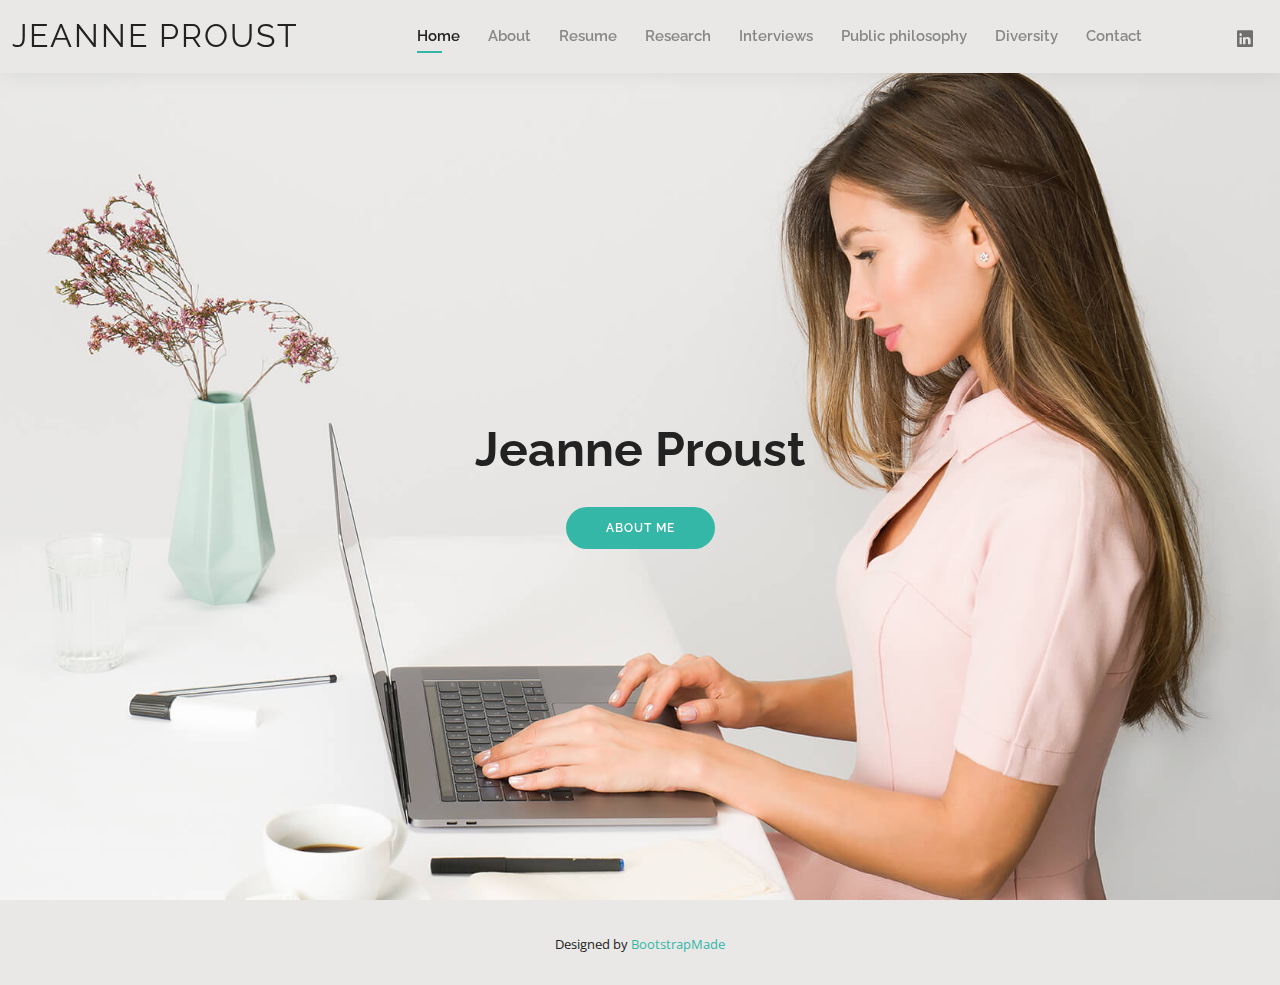
<file: index.html>
<!DOCTYPE html>
<html lang="en">

<head>
  <meta charset="utf-8">
  <meta content="width=device-width, initial-scale=1.0" name="viewport">

  <title>Jeanne Proust</title>
  <meta content="" name="description">
  <meta content="" name="keywords">

  <!-- Favicons -->
  <link href="assets/img/jpicon.png" rel="icon">
  <link href="assets/img/jpicon.png" rel="apple-touch-icon">

  <!-- Google Fonts -->
  <link href="https://fonts.googleapis.com/css?family=Open+Sans:300,300i,400,400i,600,600i,700,700i|Raleway:300,300i,400,400i,500,500i,600,600i,700,700i|Poppins:300,300i,400,400i,500,500i,600,600i,700,700i" rel="stylesheet">

  <!-- Vendor CSS Files -->
  <link href="assets/vendor/aos/aos.css" rel="stylesheet">
  <link href="assets/vendor/bootstrap/css/bootstrap.min.css" rel="stylesheet">
  <link href="assets/vendor/bootstrap-icons/bootstrap-icons.css" rel="stylesheet">
  <link href="assets/vendor/boxicons/css/boxicons.min.css" rel="stylesheet">
  <link href="assets/vendor/glightbox/css/glightbox.min.css" rel="stylesheet">
  <link href="assets/vendor/swiper/swiper-bundle.min.css" rel="stylesheet">

  <!-- Template Main CSS File -->
  <link href="assets/css/style.css" rel="stylesheet">

  <!-- =======================================================
  * Template Name: Kelly - v4.0.1
  * Template URL: https://bootstrapmade.com/kelly-free-bootstrap-cv-resume-html-template/
  * Author: BootstrapMade.com
  * License: https://bootstrapmade.com/license/
  ======================================================== -->
</head>

<body>
 <!-- ======= Header ======= -->
  <header id="header" class="fixed-top">
    <div class="container-fluid d-flex justify-content-between align-items-center">

      <h1 class="logo me-auto me-lg-0"><a href="index.html">Jeanne Proust</a></h1>
      <!-- Uncomment below if you prefer to use an image logo -->
      <!-- <a href="index.html" class="logo"><img src="assets/img/logo.png" alt="" class="img-fluid"></a>-->

      <nav id="navbar" class="navbar order-last order-lg-0">
        <ul>
          <li><a class="active" href="index.html">Home</a></li>
          <li><a href="about.html">About</a></li>
          <li><a href="resume.html">Resume</a></li>
          <li><a href="publications.html">Research</a></li>
          <li><a href="portfolio.html">Interviews</a></li>
          <li><a href="services.html">Public philosophy</a></li>
          <li><a href="diversity.html">Diversity</a></li>          
          <li><a href="contact.html">Contact</a></li>
        </ul>
        <i class="bi bi-list mobile-nav-toggle"></i>
      </nav><!-- .navbar -->

      <div class="header-social-links">
        <a href="https://www.linkedin.com/in/jeanne-proust-74162b40/" target="_blank" class="linkedin"><i class="bi bi-linkedin"></i></i></a>
      </div>

    </div>

  </header><!-- End Header -->

  <!-- ======= Hero Section ======= -->
  <section id="hero" class="d-flex align-items-center">
    <div class="container d-flex flex-column align-items-center" data-aos="zoom-in" data-aos-delay="100">
      <h1>Jeanne Proust</h1>
<!--       <h2>Description?</h2>
      <h2>Bio</h2> -->
      <a href="about.html" class="btn-about">About Me</a>
    </div>
  </section><!-- End Hero -->

  <!-- ======= Footer ======= -->
  <footer id="footer">
    <div class="container">
      <div class="credits">
        <!-- All the links in the footer should remain intact. -->
        <!-- You can delete the links only if you purchased the pro version. -->
        <!-- Licensing information: https://bootstrapmade.com/license/ -->
        <!-- Purchase the pro version with working PHP/AJAX contact form: https://bootstrapmade.com/kelly-free-bootstrap-cv-resume-html-template/ -->
        Designed by <a href="https://bootstrapmade.com/">BootstrapMade</a>
      </div>
    </div>
  </footer><!-- End  Footer -->

  <div id="preloader"></div>
  <a href="#" class="back-to-top d-flex align-items-center justify-content-center"><i class="bi bi-arrow-up-short"></i></a>

  <!-- Vendor JS Files -->
  <script src="assets/vendor/aos/aos.js"></script>
  <script src="assets/vendor/bootstrap/js/bootstrap.bundle.min.js"></script>
  <script src="assets/vendor/glightbox/js/glightbox.min.js"></script>
  <script src="assets/vendor/isotope-layout/isotope.pkgd.min.js"></script>
  <script src="assets/vendor/php-email-form/validate.js"></script>
  <script src="assets/vendor/purecounter/purecounter.js"></script>
  <script src="assets/vendor/swiper/swiper-bundle.min.js"></script>
  <script src="assets/vendor/waypoints/noframework.waypoints.js"></script>

  <!-- Template Main JS File -->
  <script src="assets/js/main.js"></script>

</body>

</html>
</file>
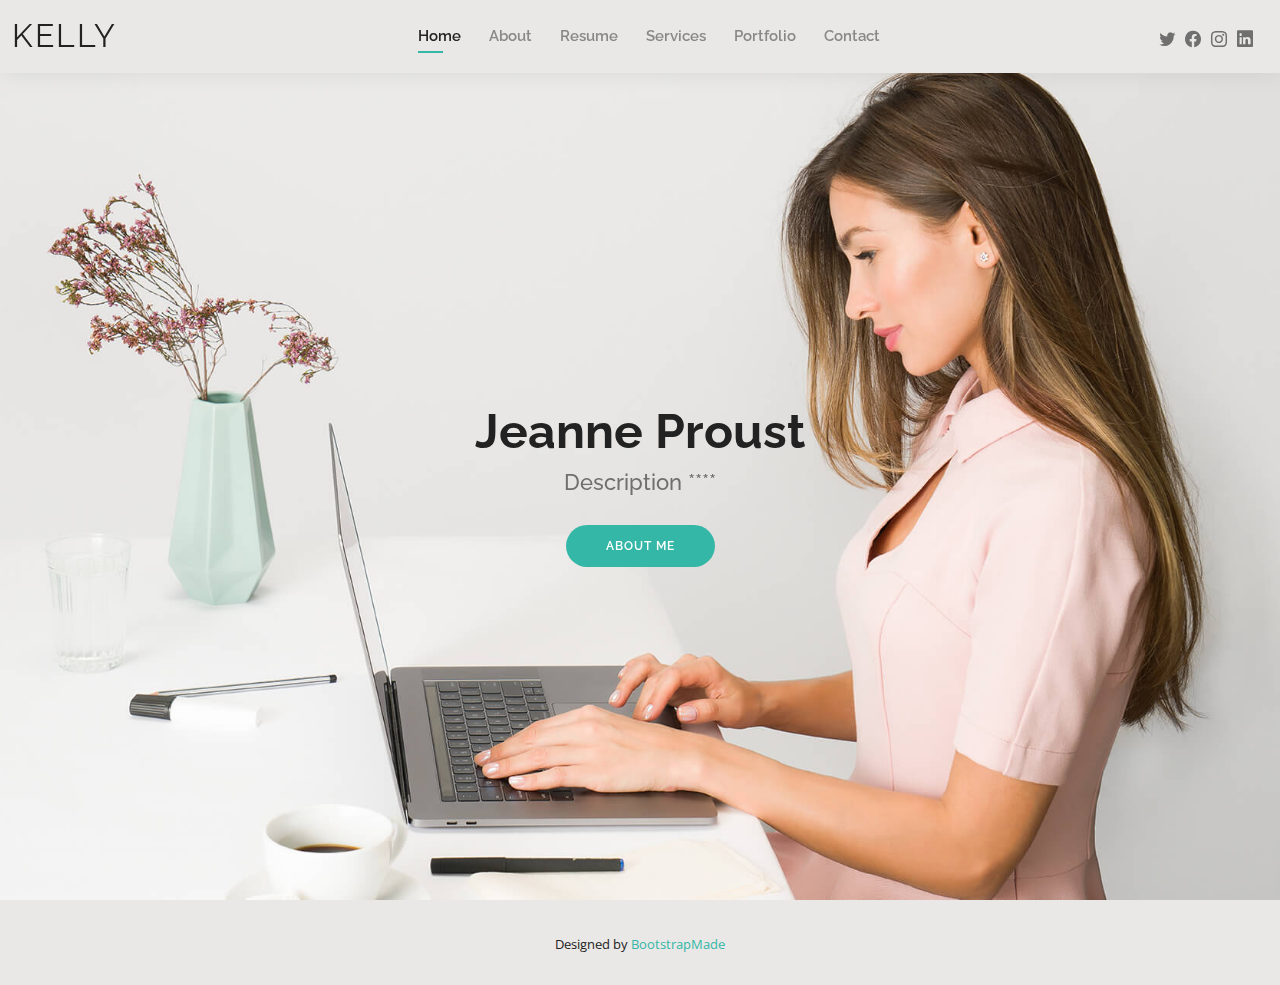
<file: Kelly/index.html>
<!DOCTYPE html>
<html lang="en">

<head>
  <meta charset="utf-8">
  <meta content="width=device-width, initial-scale=1.0" name="viewport">

  <title>Jeanne Proust</title>
  <meta content="" name="description">
  <meta content="" name="keywords">

  <!-- Favicons -->
  <link href="assets/img/favicon.png" rel="icon">
  <link href="assets/img/apple-touch-icon.png" rel="apple-touch-icon">

  <!-- Google Fonts -->
  <link href="https://fonts.googleapis.com/css?family=Open+Sans:300,300i,400,400i,600,600i,700,700i|Raleway:300,300i,400,400i,500,500i,600,600i,700,700i|Poppins:300,300i,400,400i,500,500i,600,600i,700,700i" rel="stylesheet">

  <!-- Vendor CSS Files -->
  <link href="assets/vendor/aos/aos.css" rel="stylesheet">
  <link href="assets/vendor/bootstrap/css/bootstrap.min.css" rel="stylesheet">
  <link href="assets/vendor/bootstrap-icons/bootstrap-icons.css" rel="stylesheet">
  <link href="assets/vendor/boxicons/css/boxicons.min.css" rel="stylesheet">
  <link href="assets/vendor/glightbox/css/glightbox.min.css" rel="stylesheet">
  <link href="assets/vendor/swiper/swiper-bundle.min.css" rel="stylesheet">

  <!-- Template Main CSS File -->
  <link href="assets/css/style.css" rel="stylesheet">

  <!-- =======================================================
  * Template Name: Kelly - v4.0.1
  * Template URL: https://bootstrapmade.com/kelly-free-bootstrap-cv-resume-html-template/
  * Author: BootstrapMade.com
  * License: https://bootstrapmade.com/license/
  ======================================================== -->
</head>

<body>

  <!-- ======= Header ======= -->
  <header id="header" class="fixed-top">
    <div class="container-fluid d-flex justify-content-between align-items-center">

      <h1 class="logo me-auto me-lg-0"><a href="index.html">Kelly</a></h1>
      <!-- Uncomment below if you prefer to use an image logo -->
      <!-- <a href="index.html" class="logo"><img src="assets/img/logo.png" alt="" class="img-fluid"></a>-->

      <nav id="navbar" class="navbar order-last order-lg-0">
        <ul>
          <li><a class="active" href="index.html">Home</a></li>
          <li><a href="about.html">About</a></li>
          <li><a href="resume.html">Resume</a></li>
          <li><a href="services.html">Services</a></li>
          <li><a href="portfolio.html">Portfolio</a></li>
          <li><a href="contact.html">Contact</a></li>
        </ul>
        <i class="bi bi-list mobile-nav-toggle"></i>
      </nav><!-- .navbar -->

      <div class="header-social-links">
        <a href="#" class="twitter"><i class="bi bi-twitter"></i></a>
        <a href="#" class="facebook"><i class="bi bi-facebook"></i></a>
        <a href="#" class="instagram"><i class="bi bi-instagram"></i></a>
        <a href="#" class="linkedin"><i class="bi bi-linkedin"></i></i></a>
      </div>

    </div>

  </header><!-- End Header -->

  <!-- ======= Hero Section ======= -->
  <section id="hero" class="d-flex align-items-center">
    <div class="container d-flex flex-column align-items-center" data-aos="zoom-in" data-aos-delay="100">
      <h1>Jeanne Proust</h1>
      <h2>Description **** </h2>
      <a href="about.html" class="btn-about">About Me</a>
    </div>
  </section><!-- End Hero -->

  <!-- ======= Footer ======= -->
  <footer id="footer">
    <div class="container">
      <div class="credits">
        <!-- All the links in the footer should remain intact. -->
        <!-- You can delete the links only if you purchased the pro version. -->
        <!-- Licensing information: https://bootstrapmade.com/license/ -->
        <!-- Purchase the pro version with working PHP/AJAX contact form: https://bootstrapmade.com/kelly-free-bootstrap-cv-resume-html-template/ -->
        Designed by <a href="https://bootstrapmade.com/">BootstrapMade</a>
      </div>
    </div>
  </footer><!-- End  Footer -->

  <div id="preloader"></div>
  <a href="#" class="back-to-top d-flex align-items-center justify-content-center"><i class="bi bi-arrow-up-short"></i></a>

  <!-- Vendor JS Files -->
  <script src="assets/vendor/aos/aos.js"></script>
  <script src="assets/vendor/bootstrap/js/bootstrap.bundle.min.js"></script>
  <script src="assets/vendor/glightbox/js/glightbox.min.js"></script>
  <script src="assets/vendor/isotope-layout/isotope.pkgd.min.js"></script>
  <script src="assets/vendor/php-email-form/validate.js"></script>
  <script src="assets/vendor/purecounter/purecounter.js"></script>
  <script src="assets/vendor/swiper/swiper-bundle.min.js"></script>
  <script src="assets/vendor/waypoints/noframework.waypoints.js"></script>

  <!-- Template Main JS File -->
  <script src="assets/js/main.js"></script>

</body>

</html>
</file>
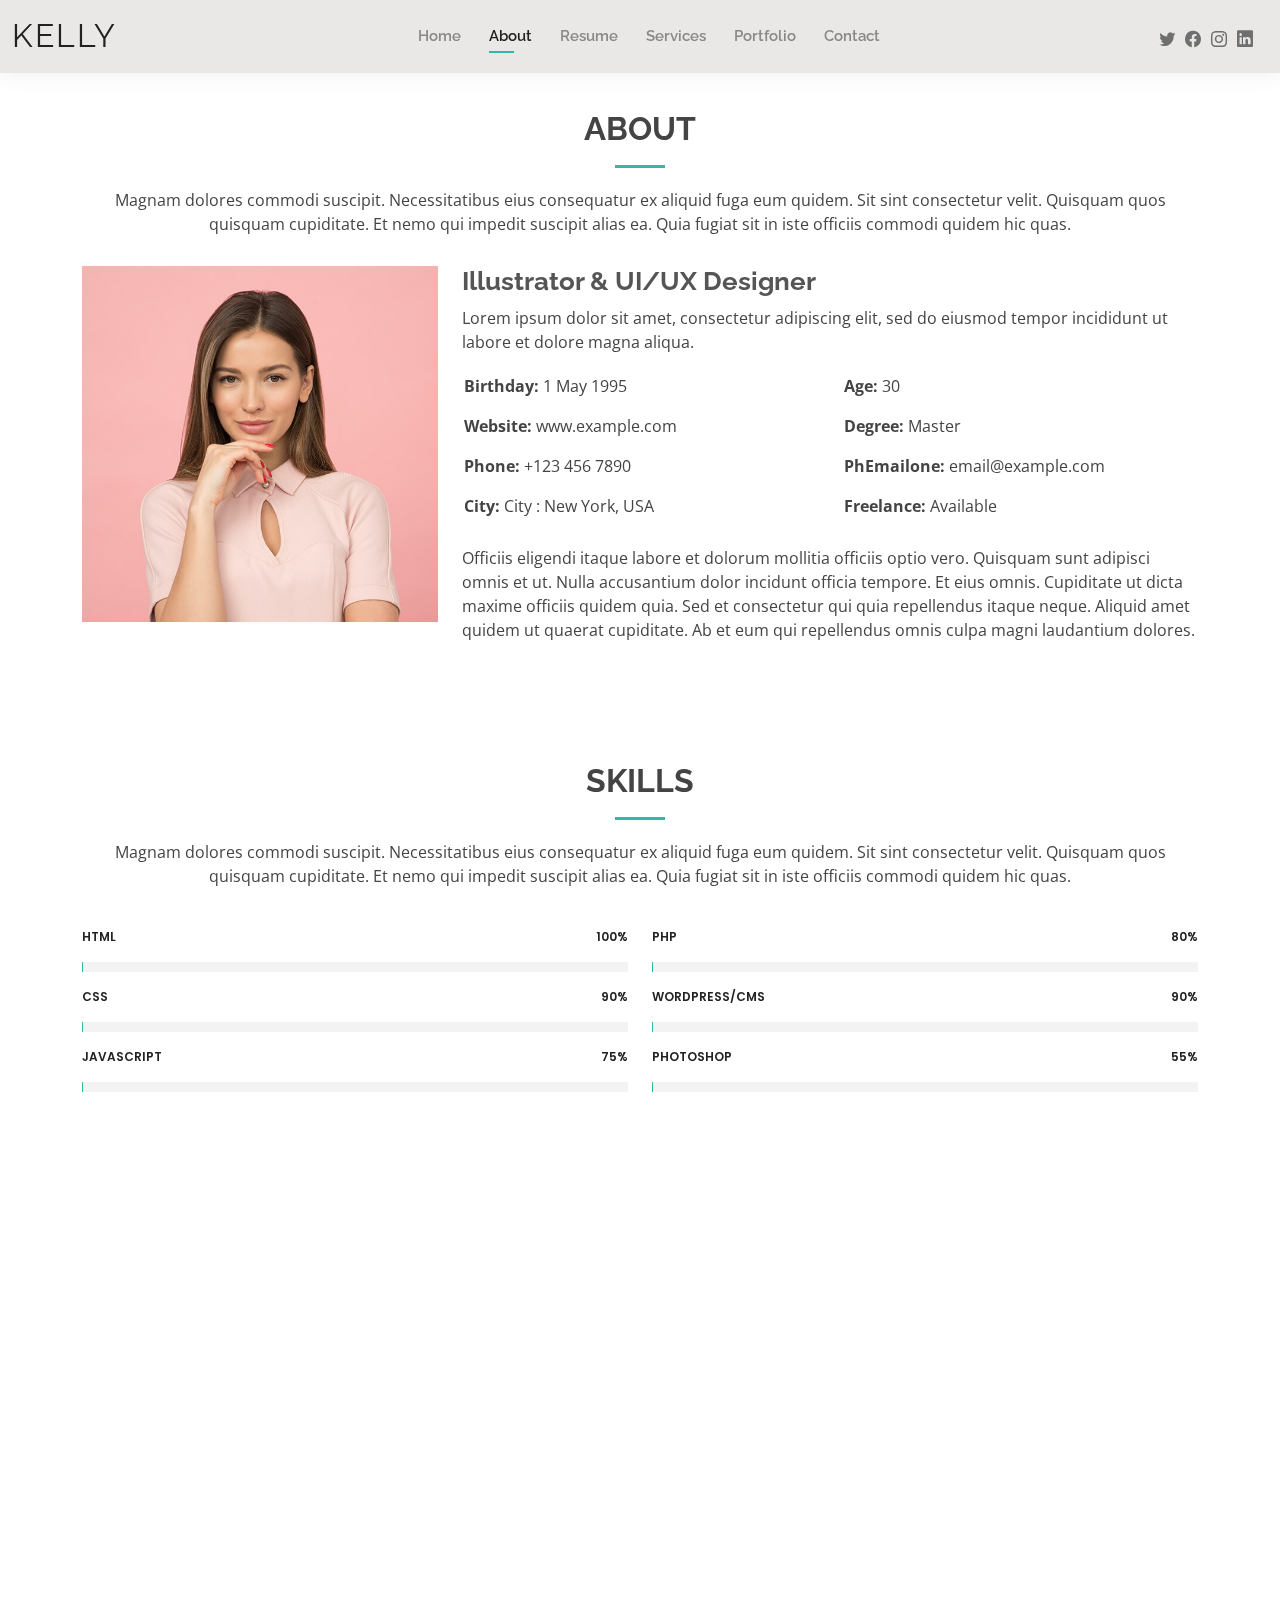
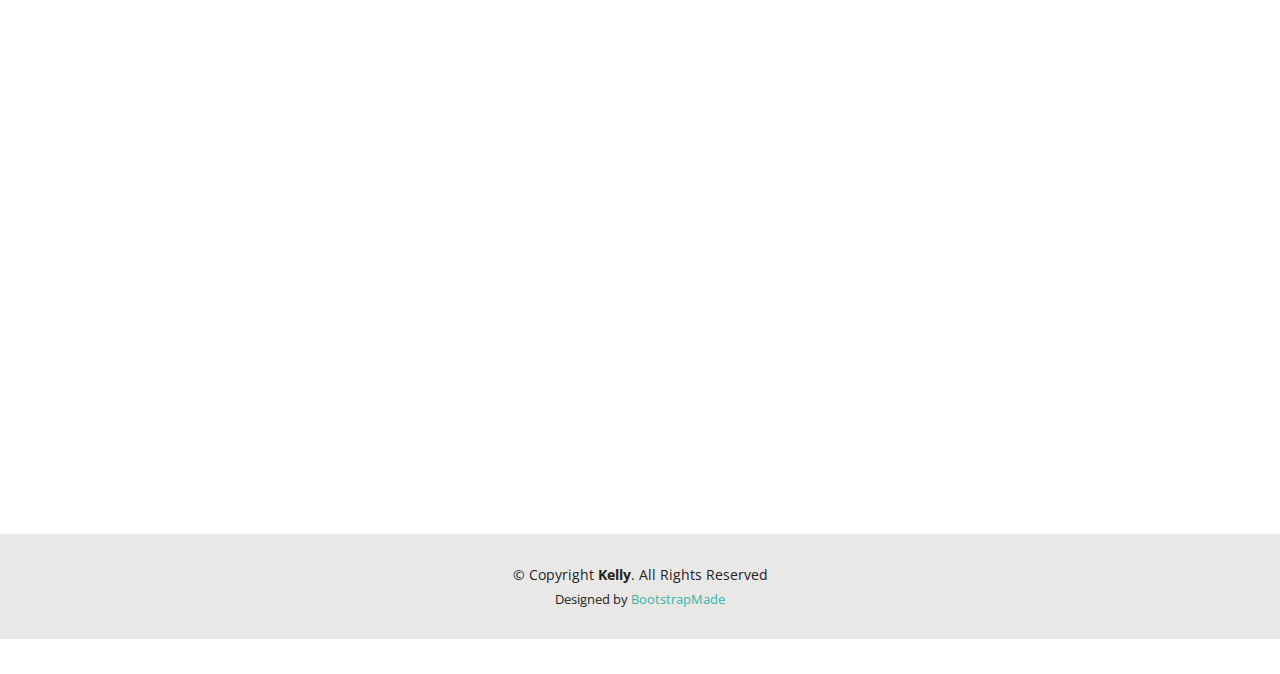
<file: about.html>
<!DOCTYPE html>
<html lang="en">

<head>
  <meta charset="utf-8">
  <meta content="width=device-width, initial-scale=1.0" name="viewport">

  <title>About - Kelly Bootstrap Template</title>
  <meta content="" name="description">
  <meta content="" name="keywords">

  <!-- Favicons -->
  <link href="assets/img/favicon.png" rel="icon">
  <link href="assets/img/apple-touch-icon.png" rel="apple-touch-icon">

  <!-- Google Fonts -->
  <link href="https://fonts.googleapis.com/css?family=Open+Sans:300,300i,400,400i,600,600i,700,700i|Raleway:300,300i,400,400i,500,500i,600,600i,700,700i|Poppins:300,300i,400,400i,500,500i,600,600i,700,700i" rel="stylesheet">

  <!-- Vendor CSS Files -->
  <link href="assets/vendor/aos/aos.css" rel="stylesheet">
  <link href="assets/vendor/bootstrap/css/bootstrap.min.css" rel="stylesheet">
  <link href="assets/vendor/bootstrap-icons/bootstrap-icons.css" rel="stylesheet">
  <link href="assets/vendor/boxicons/css/boxicons.min.css" rel="stylesheet">
  <link href="assets/vendor/glightbox/css/glightbox.min.css" rel="stylesheet">
  <link href="assets/vendor/swiper/swiper-bundle.min.css" rel="stylesheet">

  <!-- Template Main CSS File -->
  <link href="assets/css/style.css" rel="stylesheet">

  <!-- =======================================================
  * Template Name: Kelly - v4.0.1
  * Template URL: https://bootstrapmade.com/kelly-free-bootstrap-cv-resume-html-template/
  * Author: BootstrapMade.com
  * License: https://bootstrapmade.com/license/
  ======================================================== -->
</head>

<body>

  <!-- ======= Header ======= -->
  <header id="header" class="fixed-top">
    <div class="container-fluid d-flex justify-content-between align-items-center">

      <h1 class="logo me-auto me-lg-0"><a href="index.html">Kelly</a></h1>
      <!-- Uncomment below if you prefer to use an image logo -->
      <!-- <a href="index.html" class="logo"><img src="assets/img/logo.png" alt="" class="img-fluid"></a>-->

      <nav id="navbar" class="navbar order-last order-lg-0">
        <ul>
          <li><a href="index.html">Home</a></li>
          <li><a class="active" href="about.html">About</a></li>
          <li><a href="resume.html">Resume</a></li>
          <li><a href="services.html">Services</a></li>
          <li><a href="portfolio.html">Portfolio</a></li>
          <li><a href="contact.html">Contact</a></li>
        </ul>
        <i class="bi bi-list mobile-nav-toggle"></i>
      </nav><!-- .navbar -->

      <div class="header-social-links">
        <a href="#" class="twitter"><i class="bi bi-twitter"></i></a>
        <a href="#" class="facebook"><i class="bi bi-facebook"></i></a>
        <a href="#" class="instagram"><i class="bi bi-instagram"></i></a>
        <a href="#" class="linkedin"><i class="bi bi-linkedin"></i></i></a>
      </div>

    </div>

  </header><!-- End Header -->

  <main id="main">

    <!-- ======= About Section ======= -->
    <section id="about" class="about">
      <div class="container" data-aos="fade-up">

        <div class="section-title">
          <h2>About</h2>
          <p>Magnam dolores commodi suscipit. Necessitatibus eius consequatur ex aliquid fuga eum quidem. Sit sint consectetur velit. Quisquam quos quisquam cupiditate. Et nemo qui impedit suscipit alias ea. Quia fugiat sit in iste officiis commodi quidem hic quas.</p>
        </div>

        <div class="row">
          <div class="col-lg-4">
            <img src="assets/img/about.jpg" class="img-fluid" alt="">
          </div>
          <div class="col-lg-8 pt-4 pt-lg-0 content">
            <h3>Illustrator &amp; UI/UX Designer</h3>
            <p class="font-italic">
              Lorem ipsum dolor sit amet, consectetur adipiscing elit, sed do eiusmod tempor incididunt ut labore et dolore
              magna aliqua.
            </p>
            <div class="row">
              <div class="col-lg-6">
                <ul>
                  <li><i class="bi bi-rounded-right"></i> <strong>Birthday:</strong> 1 May 1995</li>
                  <li><i class="bi bi-rounded-right"></i> <strong>Website:</strong> www.example.com</li>
                  <li><i class="bi bi-rounded-right"></i> <strong>Phone:</strong> +123 456 7890</li>
                  <li><i class="bi bi-rounded-right"></i> <strong>City:</strong> City : New York, USA</li>
                </ul>
              </div>
              <div class="col-lg-6">
                <ul>
                  <li><i class="bi bi-rounded-right"></i> <strong>Age:</strong> 30</li>
                  <li><i class="bi bi-rounded-right"></i> <strong>Degree:</strong> Master</li>
                  <li><i class="bi bi-rounded-right"></i> <strong>PhEmailone:</strong> email@example.com</li>
                  <li><i class="bi bi-rounded-right"></i> <strong>Freelance:</strong> Available</li>
                </ul>
              </div>
            </div>
            <p>
              Officiis eligendi itaque labore et dolorum mollitia officiis optio vero. Quisquam sunt adipisci omnis et ut. Nulla accusantium dolor incidunt officia tempore. Et eius omnis.
              Cupiditate ut dicta maxime officiis quidem quia. Sed et consectetur qui quia repellendus itaque neque. Aliquid amet quidem ut quaerat cupiditate. Ab et eum qui repellendus omnis culpa magni laudantium dolores.
            </p>
          </div>
        </div>

      </div>
    </section><!-- End About Section -->

    <!-- ======= Skills Section ======= -->
    <section id="skills" class="skills">
      <div class="container" data-aos="fade-up">

        <div class="section-title">
          <h2>Skills</h2>
          <p>Magnam dolores commodi suscipit. Necessitatibus eius consequatur ex aliquid fuga eum quidem. Sit sint consectetur velit. Quisquam quos quisquam cupiditate. Et nemo qui impedit suscipit alias ea. Quia fugiat sit in iste officiis commodi quidem hic quas.</p>
        </div>

        <div class="row skills-content">

          <div class="col-lg-6">

            <div class="progress">
              <span class="skill">HTML <i class="val">100%</i></span>
              <div class="progress-bar-wrap">
                <div class="progress-bar" role="progressbar" aria-valuenow="100" aria-valuemin="0" aria-valuemax="100"></div>
              </div>
            </div>

            <div class="progress">
              <span class="skill">CSS <i class="val">90%</i></span>
              <div class="progress-bar-wrap">
                <div class="progress-bar" role="progressbar" aria-valuenow="90" aria-valuemin="0" aria-valuemax="100"></div>
              </div>
            </div>

            <div class="progress">
              <span class="skill">JavaScript <i class="val">75%</i></span>
              <div class="progress-bar-wrap">
                <div class="progress-bar" role="progressbar" aria-valuenow="75" aria-valuemin="0" aria-valuemax="100"></div>
              </div>
            </div>

          </div>

          <div class="col-lg-6">

            <div class="progress">
              <span class="skill">PHP <i class="val">80%</i></span>
              <div class="progress-bar-wrap">
                <div class="progress-bar" role="progressbar" aria-valuenow="80" aria-valuemin="0" aria-valuemax="100"></div>
              </div>
            </div>

            <div class="progress">
              <span class="skill">WordPress/CMS <i class="val">90%</i></span>
              <div class="progress-bar-wrap">
                <div class="progress-bar" role="progressbar" aria-valuenow="90" aria-valuemin="0" aria-valuemax="100"></div>
              </div>
            </div>

            <div class="progress">
              <span class="skill">Photoshop <i class="val">55%</i></span>
              <div class="progress-bar-wrap">
                <div class="progress-bar" role="progressbar" aria-valuenow="55" aria-valuemin="0" aria-valuemax="100"></div>
              </div>
            </div>

          </div>

        </div>

      </div>
    </section><!-- End Skills Section -->

    <!-- ======= Facts Section ======= -->
    <section id="facts" class="facts">
      <div class="container" data-aos="fade-up">

        <div class="section-title">
          <h2>Facts</h2>
          <p>Magnam dolores commodi suscipit. Necessitatibus eius consequatur ex aliquid fuga eum quidem. Sit sint consectetur velit. Quisquam quos quisquam cupiditate. Et nemo qui impedit suscipit alias ea. Quia fugiat sit in iste officiis commodi quidem hic quas.</p>
        </div>

        <div class="row counters">

          <div class="col-lg-3 col-6 text-center">
            <span data-purecounter-start="0" data-purecounter-end="232" data-purecounter-duration="1" class="purecounter"></span>
            <p>Clients</p>
          </div>

          <div class="col-lg-3 col-6 text-center">
            <span data-purecounter-start="0" data-purecounter-end="521" data-purecounter-duration="1" class="purecounter"></span>
            <p>Projects</p>
          </div>

          <div class="col-lg-3 col-6 text-center">
            <span data-purecounter-start="0" data-purecounter-end="1463" data-purecounter-duration="1" class="purecounter"></span>
            <p>Hours Of Support</p>
          </div>

          <div class="col-lg-3 col-6 text-center">
            <span data-purecounter-start="0" data-purecounter-end="15" data-purecounter-duration="1" class="purecounter"></span>
            <p>Hard Workers</p>
          </div>

        </div>

      </div>
    </section><!-- End Facts Section -->

    <!-- ======= Testimonials Section ======= -->
    <section id="testimonials" class="testimonials">
      <div class="container" data-aos="fade-up">

        <div class="section-title">
          <h2>Testimonials</h2>
          <p>Magnam dolores commodi suscipit. Necessitatibus eius consequatur ex aliquid fuga eum quidem. Sit sint consectetur velit. Quisquam quos quisquam cupiditate. Et nemo qui impedit suscipit alias ea. Quia fugiat sit in iste officiis commodi quidem hic quas.</p>
        </div>

        <div class="testimonials-slider swiper-container" data-aos="fade-up" data-aos-delay="100">
          <div class="swiper-wrapper">

            <div class="swiper-slide">
              <div class="testimonial-item">
                <img src="assets/img/testimonials/testimonials-1.jpg" class="testimonial-img" alt="">
                <h3>Saul Goodman</h3>
                <h4>Ceo &amp; Founder</h4>
                <p>
                  <i class="bx bxs-quote-alt-left quote-icon-left"></i>
                  Proin iaculis purus consequat sem cure digni ssim donec porttitora entum suscipit rhoncus. Accusantium quam, ultricies eget id, aliquam eget nibh et. Maecen aliquam, risus at semper.
                  <i class="bx bxs-quote-alt-right quote-icon-right"></i>
                </p>
              </div>
            </div><!-- End testimonial item -->

            <div class="swiper-slide">
              <div class="testimonial-item">
                <img src="assets/img/testimonials/testimonials-2.jpg" class="testimonial-img" alt="">
                <h3>Sara Wilsson</h3>
                <h4>Designer</h4>
                <p>
                  <i class="bx bxs-quote-alt-left quote-icon-left"></i>
                  Export tempor illum tamen malis malis eram quae irure esse labore quem cillum quid cillum eram malis quorum velit fore eram velit sunt aliqua noster fugiat irure amet legam anim culpa.
                  <i class="bx bxs-quote-alt-right quote-icon-right"></i>
                </p>
              </div>
            </div><!-- End testimonial item -->

            <div class="swiper-slide">
              <div class="testimonial-item">
                <img src="assets/img/testimonials/testimonials-3.jpg" class="testimonial-img" alt="">
                <h3>Jena Karlis</h3>
                <h4>Store Owner</h4>
                <p>
                  <i class="bx bxs-quote-alt-left quote-icon-left"></i>
                  Enim nisi quem export duis labore cillum quae magna enim sint quorum nulla quem veniam duis minim tempor labore quem eram duis noster aute amet eram fore quis sint minim.
                  <i class="bx bxs-quote-alt-right quote-icon-right"></i>
                </p>
              </div>
            </div><!-- End testimonial item -->

            <div class="swiper-slide">
              <div class="testimonial-item">
                <img src="assets/img/testimonials/testimonials-4.jpg" class="testimonial-img" alt="">
                <h3>Matt Brandon</h3>
                <h4>Freelancer</h4>
                <p>
                  <i class="bx bxs-quote-alt-left quote-icon-left"></i>
                  Fugiat enim eram quae cillum dolore dolor amet nulla culpa multos export minim fugiat minim velit minim dolor enim duis veniam ipsum anim magna sunt elit fore quem dolore labore illum veniam.
                  <i class="bx bxs-quote-alt-right quote-icon-right"></i>
                </p>
              </div>
            </div><!-- End testimonial item -->

            <div class="swiper-slide">
              <div class="testimonial-item">
                <img src="assets/img/testimonials/testimonials-5.jpg" class="testimonial-img" alt="">
                <h3>John Larson</h3>
                <h4>Entrepreneur</h4>
                <p>
                  <i class="bx bxs-quote-alt-left quote-icon-left"></i>
                  Quis quorum aliqua sint quem legam fore sunt eram irure aliqua veniam tempor noster veniam enim culpa labore duis sunt culpa nulla illum cillum fugiat legam esse veniam culpa fore nisi cillum quid.
                  <i class="bx bxs-quote-alt-right quote-icon-right"></i>
                </p>
              </div>
            </div><!-- End testimonial item -->

          </div>
          <div class="swiper-pagination"></div>
        </div>

      </div>
    </section><!-- End Testimonials Section -->

  </main><!-- End #main -->

  <!-- ======= Footer ======= -->
  <footer id="footer">
    <div class="container">
      <div class="copyright">
        &copy; Copyright <strong><span>Kelly</span></strong>. All Rights Reserved
      </div>
      <div class="credits">
        <!-- All the links in the footer should remain intact. -->
        <!-- You can delete the links only if you purchased the pro version. -->
        <!-- Licensing information: https://bootstrapmade.com/license/ -->
        <!-- Purchase the pro version with working PHP/AJAX contact form: https://bootstrapmade.com/kelly-free-bootstrap-cv-resume-html-template/ -->
        Designed by <a href="https://bootstrapmade.com/">BootstrapMade</a>
      </div>
    </div>
  </footer><!-- End  Footer -->

  <div id="preloader"></div>
  <a href="#" class="back-to-top d-flex align-items-center justify-content-center"><i class="bi bi-arrow-up-short"></i></a>

  <!-- Vendor JS Files -->
  <script src="assets/vendor/aos/aos.js"></script>
  <script src="assets/vendor/bootstrap/js/bootstrap.bundle.min.js"></script>
  <script src="assets/vendor/glightbox/js/glightbox.min.js"></script>
  <script src="assets/vendor/isotope-layout/isotope.pkgd.min.js"></script>
  <script src="assets/vendor/php-email-form/validate.js"></script>
  <script src="assets/vendor/purecounter/purecounter.js"></script>
  <script src="assets/vendor/swiper/swiper-bundle.min.js"></script>
  <script src="assets/vendor/waypoints/noframework.waypoints.js"></script>

  <!-- Template Main JS File -->
  <script src="assets/js/main.js"></script>

</body>

</html>
</file>
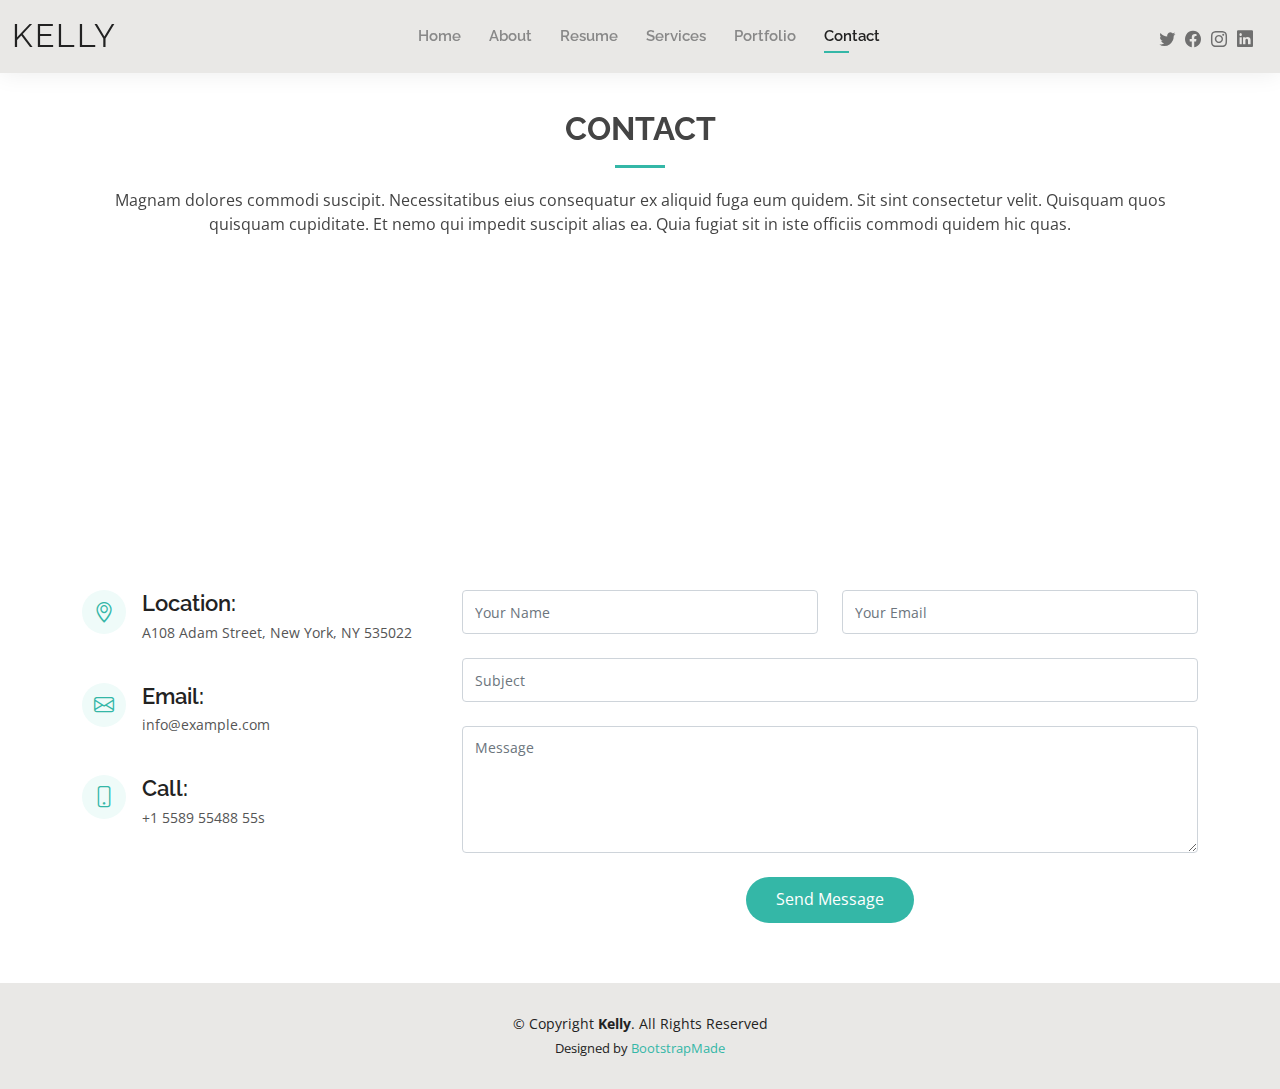
<file: contact.html>
<!DOCTYPE html>
<html lang="en">

<head>
  <meta charset="utf-8">
  <meta content="width=device-width, initial-scale=1.0" name="viewport">

  <title>Contact - Kelly Bootstrap Template</title>
  <meta content="" name="description">
  <meta content="" name="keywords">

  <!-- Favicons -->
  <link href="assets/img/favicon.png" rel="icon">
  <link href="assets/img/apple-touch-icon.png" rel="apple-touch-icon">

  <!-- Google Fonts -->
  <link href="https://fonts.googleapis.com/css?family=Open+Sans:300,300i,400,400i,600,600i,700,700i|Raleway:300,300i,400,400i,500,500i,600,600i,700,700i|Poppins:300,300i,400,400i,500,500i,600,600i,700,700i" rel="stylesheet">

  <!-- Vendor CSS Files -->
  <link href="assets/vendor/aos/aos.css" rel="stylesheet">
  <link href="assets/vendor/bootstrap/css/bootstrap.min.css" rel="stylesheet">
  <link href="assets/vendor/bootstrap-icons/bootstrap-icons.css" rel="stylesheet">
  <link href="assets/vendor/boxicons/css/boxicons.min.css" rel="stylesheet">
  <link href="assets/vendor/glightbox/css/glightbox.min.css" rel="stylesheet">
  <link href="assets/vendor/swiper/swiper-bundle.min.css" rel="stylesheet">

  <!-- Template Main CSS File -->
  <link href="assets/css/style.css" rel="stylesheet">

  <!-- =======================================================
  * Template Name: Kelly - v4.0.1
  * Template URL: https://bootstrapmade.com/kelly-free-bootstrap-cv-resume-html-template/
  * Author: BootstrapMade.com
  * License: https://bootstrapmade.com/license/
  ======================================================== -->
</head>

<body>

  <!-- ======= Header ======= -->
  <header id="header" class="fixed-top">
    <div class="container-fluid d-flex justify-content-between align-items-center">

      <h1 class="logo me-auto me-lg-0"><a href="index.html">Kelly</a></h1>
      <!-- Uncomment below if you prefer to use an image logo -->
      <!-- <a href="index.html" class="logo"><img src="assets/img/logo.png" alt="" class="img-fluid"></a>-->

      <nav id="navbar" class="navbar order-last order-lg-0">
        <ul>
          <li><a href="index.html">Home</a></li>
          <li><a href="about.html">About</a></li>
          <li><a href="resume.html">Resume</a></li>
          <li><a href="services.html">Services</a></li>
          <li><a href="portfolio.html">Portfolio</a></li>
          <li><a class="active" href="contact.html">Contact</a></li>
        </ul>
        <i class="bi bi-list mobile-nav-toggle"></i>
      </nav><!-- .navbar -->

      <div class="header-social-links">
        <a href="#" class="twitter"><i class="bi bi-twitter"></i></a>
        <a href="#" class="facebook"><i class="bi bi-facebook"></i></a>
        <a href="#" class="instagram"><i class="bi bi-instagram"></i></a>
        <a href="#" class="linkedin"><i class="bi bi-linkedin"></i></i></a>
      </div>

    </div>

  </header><!-- End Header -->

  <main id="main">

    <!-- ======= Contact Section ======= -->
    <section id="contact" class="contact">
      <div class="container" data-aos="fade-up">

        <div class="section-title">
          <h2>Contact</h2>
          <p>Magnam dolores commodi suscipit. Necessitatibus eius consequatur ex aliquid fuga eum quidem. Sit sint consectetur velit. Quisquam quos quisquam cupiditate. Et nemo qui impedit suscipit alias ea. Quia fugiat sit in iste officiis commodi quidem hic quas.</p>
        </div>

        <div>
          <iframe style="border:0; width: 100%; height: 270px;" src="https://www.google.com/maps/embed?pb=!1m14!1m8!1m3!1d12097.433213460943!2d-74.0062269!3d40.7101282!3m2!1i1024!2i768!4f13.1!3m3!1m2!1s0x0%3A0xb89d1fe6bc499443!2sDowntown+Conference+Center!5e0!3m2!1smk!2sbg!4v1539943755621" frameborder="0" allowfullscreen></iframe>
        </div>

        <div class="row mt-5">

          <div class="col-lg-4">
            <div class="info">
              <div class="address">
                <i class="bi bi-geo-alt"></i>
                <h4>Location:</h4>
                <p>A108 Adam Street, New York, NY 535022</p>
              </div>

              <div class="email">
                <i class="bi bi-envelope"></i>
                <h4>Email:</h4>
                <p>info@example.com</p>
              </div>

              <div class="phone">
                <i class="bi bi-phone"></i>
                <h4>Call:</h4>
                <p>+1 5589 55488 55s</p>
              </div>

            </div>

          </div>

          <div class="col-lg-8 mt-5 mt-lg-0">

            <form action="forms/contact.php" method="post" role="form" class="php-email-form">
              <div class="row">
                <div class="col-md-6 form-group">
                  <input type="text" name="name" class="form-control" id="name" placeholder="Your Name" required>
                </div>
                <div class="col-md-6 form-group mt-3 mt-md-0">
                  <input type="email" class="form-control" name="email" id="email" placeholder="Your Email" required>
                </div>
              </div>
              <div class="form-group mt-3">
                <input type="text" class="form-control" name="subject" id="subject" placeholder="Subject" required>
              </div>
              <div class="form-group mt-3">
                <textarea class="form-control" name="message" rows="5" placeholder="Message" required></textarea>
              </div>
              <div class="my-3">
                <div class="loading">Loading</div>
                <div class="error-message"></div>
                <div class="sent-message">Your message has been sent. Thank you!</div>
              </div>
              <div class="text-center"><button type="submit">Send Message</button></div>
            </form>

          </div>

        </div>

      </div>
    </section><!-- End Contact Section -->

  </main><!-- End #main -->

  <!-- ======= Footer ======= -->
  <footer id="footer">
    <div class="container">
      <div class="copyright">
        &copy; Copyright <strong><span>Kelly</span></strong>. All Rights Reserved
      </div>
      <div class="credits">
        <!-- All the links in the footer should remain intact. -->
        <!-- You can delete the links only if you purchased the pro version. -->
        <!-- Licensing information: https://bootstrapmade.com/license/ -->
        <!-- Purchase the pro version with working PHP/AJAX contact form: https://bootstrapmade.com/kelly-free-bootstrap-cv-resume-html-template/ -->
        Designed by <a href="https://bootstrapmade.com/">BootstrapMade</a>
      </div>
    </div>
  </footer><!-- End  Footer -->

  <div id="preloader"></div>
  <a href="#" class="back-to-top d-flex align-items-center justify-content-center"><i class="bi bi-arrow-up-short"></i></a>

  <!-- Vendor JS Files -->
  <script src="assets/vendor/aos/aos.js"></script>
  <script src="assets/vendor/bootstrap/js/bootstrap.bundle.min.js"></script>
  <script src="assets/vendor/glightbox/js/glightbox.min.js"></script>
  <script src="assets/vendor/isotope-layout/isotope.pkgd.min.js"></script>
  <script src="assets/vendor/php-email-form/validate.js"></script>
  <script src="assets/vendor/purecounter/purecounter.js"></script>
  <script src="assets/vendor/swiper/swiper-bundle.min.js"></script>
  <script src="assets/vendor/waypoints/noframework.waypoints.js"></script>

  <!-- Template Main JS File -->
  <script src="assets/js/main.js"></script>

</body>

</html>
</file>
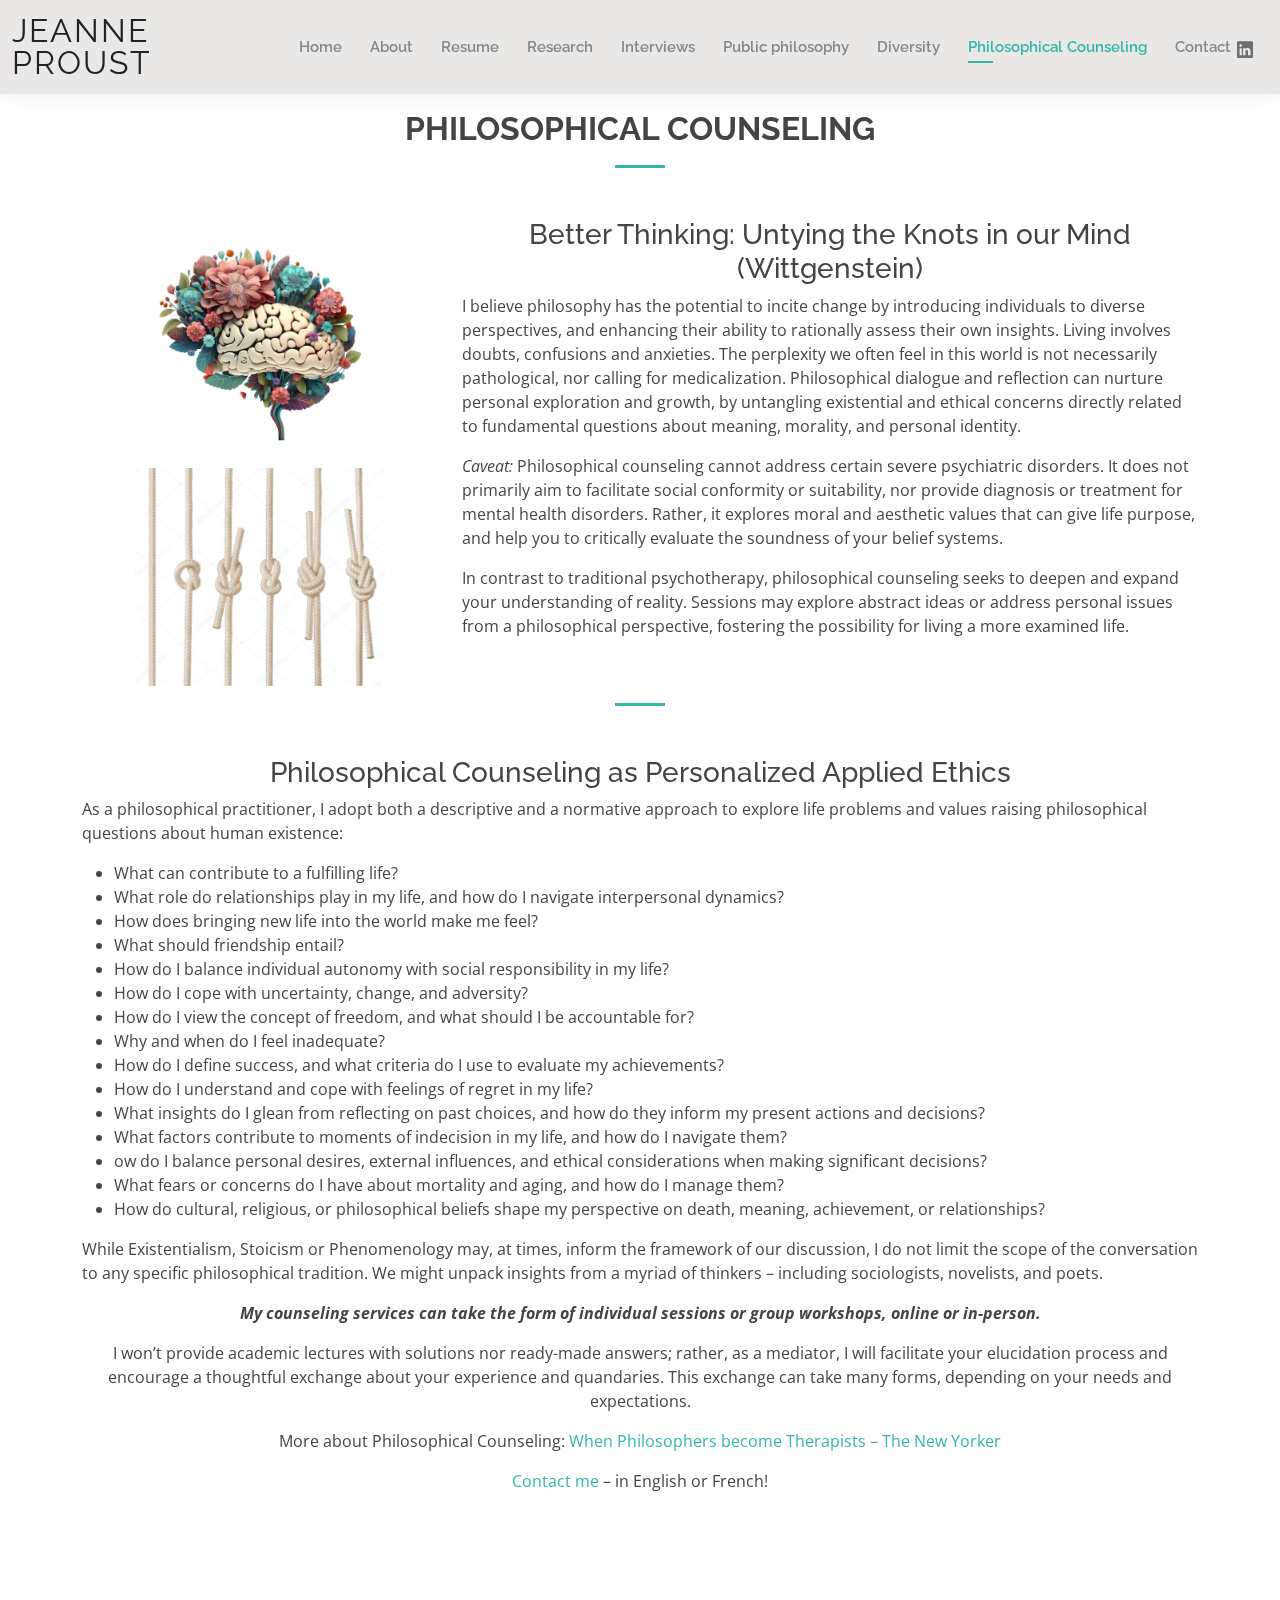
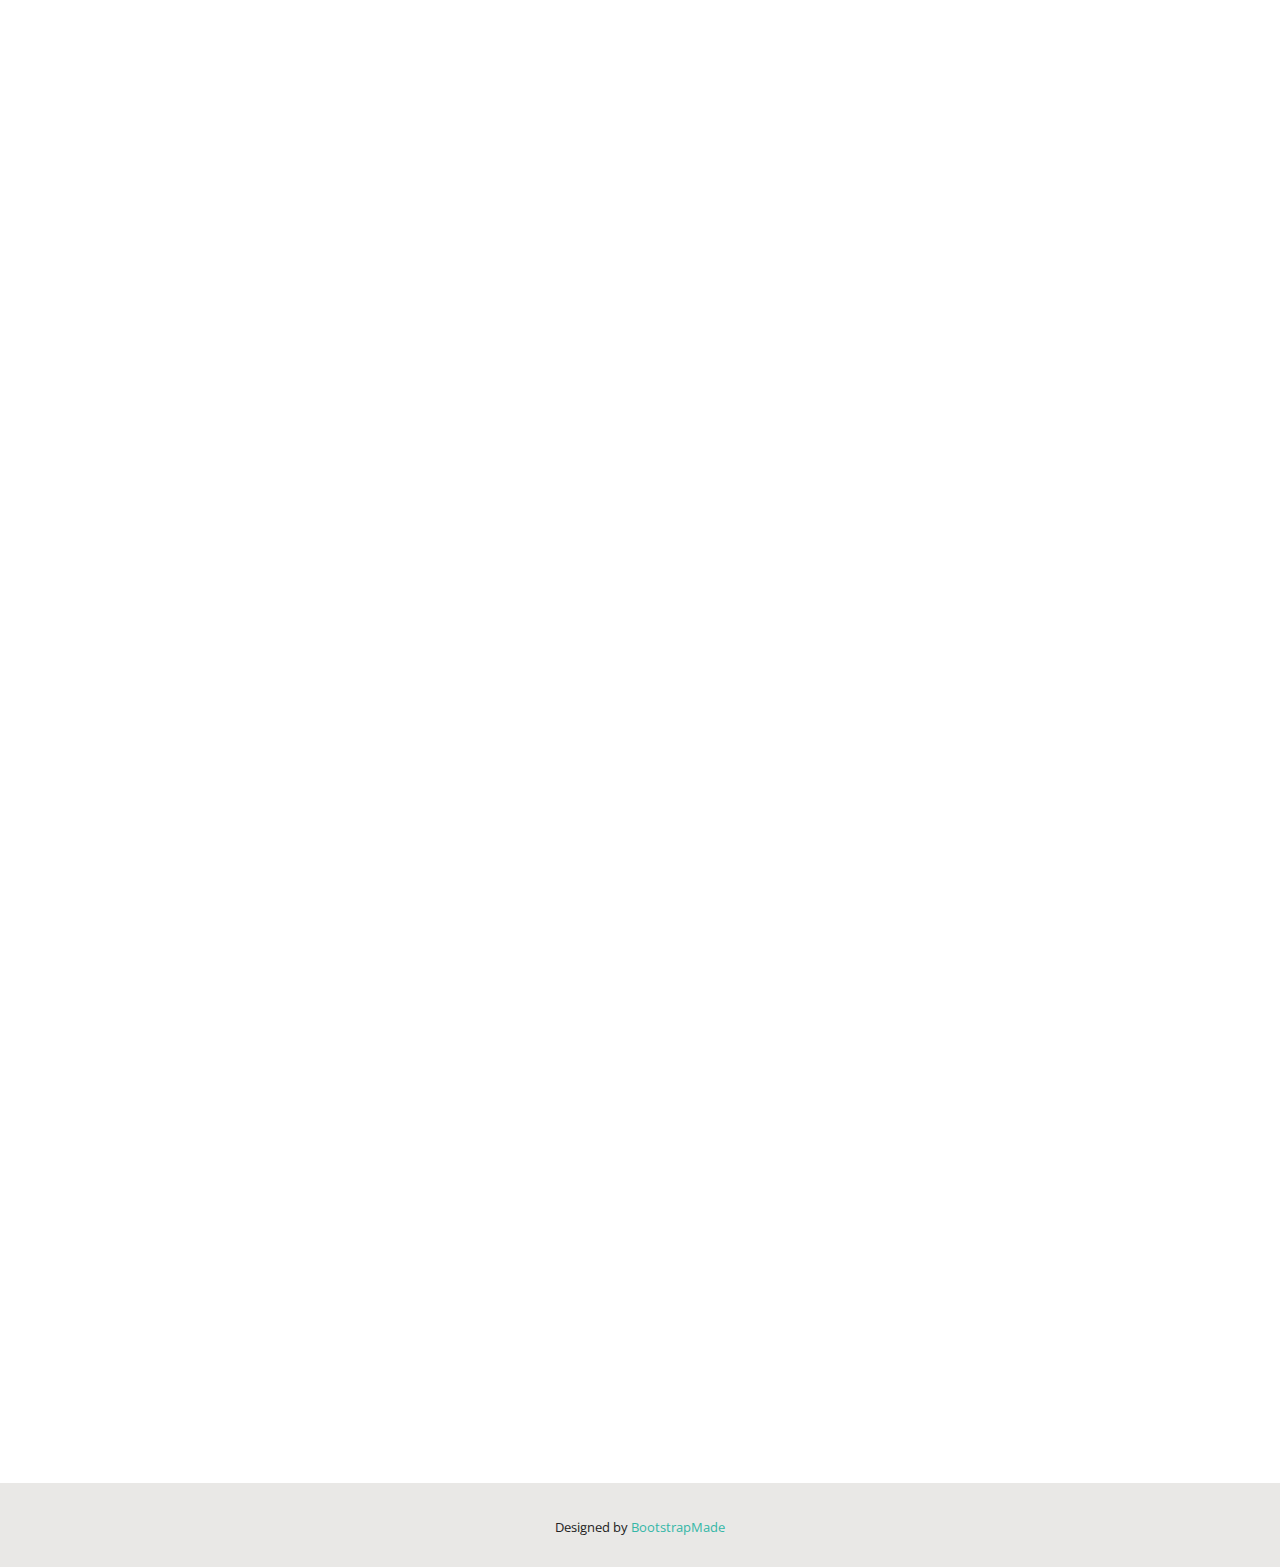
<file: counseling.html>
<!DOCTYPE html>
<html lang="en">

<head>
  <meta charset="utf-8">
  <meta content="width=device-width, initial-scale=1.0" name="viewport">

  <title>Philosophical Counseling - Jeanne Proust</title>
  <meta content="" name="description">
  <meta content="" name="keywords">

    <script src="https://code.jquery.com/jquery-3.2.1.slim.min.js" integrity="sha384-KJ3o2DKtIkvYIK3UENzmM7KCkRr/rE9/Qpg6aAZGJwFDMVNA/GpGFF93hXpG5KkN" crossorigin="anonymous"></script>
<script src="https://cdnjs.cloudflare.com/ajax/libs/popper.js/1.12.9/umd/popper.min.js" integrity="sha384-ApNbgh9B+Y1QKtv3Rn7W3mgPxhU9K/ScQsAP7hUibX39j7fakFPskvXusvfa0b4Q" crossorigin="anonymous"></script>
<script src="https://maxcdn.bootstrapcdn.com/bootstrap/4.0.0/js/bootstrap.min.js" integrity="sha384-JZR6Spejh4U02d8jOt6vLEHfe/JQGiRRSQQxSfFWpi1MquVdAyjUar5+76PVCmYl" crossorigin="anonymous"></script>


  <!-- Favicons -->
  <link href="assets/img/favicon.png" rel="icon">
  <link href="assets/img/apple-touch-icon.png" rel="apple-touch-icon">

  <!-- Google Fonts -->
  <link href="https://fonts.googleapis.com/css?family=Open+Sans:300,300i,400,400i,600,600i,700,700i|Raleway:300,300i,400,400i,500,500i,600,600i,700,700i|Poppins:300,300i,400,400i,500,500i,600,600i,700,700i" rel="stylesheet">

  <!-- Vendor CSS Files -->
  <link href="assets/vendor/aos/aos.css" rel="stylesheet">
  <link href="assets/vendor/bootstrap/css/bootstrap.min.css" rel="stylesheet">
  <link href="assets/vendor/bootstrap-icons/bootstrap-icons.css" rel="stylesheet">
  <link href="assets/vendor/boxicons/css/boxicons.min.css" rel="stylesheet">
  <link href="assets/vendor/glightbox/css/glightbox.min.css" rel="stylesheet">
  <link href="assets/vendor/swiper/swiper-bundle.min.css" rel="stylesheet">

  <!-- Template Main CSS File -->
  <link href="assets/css/style.css" rel="stylesheet">

  <!-- =======================================================
  * Template Name: Kelly - v4.0.1
  * Template URL: https://bootstrapmade.com/kelly-free-bootstrap-cv-resume-html-template/
  * Author: BootstrapMade.com
  * License: https://bootstrapmade.com/license/
  ======================================================== -->
</head>

<body>
 <!-- ======= Header ======= -->
  <header id="header" class="fixed-top">
    <div class="container-fluid d-flex justify-content-between align-items-center">

      <h1 class="logo me-auto me-lg-0"><a href="index.html">Jeanne Proust</a></h1>
      <!-- Uncomment below if you prefer to use an image logo -->
      <!-- <a href="index.html" class="logo"><img src="assets/img/logo.png" alt="" class="img-fluid"></a>-->

      <nav id="navbar" class="navbar order-last order-lg-0">
        <ul>
          <li><a href="index.html">Home</a></li>
          <li><a href="about.html">About</a></li>
          <li><a href="resume.html">Resume</a></li>
          <li><a href="publications.html">Research</a></li>
          <li><a href="portfolio.html">Interviews</a></li>
          <li><a href="services.html">Public philosophy</a></li>
          <li><a href="diversity.html">Diversity</a></li>
          <li><a class="active" style="color: #34b7a7;" href="counseling.html">Philosophical Counseling</a></li>
          <li><a href="contact.html">Contact</a></li>
        </ul>
        <i class="bi bi-list mobile-nav-toggle"></i>
      </nav><!-- .navbar -->

      <div class="header-social-links">
        <a href="https://www.linkedin.com/in/jeanne-proust-74162b40/" target="_blank" class="linkedin"><i class="bi bi-linkedin"></i></i></a>
      </div>

    </div>

  </header><!-- End Header -->

  <main id="main">

    <!-- ======= About Section ======= -->
    <section id="counseling" class="counseling">
      <div class="container" data-aos="fade-up">

        <div class="section-title">
          <h2>Philosophical Counseling</h2>
  
        </div>

        <div class="row">
          <div class="col-lg-4">
            <div class="text-center"><img src="assets/img/blossombrain.jpeg" class="img-fluid" style="max-width:250px" alt=""> </div>

            <div class="text-center"><img src="assets/img/knots.jpeg" class="img-fluid" style="max-width:250px" alt=""> </div>
            
          </div>
          <div class="col-lg-8 pt-4 pt-lg-0 content">

            <h3><center>Better Thinking: Untying the Knots in our Mind (Wittgenstein)</h3></center>

            <p>I believe philosophy has the potential to incite change by introducing individuals to diverse perspectives, and enhancing their ability to rationally assess their own insights. Living involves doubts, confusions and anxieties. The perplexity we often feel in this world is not necessarily pathological, nor calling for medicalization. Philosophical dialogue and reflection can nurture personal exploration and growth, by untangling existential and ethical concerns directly related to fundamental questions about meaning, morality, and personal identity.</p>
            <p><i>Caveat:</i> Philosophical counseling cannot address certain severe psychiatric disorders. It does not primarily aim to facilitate social conformity or suitability, nor provide diagnosis or treatment for mental health disorders. Rather, it explores moral and aesthetic values that can give life purpose, and help you to critically evaluate the soundness of your belief systems.</p>

            <p>In contrast to traditional psychotherapy, philosophical counseling seeks to deepen and expand your understanding of reality. Sessions may explore abstract ideas or address personal issues from a philosophical perspective, fostering the possibility for living a more examined life.</p>

          </div>
      <div class="container" data-aos="fade-up">

          <div class="section-title">  
            <h2> </h2></div>

            <h3><center>Philosophical Counseling as Personalized Applied Ethics</h3></center>

            <p>As a philosophical practitioner, I adopt both a descriptive and a normative approach to explore life problems and values raising philosophical questions about human existence:</p>

            <ul>
              <li>What can contribute to a fulfilling life?</li>

              <li>What role do relationships play in my life, and how do I navigate interpersonal dynamics?</li>

              <li>How does bringing new life into the world make me feel?</li>

              <li>What should friendship entail?</li>

              <li>How do I balance individual autonomy with social responsibility in my life?</li>

              <li>How do I cope with uncertainty, change, and adversity?</li>

              <li>How do I view the concept of freedom, and what should I be accountable for?</li>

              <li>Why and when do I feel inadequate?</li>

              <li>How do I define success, and what criteria do I use to evaluate my achievements?</li>

              <li>How do I understand and cope with feelings of regret in my life?</li>

              <li>What insights do I glean from reflecting on past choices, and how do they inform my present actions and decisions?</li>

              <li>What factors contribute to moments of indecision in my life, and how do I navigate them?</li>

              <li>ow do I balance personal desires, external influences, and ethical considerations when making significant decisions?</li>

              <li>What fears or concerns do I have about mortality and aging, and how do I manage them?</li>

              <li>How do cultural, religious, or philosophical beliefs shape my perspective on death, meaning, achievement, or relationships?</li>
            </ul>

          <p>While Existentialism, Stoicism or Phenomenology may, at times, inform the framework of our discussion, I do not limit the scope of the conversation to any specific philosophical tradition. We might unpack insights from a myriad of thinkers – including sociologists, novelists, and poets.</p>

          <center><p><b><i>My counseling services can take the form of individual sessions or group workshops, online or in-person.</i></b></p>

          <p>I won’t provide academic lectures with solutions nor ready-made answers; rather, as a mediator, I will facilitate your elucidation process and encourage a thoughtful exchange about your experience and quandaries. This exchange can take many forms, depending on your needs and expectations.</p>

          <p>More about Philosophical Counseling:  <a href= "https://www.newyorker.com/culture/annals-of-inquiry/when-philosophers-become-therapists">When Philosophers become Therapists – The New Yorker</a></p>

          <p><a href= "https://jeanneproust.github.io/contact.html">Contact me</a> – in English or French!</p></center>

          </div>
        </div>

      <div class="container" data-aos="fade-up">

          <div class="section-title">  
            <h2> </h2></div>

            <h3><center>Testimonials</h3></center>
          </h3>

          <div class="text-center"><a href= "https://www.linkedin.com/feed/update/urn:li:activity:7183810965006618624/" target="_blank"><img src="assets/img/testimonial.png" class="img-fluid" style="max-width:500" alt=""></a> </div>
        </div>

      </div>
    </section><!-- End About Section -->

        <!-- ======= Skills Section ======= -->
<!--         <section id="skills" class="skills">
          <div class="container" data-aos="fade-up">

            <div class="section-title">
              <h2>Skills</h2>
              <p>Magnam dolores commodi suscipit. Necessitatibus eius consequatur ex aliquid fuga eum quidem. Sit sint consectetur velit. Quisquam quos quisquam cupiditate. Et nemo qui impedit suscipit alias ea. Quia fugiat sit in iste officiis commodi quidem hic quas.</p>
            </div>

            <div class="row skills-content">

              <div class="col-lg-6">

                <div class="progress">
                  <span class="skill">HTML <i class="val">100%</i></span>
                  <div class="progress-bar-wrap">
                    <div class="progress-bar" role="progressbar" aria-valuenow="100" aria-valuemin="0" aria-valuemax="100"></div>
                  </div>
                </div>

                <div class="progress">
                  <span class="skill">CSS <i class="val">90%</i></span>
                  <div class="progress-bar-wrap">
                    <div class="progress-bar" role="progressbar" aria-valuenow="90" aria-valuemin="0" aria-valuemax="100"></div>
                  </div>
                </div>

                <div class="progress">
                  <span class="skill">JavaScript <i class="val">75%</i></span>
                  <div class="progress-bar-wrap">
                    <div class="progress-bar" role="progressbar" aria-valuenow="75" aria-valuemin="0" aria-valuemax="100"></div>
                  </div>
                </div>

              </div>

              <div class="col-lg-6">

                <div class="progress">
                  <span class="skill">PHP <i class="val">80%</i></span>
                  <div class="progress-bar-wrap">
                    <div class="progress-bar" role="progressbar" aria-valuenow="80" aria-valuemin="0" aria-valuemax="100"></div>
                  </div>
                </div>

                <div class="progress">
                  <span class="skill">WordPress/CMS <i class="val">90%</i></span>
                  <div class="progress-bar-wrap">
                    <div class="progress-bar" role="progressbar" aria-valuenow="90" aria-valuemin="0" aria-valuemax="100"></div>
                  </div>
                </div>

                <div class="progress">
                  <span class="skill">Photoshop <i class="val">55%</i></span>
                  <div class="progress-bar-wrap">
                    <div class="progress-bar" role="progressbar" aria-valuenow="55" aria-valuemin="0" aria-valuemax="100"></div>
                  </div>
                </div>

              </div>

            </div>

          </div>
        </section> --><!-- End Skills Section -->

        <!-- ======= Facts Section ======= -->
<!--         <section id="facts" class="facts">
          <div class="container" data-aos="fade-up">

            <div class="section-title">
              <h2>Facts</h2>
              <p>Magnam dolores commodi suscipit. Necessitatibus eius consequatur ex aliquid fuga eum quidem. Sit sint consectetur velit. Quisquam quos quisquam cupiditate. Et nemo qui impedit suscipit alias ea. Quia fugiat sit in iste officiis commodi quidem hic quas.</p>
            </div>

            <div class="row counters">

              <div class="col-lg-3 col-6 text-center">
                <span data-purecounter-start="0" data-purecounter-end="232" data-purecounter-duration="1" class="purecounter"></span>
                <p>Clients</p>
              </div>

              <div class="col-lg-3 col-6 text-center">
                <span data-purecounter-start="0" data-purecounter-end="521" data-purecounter-duration="1" class="purecounter"></span>
                <p>Projects</p>
              </div>

              <div class="col-lg-3 col-6 text-center">
                <span data-purecounter-start="0" data-purecounter-end="1463" data-purecounter-duration="1" class="purecounter"></span>
                <p>Hours Of Support</p>
              </div>

              <div class="col-lg-3 col-6 text-center">
                <span data-purecounter-start="0" data-purecounter-end="15" data-purecounter-duration="1" class="purecounter"></span>
                <p>Hard Workers</p>
              </div>

            </div>

          </div>
        </section> --><!-- End Facts Section -->

        <!-- ======= Testimonials Section ======= -->
       <!--  <section id="testimonials" class="testimonials">
          <div class="container" data-aos="fade-up">

            <div class="section-title">
              <h2>Testimonials</h2>
              <p>Magnam dolores commodi suscipit. Necessitatibus eius consequatur ex aliquid fuga eum quidem. Sit sint consectetur velit. Quisquam quos quisquam cupiditate. Et nemo qui impedit suscipit alias ea. Quia fugiat sit in iste officiis commodi quidem hic quas.</p>
            </div>

            <div class="testimonials-slider swiper-container" data-aos="fade-up" data-aos-delay="100">

<div style="margin-top: 40px; text-align: center; font-style: italic; max-width: 800px; margin-left: auto; margin-right: auto; line-height: 1.6;">
  “Traditional talk therapy has always been a struggle for me. Rather than opening up the world to understand what exists beyond our own minds, I found it consistently created overwhelming distress and endless rumination by focusing solely on individual experiences. Working with Jeanne and discovering philosophical counseling has been nothing short of transformational—the complete opposite of everything I'd experienced before. Through her brilliant approach of engaging in philosophically-rooted discussions, the personal becomes beautifully connected to the larger world, and our narrow, myopic vision expands in the most profound ways.<br><br>

  Beyond this incredible therapeutic work, Jeanne has been an absolutely invaluable mentor for my academic pursuits. She is both deeply instructive and refreshingly approachable in all philosophical discussions, making complex concepts accessible and engaging while never shying away from the esoteric. Her approach is tailored to your unique needs, and she has the remarkable gift for meeting you exactly where you are.<br><br>

  Through working with Jeanne, I have felt intellectually and personally nourished in a way that feels genuinely unique. I would highly recommend her philosophical counseling to anyone seeking meaningful growth and understanding and an expansion of their worldview.”
  <br><br>
  — Lucy
</div>

    
              <div class="swiper-wrapper">

                <div class="swiper-slide">
                  <div class="testimonial-item">
                    <img src="assets/img/testimonials/testimonials-1.jpg" class="testimonial-img" alt="">
                    <h3>Saul Goodman</h3>
                    <h4>Ceo &amp; Founder</h4>
                    <p>
                      <i class="bx bxs-quote-alt-left quote-icon-left"></i>
                      Proin iaculis purus consequat sem cure digni ssim donec porttitora entum suscipit rhoncus. Accusantium quam, ultricies eget id, aliquam eget nibh et. Maecen aliquam, risus at semper.
                      <i class="bx bxs-quote-alt-right quote-icon-right"></i>
                    </p>
                  </div>
                </div>

                <div class="swiper-slide">
                  <div class="testimonial-item">
                    <img src="assets/img/testimonials/testimonials-2.jpg" class="testimonial-img" alt="">
                    <h3>Sara Wilsson</h3>
                    <h4>Designer</h4>
                    <p>
                      <i class="bx bxs-quote-alt-left quote-icon-left"></i>
                      Export tempor illum tamen malis malis eram quae irure esse labore quem cillum quid cillum eram malis quorum velit fore eram velit sunt aliqua noster fugiat irure amet legam anim culpa.
                      <i class="bx bxs-quote-alt-right quote-icon-right"></i>
                    </p>
                  </div>
                </div> -->

<!--               </div>
              <div class="swiper-pagination"></div>
            </div>

          </div>
        </section> --><!-- End Testimonials Section -->

  </main><!-- End #main -->

  <!-- ======= Footer ======= -->
  <footer id="footer">
    <div class="container">
      <div class="credits">
        <!-- All the links in the footer should remain intact. -->
        <!-- You can delete the links only if you purchased the pro version. -->
        <!-- Licensing information: https://bootstrapmade.com/license/ -->
        <!-- Purchase the pro version with working PHP/AJAX contact form: https://bootstrapmade.com/kelly-free-bootstrap-cv-resume-html-template/ -->
        Designed by <a href="https://bootstrapmade.com/">BootstrapMade</a>
      </div>
    </div>
  </footer><!-- End  Footer -->

  <div id="preloader"></div>
  <a href="#" class="back-to-top d-flex align-items-center justify-content-center"><i class="bi bi-arrow-up-short"></i></a>

  <!-- Vendor JS Files -->
  <script src="assets/vendor/aos/aos.js"></script>
  <script src="assets/vendor/bootstrap/js/bootstrap.bundle.min.js"></script>
  <script src="assets/vendor/glightbox/js/glightbox.min.js"></script>
  <script src="assets/vendor/isotope-layout/isotope.pkgd.min.js"></script>
  <script src="assets/vendor/php-email-form/validate.js"></script>
  <script src="assets/vendor/purecounter/purecounter.js"></script>
  <script src="assets/vendor/swiper/swiper-bundle.min.js"></script>
  <script src="assets/vendor/waypoints/noframework.waypoints.js"></script>

  <!-- Template Main JS File -->
  <script src="assets/js/main.js"></script>

</body>

</html>
</file>
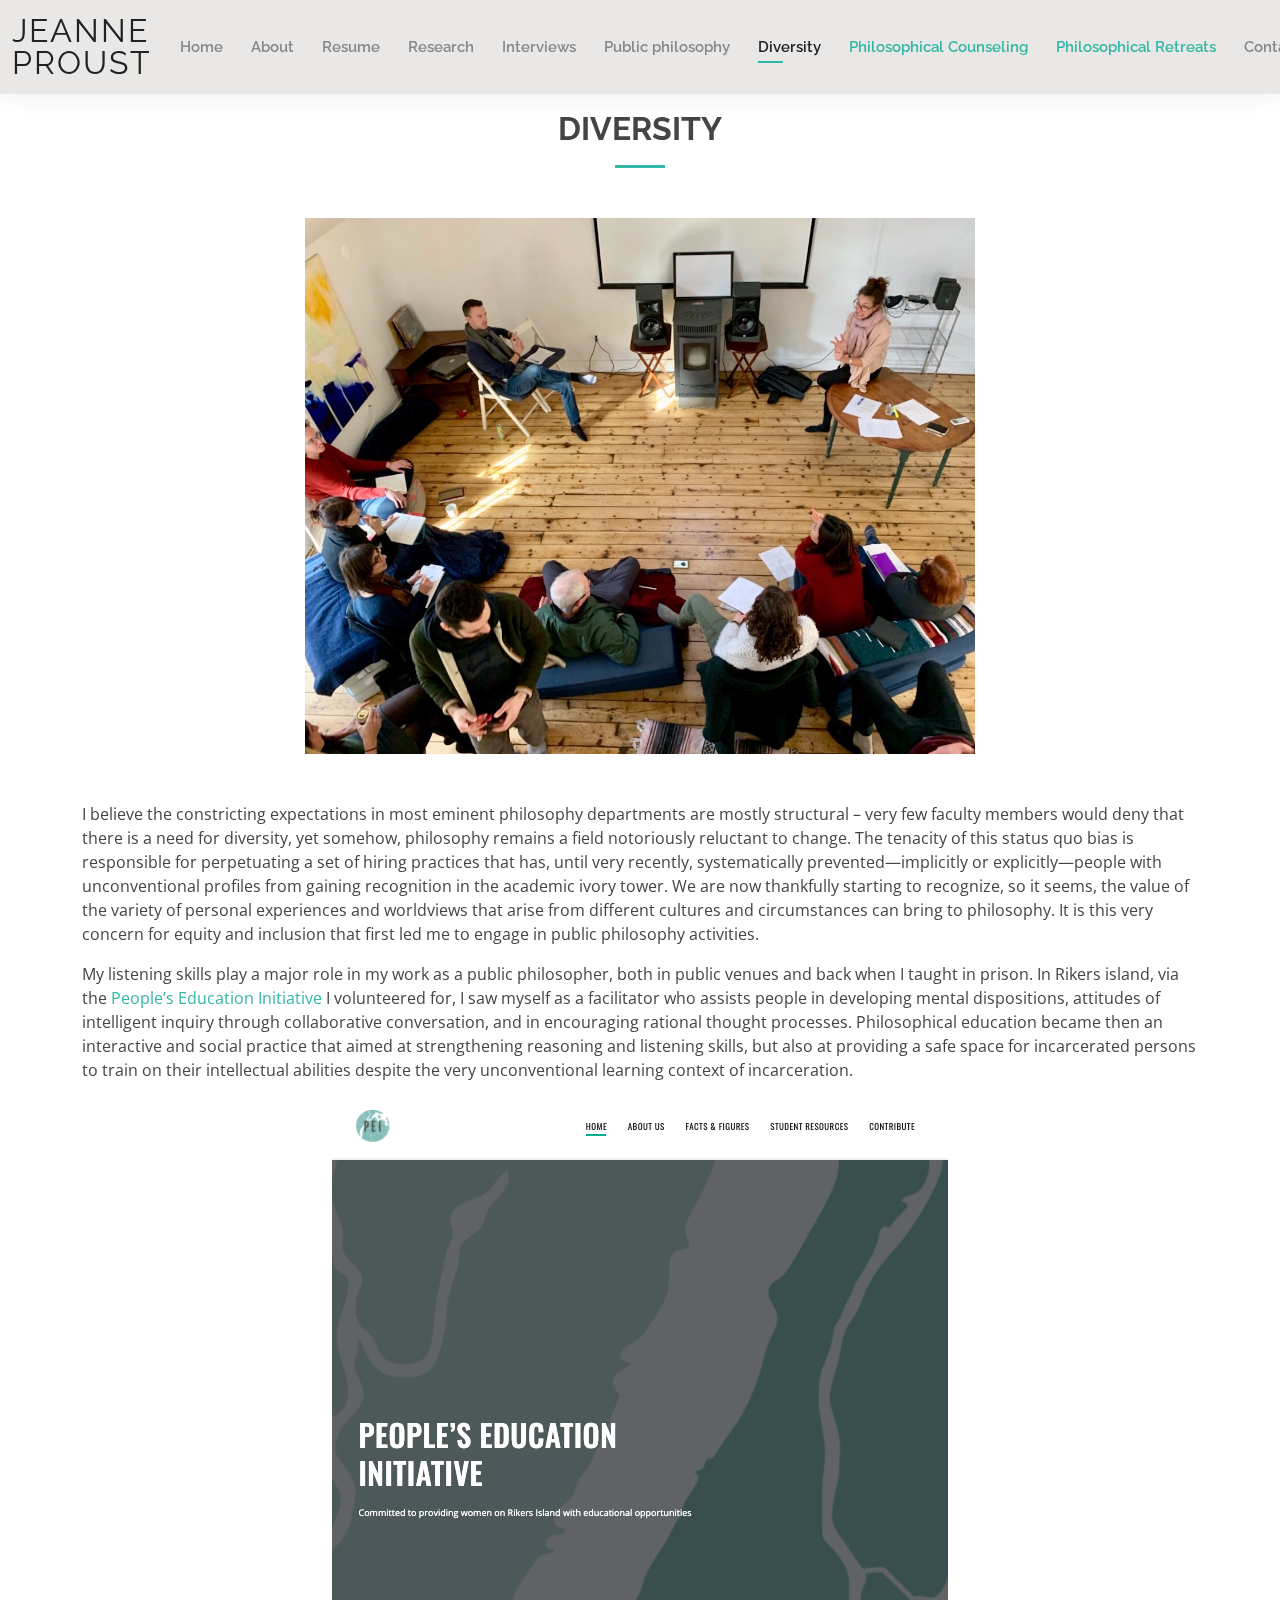
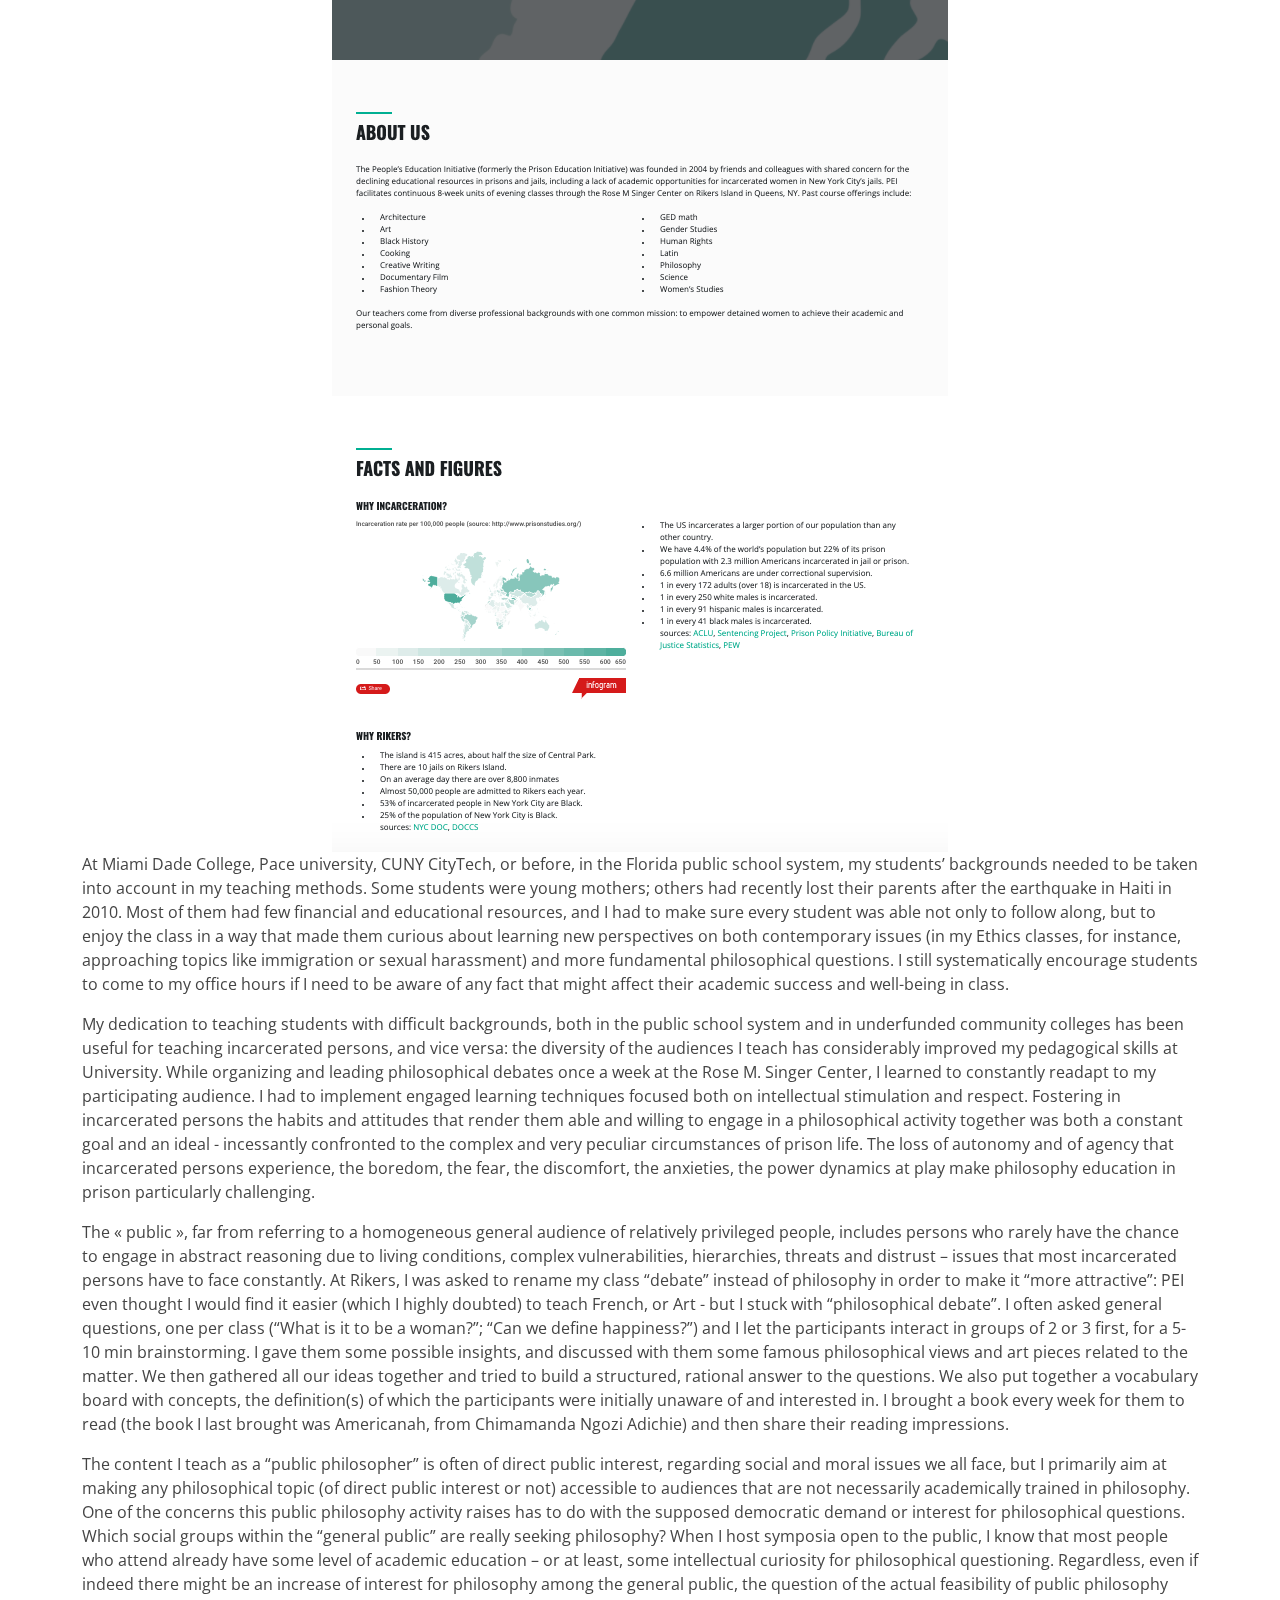
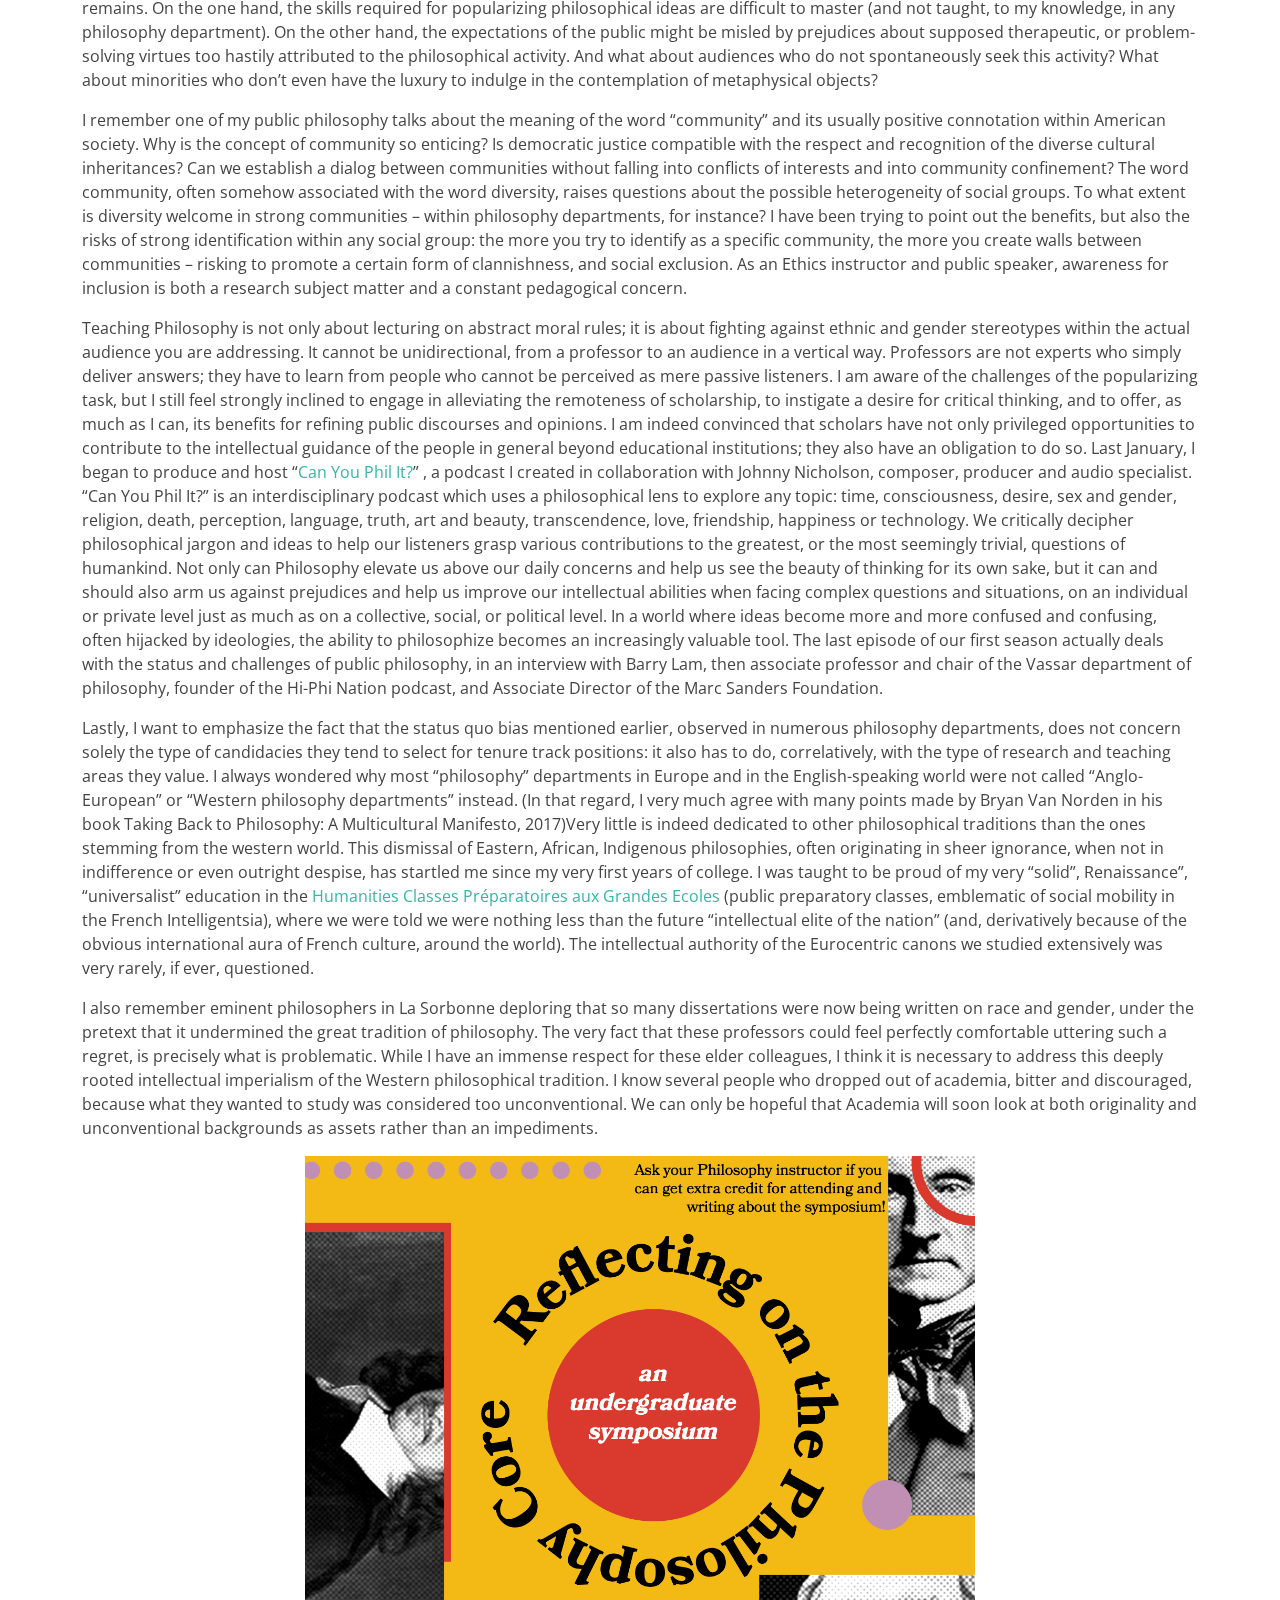
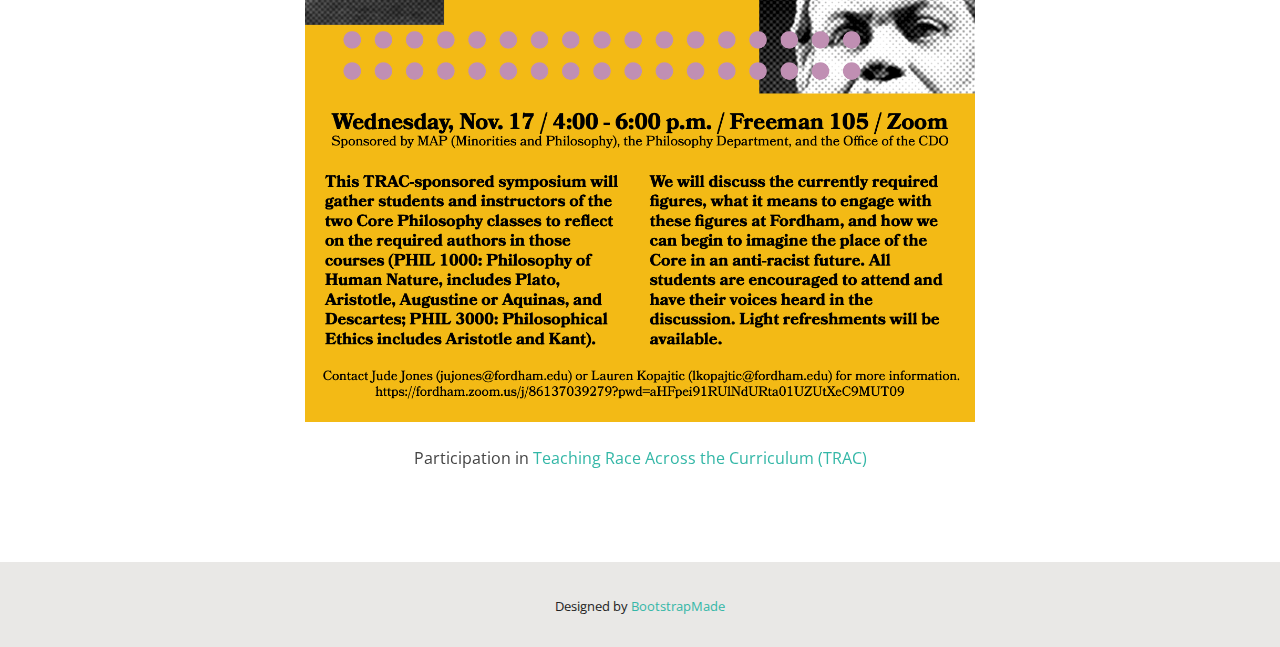
<file: diversity.html>
<!DOCTYPE html>
<html lang="en">

<head>
  <meta charset="utf-8">
  <meta content="width=device-width, initial-scale=1.0" name="viewport">

  <title>Diversity - Jeanne Proust</title>
  <meta content="" name="description">
  <meta content="" name="keywords">

    <script src="https://code.jquery.com/jquery-3.2.1.slim.min.js" integrity="sha384-KJ3o2DKtIkvYIK3UENzmM7KCkRr/rE9/Qpg6aAZGJwFDMVNA/GpGFF93hXpG5KkN" crossorigin="anonymous"></script>
<script src="https://cdnjs.cloudflare.com/ajax/libs/popper.js/1.12.9/umd/popper.min.js" integrity="sha384-ApNbgh9B+Y1QKtv3Rn7W3mgPxhU9K/ScQsAP7hUibX39j7fakFPskvXusvfa0b4Q" crossorigin="anonymous"></script>
<script src="https://maxcdn.bootstrapcdn.com/bootstrap/4.0.0/js/bootstrap.min.js" integrity="sha384-JZR6Spejh4U02d8jOt6vLEHfe/JQGiRRSQQxSfFWpi1MquVdAyjUar5+76PVCmYl" crossorigin="anonymous"></script>


  <!-- Favicons -->
  <link href="assets/img/favicon.png" rel="icon">
  <link href="assets/img/apple-touch-icon.png" rel="apple-touch-icon">

  <!-- Google Fonts -->
  <link href="https://fonts.googleapis.com/css?family=Open+Sans:300,300i,400,400i,600,600i,700,700i|Raleway:300,300i,400,400i,500,500i,600,600i,700,700i|Poppins:300,300i,400,400i,500,500i,600,600i,700,700i" rel="stylesheet">

  <!-- Vendor CSS Files -->
  <link href="assets/vendor/aos/aos.css" rel="stylesheet">
  <link href="assets/vendor/bootstrap/css/bootstrap.min.css" rel="stylesheet">
  <link href="assets/vendor/bootstrap-icons/bootstrap-icons.css" rel="stylesheet">
  <link href="assets/vendor/boxicons/css/boxicons.min.css" rel="stylesheet">
  <link href="assets/vendor/glightbox/css/glightbox.min.css" rel="stylesheet">
  <link href="assets/vendor/swiper/swiper-bundle.min.css" rel="stylesheet">

  <!-- Template Main CSS File -->
  <link href="assets/css/style.css" rel="stylesheet">

  <!-- =======================================================
  * Template Name: Kelly - v4.0.1
  * Template URL: https://bootstrapmade.com/kelly-free-bootstrap-cv-resume-html-template/
  * Author: BootstrapMade.com
  * License: https://bootstrapmade.com/license/
  ======================================================== -->
</head>

<body>
 <!-- ======= Header ======= -->
  <header id="header" class="fixed-top">
    <div class="container-fluid d-flex justify-content-between align-items-center">

      <h1 class="logo me-auto me-lg-0"><a href="index.html">Jeanne Proust</a></h1>
      <!-- Uncomment below if you prefer to use an image logo -->
      <!-- <a href="index.html" class="logo"><img src="assets/img/logo.png" alt="" class="img-fluid"></a>-->

      <nav id="navbar" class="navbar order-last order-lg-0">
        <ul>
          <li><a href="index.html">Home</a></li>
          <li><a href="about.html">About</a></li>
          <li><a href="resume.html">Resume</a></li>
          <li><a href="publications.html">Research</a></li>
          <li><a href="portfolio.html">Interviews</a></li>
          <li><a href="services.html">Public philosophy</a></li>
          <li><a class="active" href="diversity.html">Diversity</a></li>
          <li><a style="color: #34b7a7;" href="counseling.html">Philosophical Counseling</a></li>
          <li><a style="color: #34b7a7;" href="philretreats.html">Philosophical Retreats</a></li>                    
          <li><a href="contact.html">Contact</a></li>
        </ul>
        <i class="bi bi-list mobile-nav-toggle"></i>
      </nav><!-- .navbar -->

      <div class="header-social-links">
        <a href="https://www.linkedin.com/in/jeanne-proust-74162b40/" target="_blank" class="linkedin"><i class="bi bi-linkedin"></i></i></a>
      </div>

    </div>

  </header><!-- End Header -->

  <main id="main">

    <!-- ======= About Section ======= -->
    <section id="about" class="about">
      <div class="container" data-aos="fade-up">

        <div class="section-title">
          <h2>Diversity</h2>
  
        </div>

        <div class="row">
          
            <div class="text-center"><img src="assets/img/ThinkOlioHouse2.jpeg" class="img-fluid" style="max-width:60%" alt=""></div></div> 
          
     

               <p><br><br>I believe the constricting expectations in most eminent philosophy departments are mostly structural – very few faculty members would deny that there is a need for diversity, yet somehow, philosophy remains a field notoriously reluctant to change. The tenacity of this status quo bias is responsible for perpetuating a set of hiring practices that has, until very recently, systematically prevented—implicitly or explicitly—people with unconventional profiles from gaining recognition in the academic ivory tower. We are now thankfully starting to recognize, so it seems, the value of the variety of personal experiences and worldviews that arise from different cultures and circumstances can bring to philosophy. It is this very concern for equity and inclusion that first led me to engage in public philosophy activities.</p>
<p>My listening skills play a major role in my work as a public philosopher, both in public venues and back when I taught in prison. In Rikers island, via the <a href = "http://nypei.org/" target="blank">People’s Education Initiative</a> I volunteered for, I saw myself as a facilitator who assists people in developing mental dispositions, attitudes of intelligent inquiry through collaborative conversation, and in encouraging rational thought processes. Philosophical education became then an interactive and social practice that aimed at strengthening reasoning and listening skills, but also at providing a safe space for incarcerated persons to train on their intellectual abilities despite the very unconventional learning context of incarceration. </p>

            <div class="text-center"><img src="assets/img/PEI.png" class="img-fluid" style="max-width:60%" alt=""></div>
          

<p>At Miami Dade College, Pace university, CUNY CityTech, or before, in the Florida public school system, my students’ backgrounds needed to be taken into account in my teaching methods. Some students were young mothers; others had recently lost their parents after the earthquake in Haiti in 2010. Most of them had few financial and educational resources, and I had to make sure every student was able not only to follow along, but to enjoy the class in a way that made them curious about learning new perspectives on both contemporary issues (in my Ethics classes, for instance, approaching topics like immigration or sexual harassment) and more fundamental philosophical questions. I still systematically encourage students to come to my office hours if I need to be aware of any fact that might affect their academic success and well-being in class.</p>

<p>My dedication to teaching students with difficult backgrounds, both in the public school system and in underfunded community colleges has been useful for teaching incarcerated persons, and vice versa: the diversity of the audiences I teach has considerably improved my pedagogical skills at University. While organizing and leading philosophical debates once a week at the Rose M. Singer Center, I learned to constantly readapt to my participating audience. I had to implement engaged learning techniques focused both on intellectual stimulation and respect. Fostering in incarcerated persons the habits and attitudes that render them able and willing to engage in a philosophical activity together was both a constant goal and an ideal - incessantly confronted to the complex and very peculiar circumstances of prison life. The loss of autonomy and of agency that incarcerated persons experience, the boredom, the fear, the discomfort, the anxieties, the power dynamics at play make philosophy education in prison particularly challenging. </p>
<p>The « public », far from referring to a homogeneous general audience of relatively privileged people, includes persons who rarely have the chance to engage in abstract reasoning due to living conditions, complex vulnerabilities, hierarchies, threats and distrust – issues that most incarcerated persons have to face constantly. At Rikers, I was asked to rename my class “debate” instead of philosophy in order to make it “more attractive”: PEI even thought I would find it easier (which I highly doubted) to teach French, or Art - but I stuck with “philosophical debate”. I often asked general questions, one per class (“What is it to be a woman?”; “Can we define happiness?”) and I let the participants interact in groups of 2 or 3 first, for a 5-10 min brainstorming. I gave them some possible insights, and discussed with them some famous philosophical views and art pieces related to the matter. We then gathered all our ideas together and tried to build a structured, rational answer to the questions. We also put together a vocabulary board with concepts, the definition(s) of which the participants were initially unaware of and interested in. I brought a book every week for them to read (the book I last brought was Americanah, from Chimamanda Ngozi Adichie) and then share their reading impressions.</p>
<p>The content I teach as a “public philosopher” is often of direct public interest, regarding social and moral issues we all face, but I primarily aim at making any philosophical topic (of direct public interest or not) accessible to audiences that are not necessarily academically trained in philosophy. One of the concerns this public philosophy activity raises has to do with the supposed democratic demand or interest for philosophical questions. Which social groups within the “general public” are really seeking philosophy? When I host symposia open to the public, I know that most people who attend already have some level of academic education – or at least, some intellectual curiosity for philosophical questioning. Regardless, even if indeed there might be an increase of interest for philosophy among the general public, the question of the actual feasibility of public philosophy remains. On the one hand, the skills required for popularizing philosophical ideas are difficult to master (and not taught, to my knowledge, in any philosophy department). On the other hand, the expectations of the public might be misled by prejudices about supposed therapeutic, or problem-solving virtues too hastily attributed to the philosophical activity. And what about audiences who do not spontaneously seek this activity? What about minorities who don’t even have the luxury to indulge in the contemplation of metaphysical objects?</p>

<p>I remember one of my public philosophy talks about the meaning of the word “community” and its usually positive connotation within American society. Why is the concept of community so enticing? Is democratic justice compatible with the respect and recognition of the diverse cultural inheritances? Can we establish a dialog between communities without falling into conflicts of interests and into community confinement? The word community, often somehow associated with the word diversity, raises questions about the possible heterogeneity of social groups. To what extent is diversity welcome in strong communities – within philosophy departments, for instance? I have been trying to point out the benefits, but also the risks of strong identification within any social group: the more you try to identify as a specific community, the more you create walls between communities – risking to promote a certain form of clannishness, and social exclusion. As an Ethics instructor and public speaker, awareness for inclusion is both a research subject matter and a constant pedagogical concern.</p>

<p>Teaching Philosophy is not only about lecturing on abstract moral rules; it is about fighting against ethnic and gender stereotypes within the actual audience you are addressing. It cannot be unidirectional, from a professor to an audience in a vertical way. Professors are not experts who simply deliver answers; they have to learn from people who cannot be perceived as mere passive listeners. I am aware of the challenges of the popularizing task, but I still feel strongly inclined to engage in alleviating the remoteness of scholarship, to instigate a desire for critical thinking, and to offer, as much as I can, its benefits for refining public discourses and opinions. I am indeed convinced that scholars have not only privileged opportunities to contribute to the intellectual guidance of the people in general beyond educational institutions; they also have an obligation to do so. Last January, I began to produce and host “<a href = "https://open.spotify.com/show/5lLMn4ndGkeYfAG8QewbE7?si=KD6RPs9cTE2WQipztHllYw&dl_branch=1&nd=1" target="blank">Can You Phil It?</a>” , a podcast I created in collaboration with Johnny Nicholson, composer, producer and audio specialist. “Can You Phil It?” is an interdisciplinary podcast which uses a philosophical lens to explore any topic: time, consciousness, desire, sex and gender, religion, death, perception, language, truth, art and beauty, transcendence, love, friendship, happiness or technology. We critically decipher philosophical jargon and ideas to help our listeners grasp various contributions to the greatest, or the most seemingly trivial, questions of humankind. Not only can Philosophy elevate us above our daily concerns and help us see the beauty of thinking for its own sake, but it can and should also arm us against prejudices and help us improve our intellectual abilities when facing complex questions and situations, on an individual or private level just as much as on a collective, social, or political level. In a world where ideas become more and more confused and confusing, often hijacked by ideologies, the ability to philosophize becomes an increasingly valuable tool. The last episode of our first season actually deals with the status and challenges of public philosophy, in an interview with Barry Lam, then associate professor and chair of the Vassar department of philosophy, founder of the Hi-Phi Nation podcast, and Associate Director of the Marc Sanders Foundation.</p>

<p>Lastly, I want to emphasize the fact that the status quo bias mentioned earlier, observed in numerous philosophy departments, does not concern solely the type of candidacies they tend to select for tenure track positions: it also has to do, correlatively, with the type of research and teaching areas they value. I always wondered why most “philosophy” departments in Europe and in the English-speaking world were not called “Anglo-European” or “Western philosophy departments” instead. (In that regard, I very much agree with many points made by Bryan Van Norden in his book Taking Back to Philosophy: A Multicultural Manifesto, 2017)Very little is indeed dedicated to other philosophical traditions than the ones stemming from the western world. This dismissal of Eastern, African, Indigenous philosophies, often originating in sheer ignorance, when not in indifference or even outright despise, has startled me since my very first years of college. I was taught to be proud of my very “solid”, Renaissance”, “universalist” education in the <a href = " https://en.wikipedia.org/wiki/Classe_pr%C3%A9paratoire_aux_grandes_%C3%A9coles" target = "blank">Humanities Classes Préparatoires aux Grandes Ecoles</a> (public preparatory classes, emblematic of social mobility in the French Intelligentsia), where we were told we were nothing less than the future “intellectual elite of the nation” (and, derivatively because of the obvious international aura of French culture, around the world). The intellectual authority of the Eurocentric canons we studied extensively was very rarely, if ever, questioned.</p>
<p>I also remember eminent philosophers in La Sorbonne deploring that so many dissertations were now being written on race and gender, under the pretext that it undermined the great tradition of philosophy. The very fact that these professors could feel perfectly comfortable uttering such a regret, is precisely what is problematic. While I have an immense respect for these elder colleagues, I think it is necessary to address this deeply rooted intellectual imperialism of the Western philosophical tradition. I know several people who dropped out of academia, bitter and discouraged, because what they wanted to study was considered too unconventional. We can only be hopeful that Academia will soon look at both originality and unconventional backgrounds as assets rather than an impediments.</p>

     <div class="row">
            
                        <div class="text-center"><img src="assets/img/TRAC.png" class="img-fluid" style="max-width:60%" alt=""><br><br><p>Participation in <a href = "https://www.fordham.edu/about/diversity-equity-and-inclusion-at-fordham/diversity-resources/teaching-race-across-the-curriculum-trac-grant-funding/" target="_blank">Teaching Race Across the Curriculum (TRAC)</a></p> </div></div>


<p>

  


          </div>
        </div>

      </div>
    </section><!-- End About Section -->

        <!-- ======= Skills Section ======= -->
<!--         <section id="skills" class="skills">
          <div class="container" data-aos="fade-up">

            <div class="section-title">
              <h2>Skills</h2>
              <p>Magnam dolores commodi suscipit. Necessitatibus eius consequatur ex aliquid fuga eum quidem. Sit sint consectetur velit. Quisquam quos quisquam cupiditate. Et nemo qui impedit suscipit alias ea. Quia fugiat sit in iste officiis commodi quidem hic quas.</p>
            </div>

            <div class="row skills-content">

              <div class="col-lg-6">

                <div class="progress">
                  <span class="skill">HTML <i class="val">100%</i></span>
                  <div class="progress-bar-wrap">
                    <div class="progress-bar" role="progressbar" aria-valuenow="100" aria-valuemin="0" aria-valuemax="100"></div>
                  </div>
                </div>

                <div class="progress">
                  <span class="skill">CSS <i class="val">90%</i></span>
                  <div class="progress-bar-wrap">
                    <div class="progress-bar" role="progressbar" aria-valuenow="90" aria-valuemin="0" aria-valuemax="100"></div>
                  </div>
                </div>

                <div class="progress">
                  <span class="skill">JavaScript <i class="val">75%</i></span>
                  <div class="progress-bar-wrap">
                    <div class="progress-bar" role="progressbar" aria-valuenow="75" aria-valuemin="0" aria-valuemax="100"></div>
                  </div>
                </div>

              </div>

              <div class="col-lg-6">

                <div class="progress">
                  <span class="skill">PHP <i class="val">80%</i></span>
                  <div class="progress-bar-wrap">
                    <div class="progress-bar" role="progressbar" aria-valuenow="80" aria-valuemin="0" aria-valuemax="100"></div>
                  </div>
                </div>

                <div class="progress">
                  <span class="skill">WordPress/CMS <i class="val">90%</i></span>
                  <div class="progress-bar-wrap">
                    <div class="progress-bar" role="progressbar" aria-valuenow="90" aria-valuemin="0" aria-valuemax="100"></div>
                  </div>
                </div>

                <div class="progress">
                  <span class="skill">Photoshop <i class="val">55%</i></span>
                  <div class="progress-bar-wrap">
                    <div class="progress-bar" role="progressbar" aria-valuenow="55" aria-valuemin="0" aria-valuemax="100"></div>
                  </div>
                </div>

              </div>

            </div>

          </div>
        </section> --><!-- End Skills Section -->

        <!-- ======= Facts Section ======= -->
<!--         <section id="facts" class="facts">
          <div class="container" data-aos="fade-up">

            <div class="section-title">
              <h2>Facts</h2>
              <p>Magnam dolores commodi suscipit. Necessitatibus eius consequatur ex aliquid fuga eum quidem. Sit sint consectetur velit. Quisquam quos quisquam cupiditate. Et nemo qui impedit suscipit alias ea. Quia fugiat sit in iste officiis commodi quidem hic quas.</p>
            </div>

            <div class="row counters">

              <div class="col-lg-3 col-6 text-center">
                <span data-purecounter-start="0" data-purecounter-end="232" data-purecounter-duration="1" class="purecounter"></span>
                <p>Clients</p>
              </div>

              <div class="col-lg-3 col-6 text-center">
                <span data-purecounter-start="0" data-purecounter-end="521" data-purecounter-duration="1" class="purecounter"></span>
                <p>Projects</p>
              </div>

              <div class="col-lg-3 col-6 text-center">
                <span data-purecounter-start="0" data-purecounter-end="1463" data-purecounter-duration="1" class="purecounter"></span>
                <p>Hours Of Support</p>
              </div>

              <div class="col-lg-3 col-6 text-center">
                <span data-purecounter-start="0" data-purecounter-end="15" data-purecounter-duration="1" class="purecounter"></span>
                <p>Hard Workers</p>
              </div>

            </div>

          </div>
        </section> --><!-- End Facts Section -->

        <!-- ======= Testimonials Section ======= -->
       <!--  <section id="testimonials" class="testimonials">
          <div class="container" data-aos="fade-up">

            <div class="section-title">
              <h2>Testimonials</h2>
              <p>Magnam dolores commodi suscipit. Necessitatibus eius consequatur ex aliquid fuga eum quidem. Sit sint consectetur velit. Quisquam quos quisquam cupiditate. Et nemo qui impedit suscipit alias ea. Quia fugiat sit in iste officiis commodi quidem hic quas.</p>
            </div>

            <div class="testimonials-slider swiper-container" data-aos="fade-up" data-aos-delay="100">
              <div class="swiper-wrapper">

                <div class="swiper-slide">
                  <div class="testimonial-item">
                    <img src="assets/img/testimonials/testimonials-1.jpg" class="testimonial-img" alt="">
                    <h3>Saul Goodman</h3>
                    <h4>Ceo &amp; Founder</h4>
                    <p>
                      <i class="bx bxs-quote-alt-left quote-icon-left"></i>
                      Proin iaculis purus consequat sem cure digni ssim donec porttitora entum suscipit rhoncus. Accusantium quam, ultricies eget id, aliquam eget nibh et. Maecen aliquam, risus at semper.
                      <i class="bx bxs-quote-alt-right quote-icon-right"></i>
                    </p>
                  </div>
                </div>

                <div class="swiper-slide">
                  <div class="testimonial-item">
                    <img src="assets/img/testimonials/testimonials-2.jpg" class="testimonial-img" alt="">
                    <h3>Sara Wilsson</h3>
                    <h4>Designer</h4>
                    <p>
                      <i class="bx bxs-quote-alt-left quote-icon-left"></i>
                      Export tempor illum tamen malis malis eram quae irure esse labore quem cillum quid cillum eram malis quorum velit fore eram velit sunt aliqua noster fugiat irure amet legam anim culpa.
                      <i class="bx bxs-quote-alt-right quote-icon-right"></i>
                    </p>
                  </div>
                </div> -->

<!--               </div>
              <div class="swiper-pagination"></div>
            </div>

          </div>
        </section> --><!-- End Testimonials Section -->

  </main><!-- End #main -->

  <!-- ======= Footer ======= -->
  <footer id="footer">
    <div class="container">
      <div class="credits">
        <!-- All the links in the footer should remain intact. -->
        <!-- You can delete the links only if you purchased the pro version. -->
        <!-- Licensing information: https://bootstrapmade.com/license/ -->
        <!-- Purchase the pro version with working PHP/AJAX contact form: https://bootstrapmade.com/kelly-free-bootstrap-cv-resume-html-template/ -->
        Designed by <a href="https://bootstrapmade.com/">BootstrapMade</a>
      </div>
    </div>
  </footer><!-- End  Footer -->

  <div id="preloader"></div>
  <a href="#" class="back-to-top d-flex align-items-center justify-content-center"><i class="bi bi-arrow-up-short"></i></a>

  <!-- Vendor JS Files -->
  <script src="assets/vendor/aos/aos.js"></script>
  <script src="assets/vendor/bootstrap/js/bootstrap.bundle.min.js"></script>
  <script src="assets/vendor/glightbox/js/glightbox.min.js"></script>
  <script src="assets/vendor/isotope-layout/isotope.pkgd.min.js"></script>
  <script src="assets/vendor/php-email-form/validate.js"></script>
  <script src="assets/vendor/purecounter/purecounter.js"></script>
  <script src="assets/vendor/swiper/swiper-bundle.min.js"></script>
  <script src="assets/vendor/waypoints/noframework.waypoints.js"></script>

  <!-- Template Main JS File -->
  <script src="assets/js/main.js"></script>

</body>


</html>
</file>
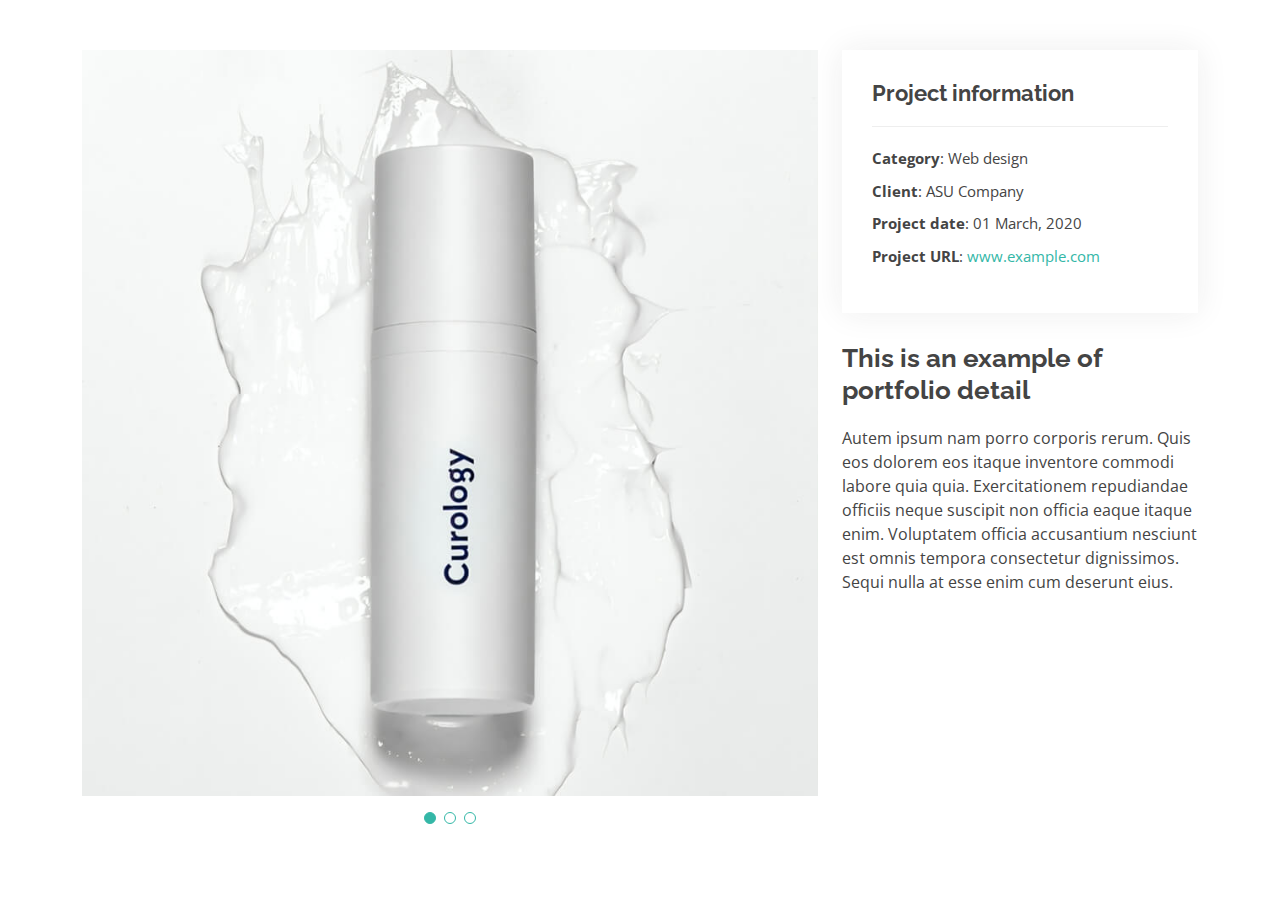
<file: portfolio-details.html>
<!DOCTYPE html>
<html lang="en">

<head>
  <meta charset="utf-8">
  <meta content="width=device-width, initial-scale=1.0" name="viewport">

  <title>Portfolio Details - Kelly Bootstrap Template</title>
  <meta content="" name="description">
  <meta content="" name="keywords">

  <!-- Favicons -->
  <link href="assets/img/favicon.png" rel="icon">
  <link href="assets/img/apple-touch-icon.png" rel="apple-touch-icon">

  <!-- Google Fonts -->
  <link href="https://fonts.googleapis.com/css?family=Open+Sans:300,300i,400,400i,600,600i,700,700i|Raleway:300,300i,400,400i,500,500i,600,600i,700,700i|Poppins:300,300i,400,400i,500,500i,600,600i,700,700i" rel="stylesheet">

  <!-- Vendor CSS Files -->
  <link href="assets/vendor/aos/aos.css" rel="stylesheet">
  <link href="assets/vendor/bootstrap/css/bootstrap.min.css" rel="stylesheet">
  <link href="assets/vendor/bootstrap-icons/bootstrap-icons.css" rel="stylesheet">
  <link href="assets/vendor/boxicons/css/boxicons.min.css" rel="stylesheet">
  <link href="assets/vendor/glightbox/css/glightbox.min.css" rel="stylesheet">
  <link href="assets/vendor/swiper/swiper-bundle.min.css" rel="stylesheet">

  <!-- Template Main CSS File -->
  <link href="assets/css/style.css" rel="stylesheet">

  <!-- =======================================================
  * Template Name: Kelly - v4.0.1
  * Template URL: https://bootstrapmade.com/kelly-free-bootstrap-cv-resume-html-template/
  * Author: BootstrapMade.com
  * License: https://bootstrapmade.com/license/
  ======================================================== -->
</head>

<body>

  <main id="main">

    <!-- ======= Portfolio Details Section ======= -->
    <section id="portfolio-details" class="portfolio-details">
      <div class="container">

        <div class="row gy-4">

          <div class="col-lg-8">
            <div class="portfolio-details-slider swiper-container">
              <div class="swiper-wrapper align-items-center">

                <div class="swiper-slide">
                  <img src="assets/img/portfolio/portfolio-1.jpg" alt="">
                </div>

                <div class="swiper-slide">
                  <img src="assets/img/portfolio/portfolio-2.jpg" alt="">
                </div>

                <div class="swiper-slide">
                  <img src="assets/img/portfolio/portfolio-3.jpg" alt="">
                </div>

              </div>
              <div class="swiper-pagination"></div>
            </div>
          </div>

          <div class="col-lg-4">
            <div class="portfolio-info">
              <h3>Project information</h3>
              <ul>
                <li><strong>Category</strong>: Web design</li>
                <li><strong>Client</strong>: ASU Company</li>
                <li><strong>Project date</strong>: 01 March, 2020</li>
                <li><strong>Project URL</strong>: <a href="#">www.example.com</a></li>
              </ul>
            </div>
            <div class="portfolio-description">
              <h2>This is an example of portfolio detail</h2>
              <p>
                Autem ipsum nam porro corporis rerum. Quis eos dolorem eos itaque inventore commodi labore quia quia. Exercitationem repudiandae officiis neque suscipit non officia eaque itaque enim. Voluptatem officia accusantium nesciunt est omnis tempora consectetur dignissimos. Sequi nulla at esse enim cum deserunt eius.
              </p>
            </div>
          </div>

        </div>

      </div>
    </section><!-- End Portfolio Details Section -->

  </main><!-- End #main -->

  <div id="preloader"></div>
  <a href="#" class="back-to-top d-flex align-items-center justify-content-center"><i class="bi bi-arrow-up-short"></i></a>

  <!-- Vendor JS Files -->
  <script src="assets/vendor/aos/aos.js"></script>
  <script src="assets/vendor/bootstrap/js/bootstrap.bundle.min.js"></script>
  <script src="assets/vendor/glightbox/js/glightbox.min.js"></script>
  <script src="assets/vendor/isotope-layout/isotope.pkgd.min.js"></script>
  <script src="assets/vendor/php-email-form/validate.js"></script>
  <script src="assets/vendor/purecounter/purecounter.js"></script>
  <script src="assets/vendor/swiper/swiper-bundle.min.js"></script>
  <script src="assets/vendor/waypoints/noframework.waypoints.js"></script>

  <!-- Template Main JS File -->
  <script src="assets/js/main.js"></script>

</body>

</html>
</file>
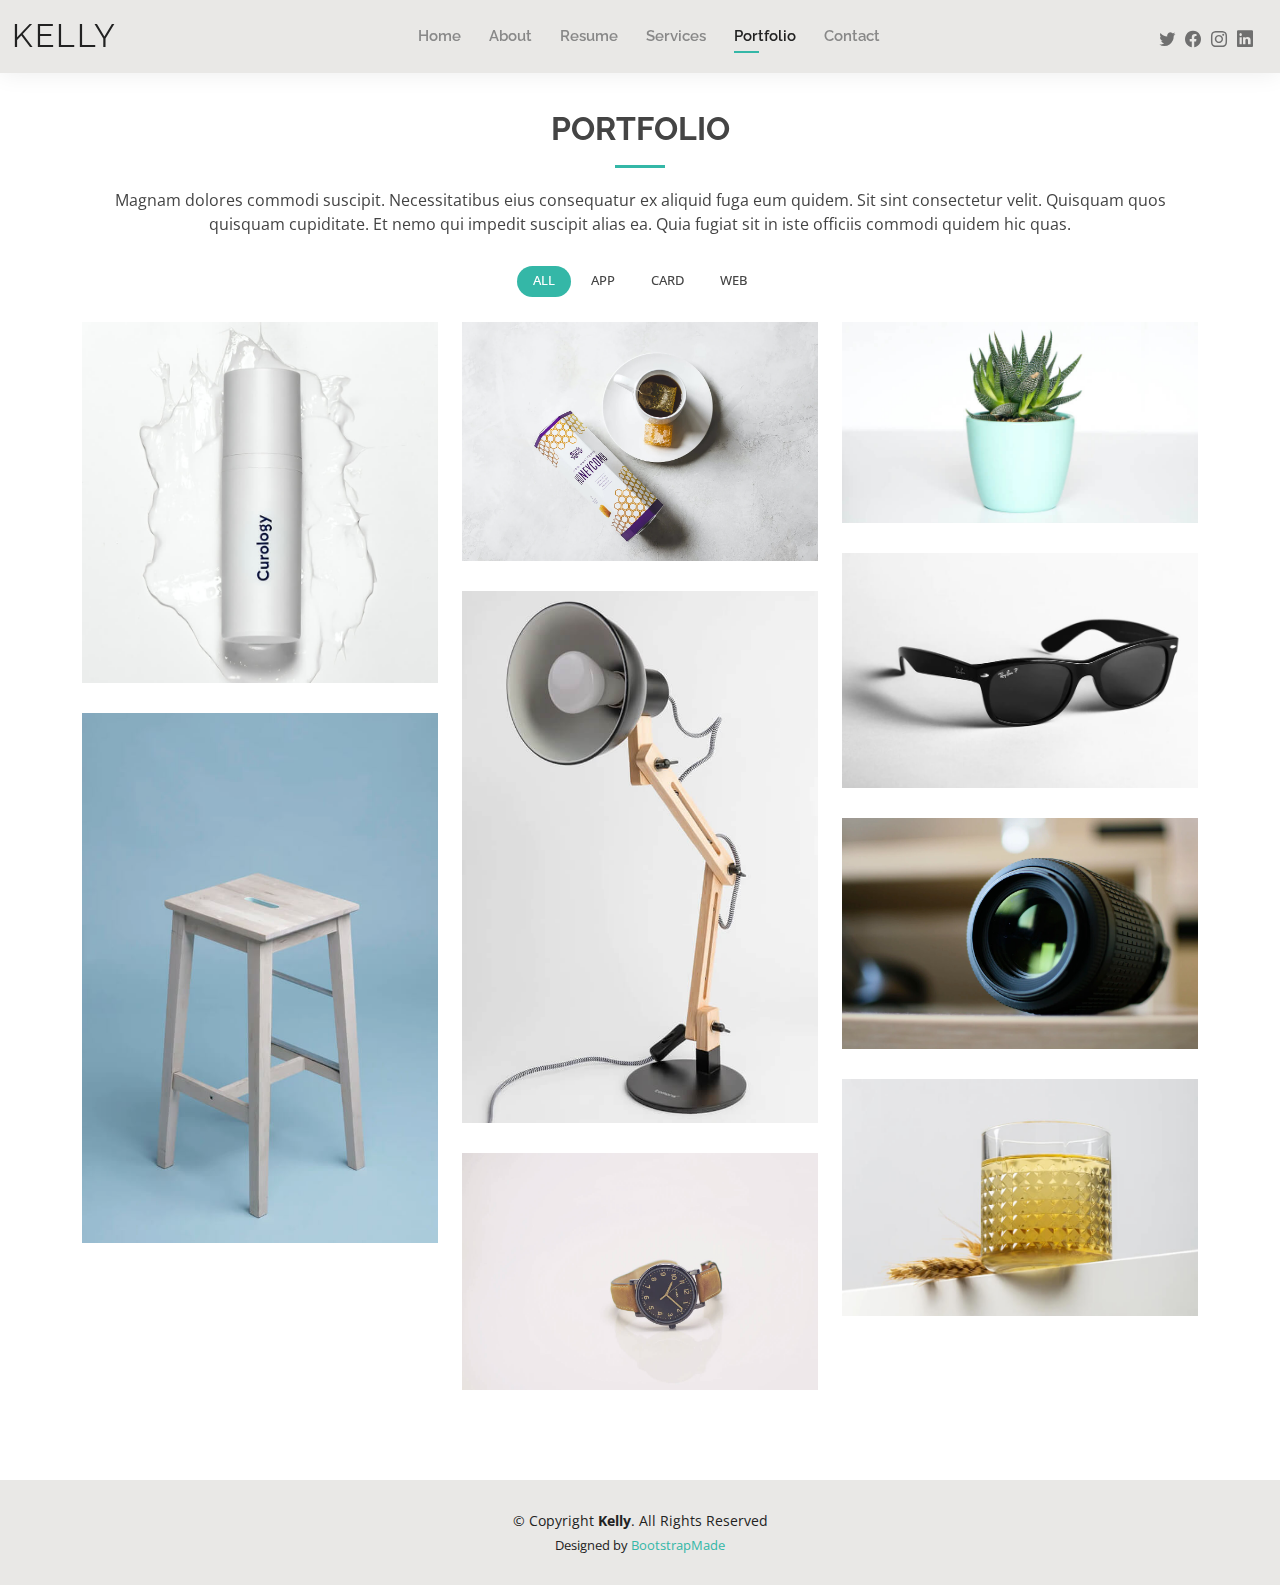
<file: portfolio.html>
<!DOCTYPE html>
<html lang="en">

<head>
  <meta charset="utf-8">
  <meta content="width=device-width, initial-scale=1.0" name="viewport">

  <title>Portfolio - Kelly Bootstrap Template</title>
  <meta content="" name="description">
  <meta content="" name="keywords">

  <!-- Favicons -->
  <link href="assets/img/favicon.png" rel="icon">
  <link href="assets/img/apple-touch-icon.png" rel="apple-touch-icon">

  <!-- Google Fonts -->
  <link href="https://fonts.googleapis.com/css?family=Open+Sans:300,300i,400,400i,600,600i,700,700i|Raleway:300,300i,400,400i,500,500i,600,600i,700,700i|Poppins:300,300i,400,400i,500,500i,600,600i,700,700i" rel="stylesheet">

  <!-- Vendor CSS Files -->
  <link href="assets/vendor/aos/aos.css" rel="stylesheet">
  <link href="assets/vendor/bootstrap/css/bootstrap.min.css" rel="stylesheet">
  <link href="assets/vendor/bootstrap-icons/bootstrap-icons.css" rel="stylesheet">
  <link href="assets/vendor/boxicons/css/boxicons.min.css" rel="stylesheet">
  <link href="assets/vendor/glightbox/css/glightbox.min.css" rel="stylesheet">
  <link href="assets/vendor/swiper/swiper-bundle.min.css" rel="stylesheet">

  <!-- Template Main CSS File -->
  <link href="assets/css/style.css" rel="stylesheet">

  <!-- =======================================================
  * Template Name: Kelly - v4.0.1
  * Template URL: https://bootstrapmade.com/kelly-free-bootstrap-cv-resume-html-template/
  * Author: BootstrapMade.com
  * License: https://bootstrapmade.com/license/
  ======================================================== -->
</head>

<body>

  <!-- ======= Header ======= -->
  <header id="header" class="fixed-top">
    <div class="container-fluid d-flex justify-content-between align-items-center">

      <h1 class="logo me-auto me-lg-0"><a href="index.html">Kelly</a></h1>
      <!-- Uncomment below if you prefer to use an image logo -->
      <!-- <a href="index.html" class="logo"><img src="assets/img/logo.png" alt="" class="img-fluid"></a>-->

      <nav id="navbar" class="navbar order-last order-lg-0">
        <ul>
          <li><a href="index.html">Home</a></li>
          <li><a href="about.html">About</a></li>
          <li><a href="resume.html">Resume</a></li>
          <li><a href="services.html">Services</a></li>
          <li><a class="active" href="portfolio.html">Portfolio</a></li>
          <li><a href="contact.html">Contact</a></li>
        </ul>
        <i class="bi bi-list mobile-nav-toggle"></i>
      </nav><!-- .navbar -->

      <div class="header-social-links">
        <a href="#" class="twitter"><i class="bi bi-twitter"></i></a>
        <a href="#" class="facebook"><i class="bi bi-facebook"></i></a>
        <a href="#" class="instagram"><i class="bi bi-instagram"></i></a>
        <a href="#" class="linkedin"><i class="bi bi-linkedin"></i></i></a>
      </div>

    </div>

  </header><!-- End Header -->

  <main id="main">

    <!-- ======= Portfolio Section ======= -->
    <section id="portfolio" class="portfolio">
      <div class="container" data-aos="fade-up">

        <div class="section-title">
          <h2>Portfolio</h2>
          <p>Magnam dolores commodi suscipit. Necessitatibus eius consequatur ex aliquid fuga eum quidem. Sit sint consectetur velit. Quisquam quos quisquam cupiditate. Et nemo qui impedit suscipit alias ea. Quia fugiat sit in iste officiis commodi quidem hic quas.</p>
        </div>

        <div class="row" data-aos="fade-up" data-aos-delay="100">
          <div class="col-lg-12 d-flex justify-content-center">
            <ul id="portfolio-flters">
              <li data-filter="*" class="filter-active">All</li>
              <li data-filter=".filter-app">App</li>
              <li data-filter=".filter-card">Card</li>
              <li data-filter=".filter-web">Web</li>
            </ul>
          </div>
        </div>

        <div class="row portfolio-container" data-aos="fade-up" data-aos-delay="200">

          <div class="col-lg-4 col-md-6 portfolio-item filter-app">
            <div class="portfolio-wrap">
              <img src="assets/img/portfolio/portfolio-1.jpg" class="img-fluid" alt="">
              <div class="portfolio-info">
                <h4>App 1</h4>
                <p>App</p>
                <div class="portfolio-links">
                  <a href="assets/img/portfolio/portfolio-1.jpg" data-gallery="portfolioGallery" class="portfolio-lightbox" title="App 1"><i class="bx bx-plus"></i></a>
                  <a href="portfolio-details.html" class="portfolio-details-lightbox" data-glightbox="type: external" title="Portfolio Details"><i class="bx bx-link"></i></a>
                </div>
              </div>
            </div>
          </div>

          <div class="col-lg-4 col-md-6 portfolio-item filter-web">
            <div class="portfolio-wrap">
              <img src="assets/img/portfolio/portfolio-2.jpg" class="img-fluid" alt="">
              <div class="portfolio-info">
                <h4>Web 3</h4>
                <p>Web</p>
                <div class="portfolio-links">
                  <a href="assets/img/portfolio/portfolio-2.jpg" data-gallery="portfolioGallery" class="portfolio-lightbox" title="Web 3"><i class="bx bx-plus"></i></a>
                  <a href="portfolio-details.html" class="portfolio-details-lightbox" data-glightbox="type: external" title="Portfolio Details"><i class="bx bx-link"></i></a>
                </div>
              </div>
            </div>
          </div>

          <div class="col-lg-4 col-md-6 portfolio-item filter-app">
            <div class="portfolio-wrap">
              <img src="assets/img/portfolio/portfolio-3.jpg" class="img-fluid" alt="">
              <div class="portfolio-info">
                <h4>App 2</h4>
                <p>App</p>
                <div class="portfolio-links">
                  <a href="assets/img/portfolio/portfolio-3.jpg" data-gallery="portfolioGallery" class="portfolio-lightbox" title="App 2"><i class="bx bx-plus"></i></a>
                  <a href="portfolio-details.html" class="portfolio-details-lightbox" data-glightbox="type: external" title="Portfolio Details"><i class="bx bx-link"></i></a>
                </div>
              </div>
            </div>
          </div>

          <div class="col-lg-4 col-md-6 portfolio-item filter-card">
            <div class="portfolio-wrap">
              <img src="assets/img/portfolio/portfolio-4.jpg" class="img-fluid" alt="">
              <div class="portfolio-info">
                <h4>Card 2</h4>
                <p>Card</p>
                <div class="portfolio-links">
                  <a href="assets/img/portfolio/portfolio-4.jpg" data-gallery="portfolioGallery" class="portfolio-lightbox" title="Card 2"><i class="bx bx-plus"></i></a>
                  <a href="portfolio-details.html" class="portfolio-details-lightbox" data-glightbox="type: external" title="Portfolio Details"><i class="bx bx-link"></i></a>
                </div>
              </div>
            </div>
          </div>

          <div class="col-lg-4 col-md-6 portfolio-item filter-web">
            <div class="portfolio-wrap">
              <img src="assets/img/portfolio/portfolio-5.jpg" class="img-fluid" alt="">
              <div class="portfolio-info">
                <h4>Web 2</h4>
                <p>Web</p>
                <div class="portfolio-links">
                  <a href="assets/img/portfolio/portfolio-5.jpg" data-gallery="portfolioGallery" class="portfolio-lightbox" title="Web 2"><i class="bx bx-plus"></i></a>
                  <a href="portfolio-details.html" class="portfolio-details-lightbox" data-glightbox="type: external" title="Portfolio Details"><i class="bx bx-link"></i></a>
                </div>
              </div>
            </div>
          </div>

          <div class="col-lg-4 col-md-6 portfolio-item filter-app">
            <div class="portfolio-wrap">
              <img src="assets/img/portfolio/portfolio-6.jpg" class="img-fluid" alt="">
              <div class="portfolio-info">
                <h4>App 3</h4>
                <p>App</p>
                <div class="portfolio-links">
                  <a href="assets/img/portfolio/portfolio-6.jpg" data-gallery="portfolioGallery" class="portfolio-lightbox" title="App 3"><i class="bx bx-plus"></i></a>
                  <a href="portfolio-details.html" class="portfolio-details-lightbox" data-glightbox="type: external" title="Portfolio Details"><i class="bx bx-link"></i></a>
                </div>
              </div>
            </div>
          </div>

          <div class="col-lg-4 col-md-6 portfolio-item filter-card">
            <div class="portfolio-wrap">
              <img src="assets/img/portfolio/portfolio-7.jpg" class="img-fluid" alt="">
              <div class="portfolio-info">
                <h4>Card 1</h4>
                <p>Card</p>
                <div class="portfolio-links">
                  <a href="assets/img/portfolio/portfolio-7.jpg" data-gallery="portfolioGallery" class="portfolio-lightbox" title="Card 1"><i class="bx bx-plus"></i></a>
                  <a href="portfolio-details.html" class="portfolio-details-lightbox" data-glightbox="type: external" title="Portfolio Details"><i class="bx bx-link"></i></a>
                </div>
              </div>
            </div>
          </div>

          <div class="col-lg-4 col-md-6 portfolio-item filter-card">
            <div class="portfolio-wrap">
              <img src="assets/img/portfolio/portfolio-8.jpg" class="img-fluid" alt="">
              <div class="portfolio-info">
                <h4>Card 3</h4>
                <p>Card</p>
                <div class="portfolio-links">
                  <a href="assets/img/portfolio/portfolio-8.jpg" data-gallery="portfolioGallery" class="portfolio-lightbox" title="Card 3"><i class="bx bx-plus"></i></a>
                  <a href="portfolio-details.html" class="portfolio-details-lightbox" data-glightbox="type: external" title="Portfolio Details"><i class="bx bx-link"></i></a>
                </div>
              </div>
            </div>
          </div>

          <div class="col-lg-4 col-md-6 portfolio-item filter-web">
            <div class="portfolio-wrap">
              <img src="assets/img/portfolio/portfolio-9.jpg" class="img-fluid" alt="">
              <div class="portfolio-info">
                <h4>Web 3</h4>
                <p>Web</p>
                <div class="portfolio-links">
                  <a href="assets/img/portfolio/portfolio-9.jpg" data-gallery="portfolioGallery" class="portfolio-lightbox" title="Web 3"><i class="bx bx-plus"></i></a>
                  <a href="portfolio-details.html" class="portfolio-details-lightbox" data-glightbox="type: external" title="Portfolio Details"><i class="bx bx-link"></i></a>
                </div>
              </div>
            </div>
          </div>

        </div>

      </div>
    </section><!-- End Portfolio Section -->

  </main><!-- End #main -->

  <!-- ======= Footer ======= -->
  <footer id="footer">
    <div class="container">
      <div class="copyright">
        &copy; Copyright <strong><span>Kelly</span></strong>. All Rights Reserved
      </div>
      <div class="credits">
        <!-- All the links in the footer should remain intact. -->
        <!-- You can delete the links only if you purchased the pro version. -->
        <!-- Licensing information: https://bootstrapmade.com/license/ -->
        <!-- Purchase the pro version with working PHP/AJAX contact form: https://bootstrapmade.com/kelly-free-bootstrap-cv-resume-html-template/ -->
        Designed by <a href="https://bootstrapmade.com/">BootstrapMade</a>
      </div>
    </div>
  </footer><!-- End  Footer -->

  <div id="preloader"></div>
  <a href="#" class="back-to-top d-flex align-items-center justify-content-center"><i class="bi bi-arrow-up-short"></i></a>

  <!-- Vendor JS Files -->
  <script src="assets/vendor/aos/aos.js"></script>
  <script src="assets/vendor/bootstrap/js/bootstrap.bundle.min.js"></script>
  <script src="assets/vendor/glightbox/js/glightbox.min.js"></script>
  <script src="assets/vendor/isotope-layout/isotope.pkgd.min.js"></script>
  <script src="assets/vendor/php-email-form/validate.js"></script>
  <script src="assets/vendor/purecounter/purecounter.js"></script>
  <script src="assets/vendor/swiper/swiper-bundle.min.js"></script>
  <script src="assets/vendor/waypoints/noframework.waypoints.js"></script>

  <!-- Template Main JS File -->
  <script src="assets/js/main.js"></script>

</body>

</html>
</file>
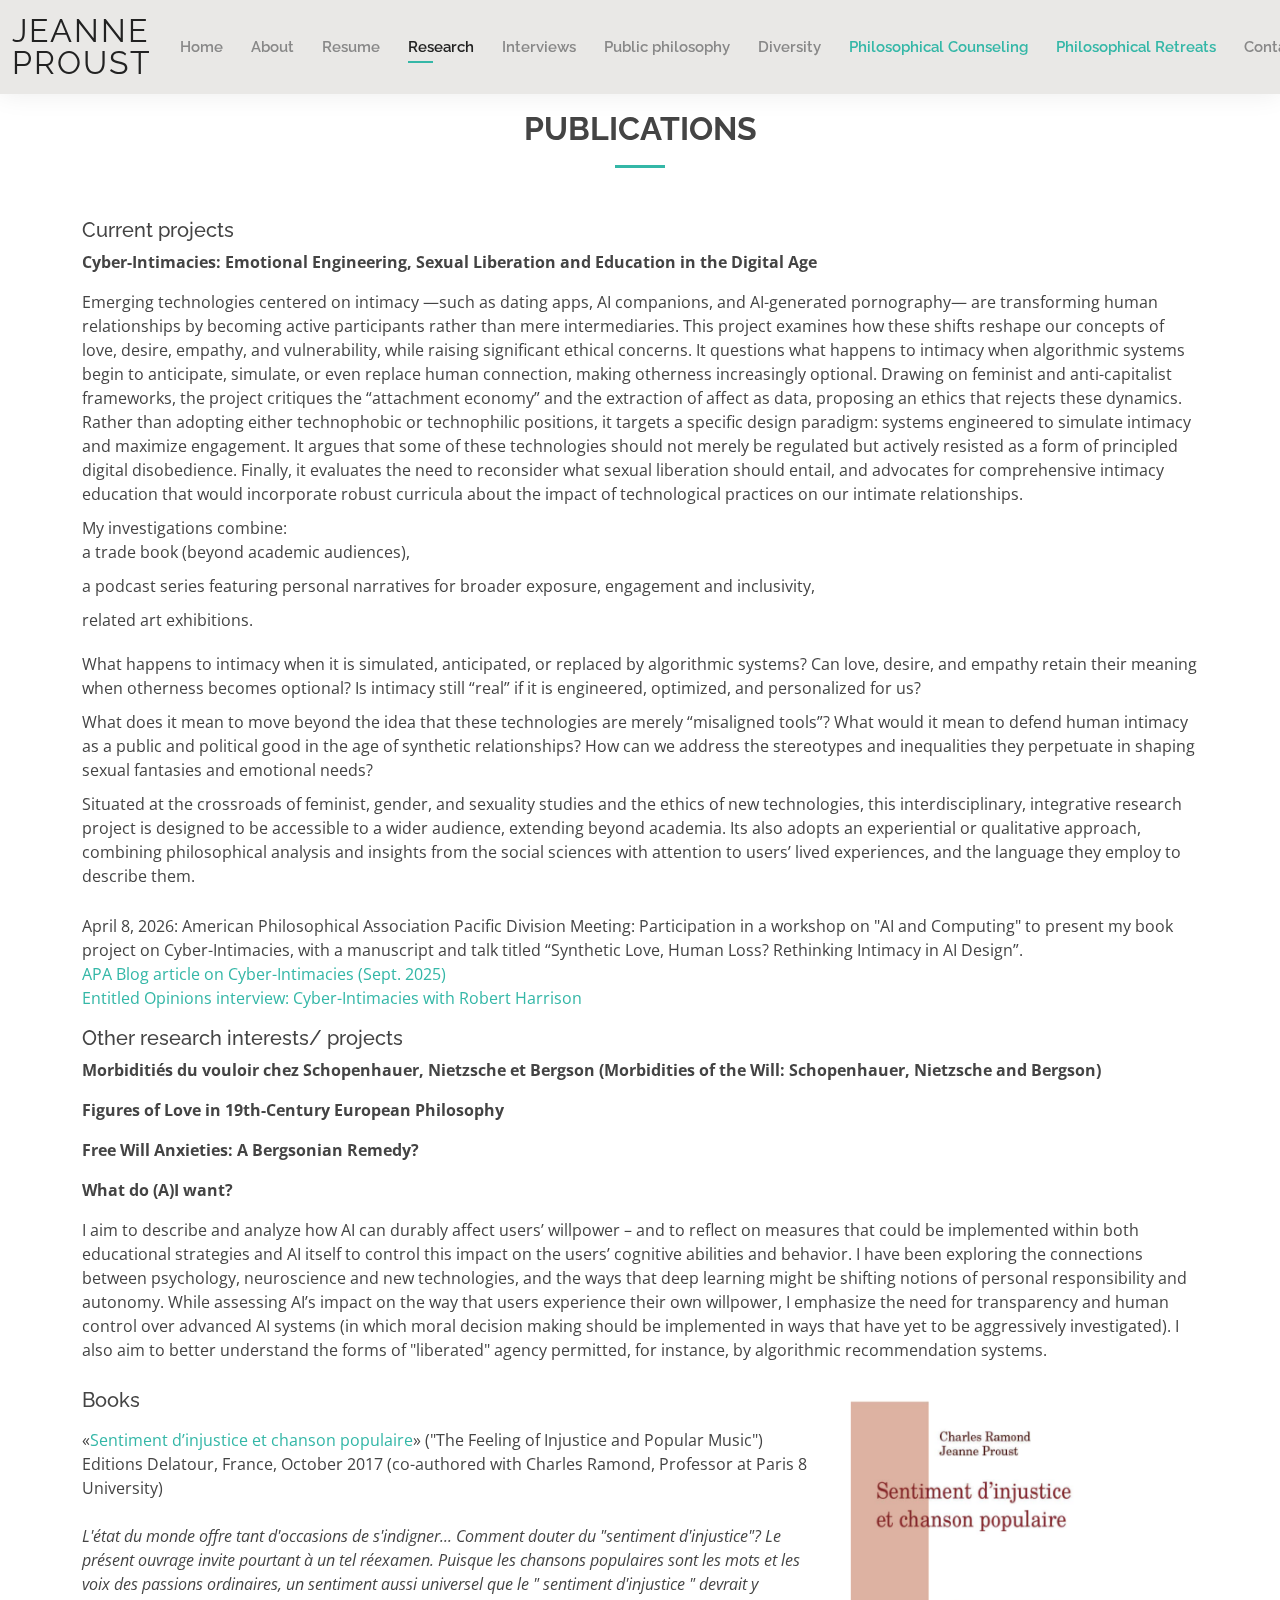
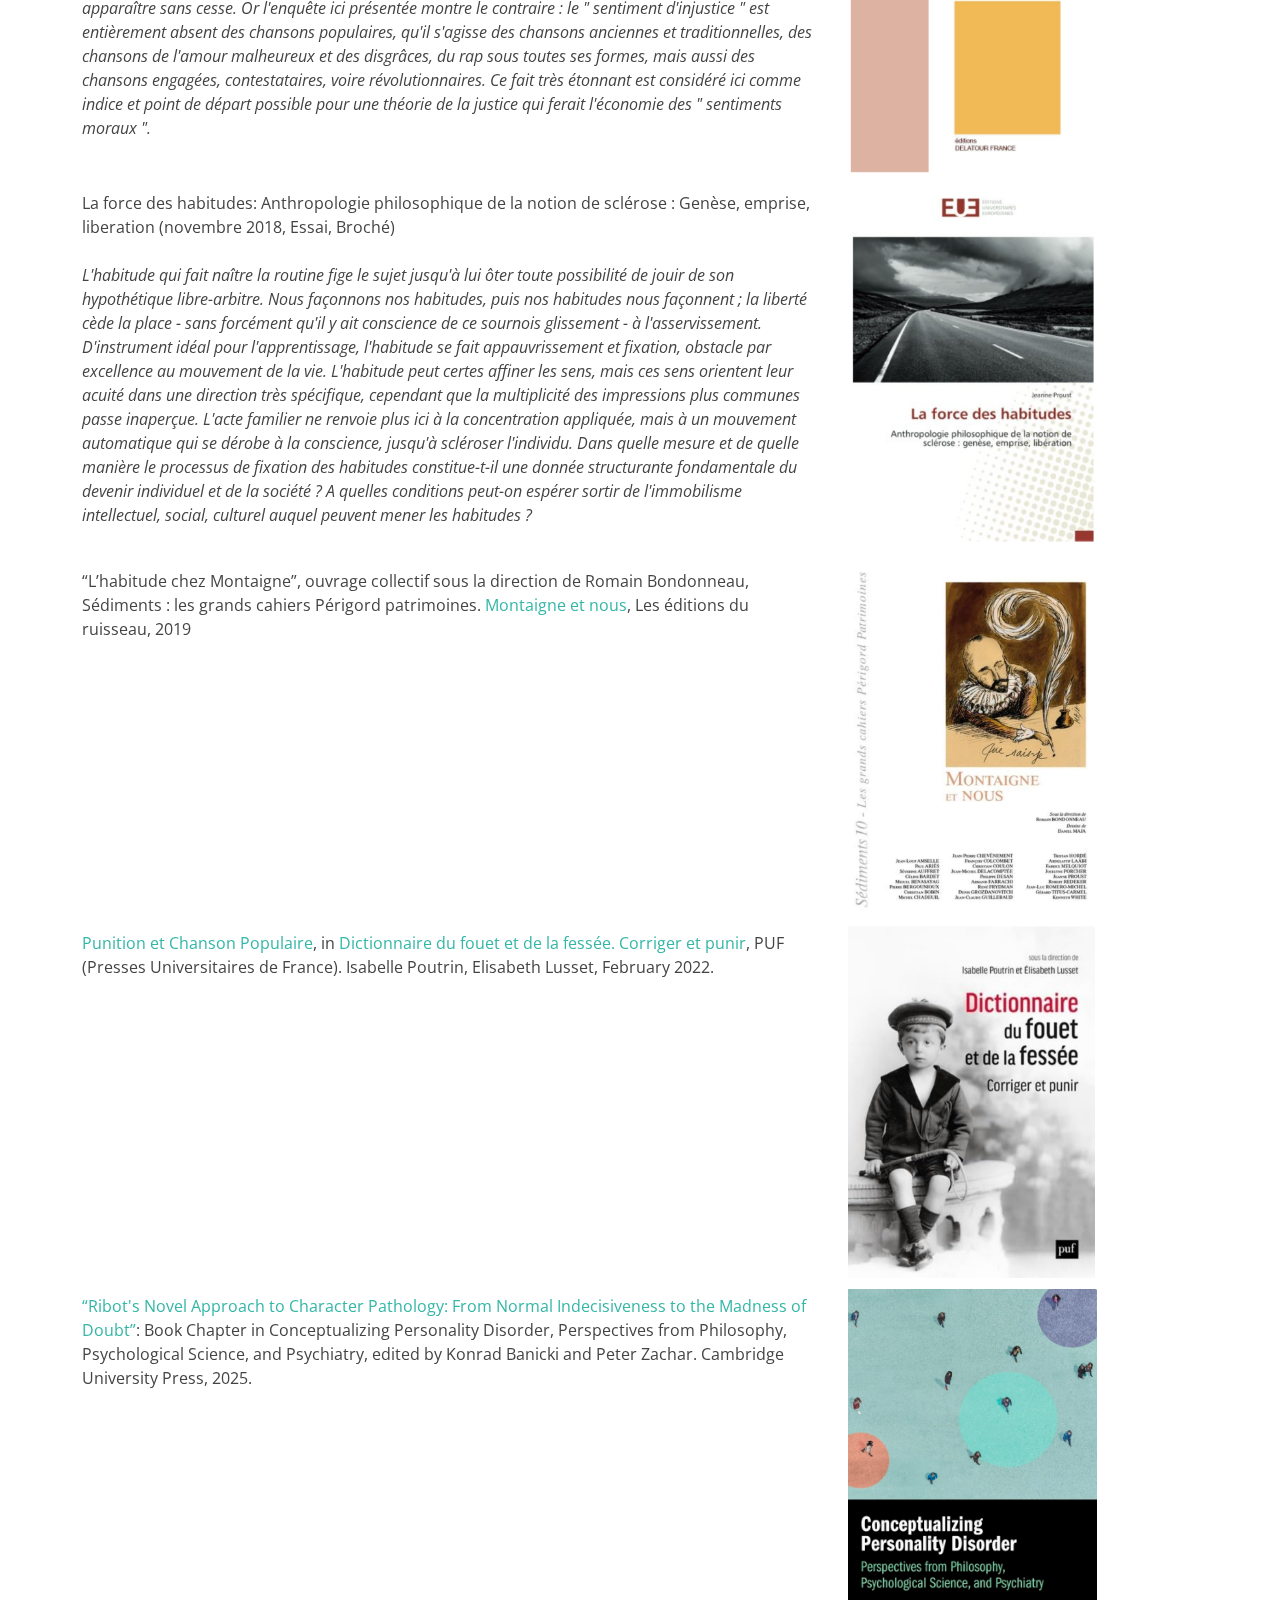
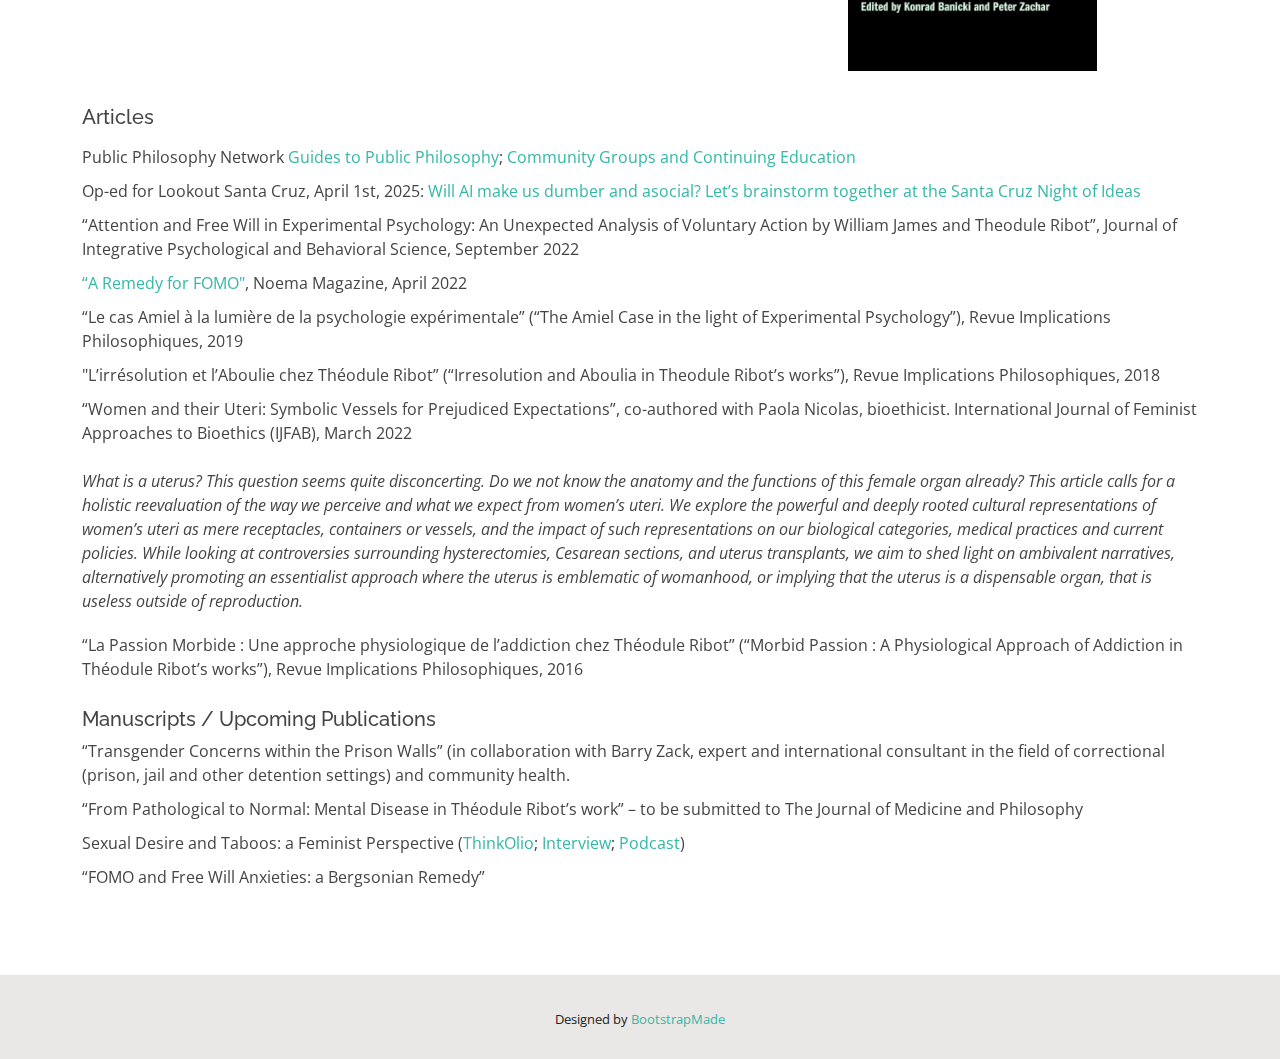
<file: publications.html>
<!DOCTYPE html>
<html lang="en">

<head>
  <meta charset="utf-8">
  <meta content="width=device-width, initial-scale=1.0" name="viewport">

  <title>Research - Jeanne Proust</title>
  <meta content="" name="description">
  <meta content="" name="keywords">

  <script src="https://code.jquery.com/jquery-3.2.1.slim.min.js" integrity="sha384-KJ3o2DKtIkvYIK3UENzmM7KCkRr/rE9/Qpg6aAZGJwFDMVNA/GpGFF93hXpG5KkN" crossorigin="anonymous"></script>
<script src="https://cdnjs.cloudflare.com/ajax/libs/popper.js/1.12.9/umd/popper.min.js" integrity="sha384-ApNbgh9B+Y1QKtv3Rn7W3mgPxhU9K/ScQsAP7hUibX39j7fakFPskvXusvfa0b4Q" crossorigin="anonymous"></script>
<script src="https://maxcdn.bootstrapcdn.com/bootstrap/4.0.0/js/bootstrap.min.js" integrity="sha384-JZR6Spejh4U02d8jOt6vLEHfe/JQGiRRSQQxSfFWpi1MquVdAyjUar5+76PVCmYl" crossorigin="anonymous"></script>


  <!-- Favicons -->
  <link href="assets/img/jpicon.png" rel="icon">
  <link href="assets/img/jpicon.png" rel="apple-touch-icon">

  <!-- Google Fonts -->
  <link href="https://fonts.googleapis.com/css?family=Open+Sans:300,300i,400,400i,600,600i,700,700i|Raleway:300,300i,400,400i,500,500i,600,600i,700,700i|Poppins:300,300i,400,400i,500,500i,600,600i,700,700i" rel="stylesheet">

  <!-- Vendor CSS Files -->
  <link href="assets/vendor/aos/aos.css" rel="stylesheet">
  <link href="assets/vendor/bootstrap/css/bootstrap.min.css" rel="stylesheet">
  <link href="assets/vendor/bootstrap-icons/bootstrap-icons.css" rel="stylesheet">
  <link href="assets/vendor/boxicons/css/boxicons.min.css" rel="stylesheet">
  <link href="assets/vendor/glightbox/css/glightbox.min.css" rel="stylesheet">
  <link href="assets/vendor/swiper/swiper-bundle.min.css" rel="stylesheet">

  <!-- Template Main CSS File -->
  <link href="assets/css/style.css" rel="stylesheet">

  <!-- =======================================================
  * Template Name: Kelly - v4.0.1
  * Template URL: https://bootstrapmade.com/kelly-free-bootstrap-cv-resume-html-template/
  * Author: BootstrapMade.com
  * License: https://bootstrapmade.com/license/
  ======================================================== -->
</head>

<body>
 <!-- ======= Header ======= -->
  <header id="header" class="fixed-top">
    <div class="container-fluid d-flex justify-content-between align-items-center">

      <h1 class="logo me-auto me-lg-0"><a href="index.html">Jeanne Proust</a></h1>
      <!-- Uncomment below if you prefer to use an image logo -->
      <!-- <a href="index.html" class="logo"><img src="assets/img/logo.png" alt="" class="img-fluid"></a>-->

      <nav id="navbar" class="navbar order-last order-lg-0">
        <ul>
          <li><a href="index.html">Home</a></li>
          <li><a href="about.html">About</a></li>
          <li><a href="resume.html">Resume</a></li>
          <li><a class="active" href="publications.html">Research</a></li>
          <li><a href="portfolio.html">Interviews</a></li>
          <li><a href="services.html">Public philosophy</a></li>
          <li><a href="diversity.html">Diversity</a></li>
          <li><a style="color: #34b7a7;" href="counseling.html">Philosophical Counseling</a></li>
          <li><a style="color: #34b7a7;" href="philretreats.html">Philosophical Retreats</a></li>                    
          <li><a href="contact.html">Contact</a></li>
        </ul>
        <i class="bi bi-list mobile-nav-toggle"></i>
      </nav><!-- .navbar -->

      <div class="header-social-links">
        <a href="https://www.linkedin.com/in/jeanne-proust-74162b40/" target="_blank" class="linkedin"><i class="bi bi-linkedin"></i></i></a>
      </div>

    </div>

  </header><!-- End Header -->

  <main id="main">


    <!-- ======= About Section ======= -->

    <section id="about" class="about">
      <div class="container content" data-aos="fade-up">

        <div class="section-title">
          <h2>Publications</h2>
        </div>

        <h5>Current projects</h5>
        <p>
          <b>Cyber-Intimacies: Emotional Engineering, Sexual Liberation and Education in the Digital Age</b>
          <ul>
          <li>Emerging technologies centered on intimacy —such as dating apps, AI companions, and AI-generated pornography— are transforming human relationships by becoming active participants rather than mere intermediaries. This project examines how these shifts reshape our concepts of love, desire, empathy, and vulnerability, while raising significant ethical concerns. It questions what happens to intimacy when algorithmic systems begin to anticipate, simulate, or even replace human connection, making otherness increasingly optional. Drawing on feminist and anti-capitalist frameworks, the project critiques the “attachment economy” and the extraction of affect as data, proposing an ethics that rejects these dynamics. Rather than adopting either technophobic or technophilic positions, it targets a specific design paradigm: systems engineered to simulate intimacy and maximize engagement. It argues that some of these technologies should not merely be regulated but actively resisted as a form of principled digital disobedience. Finally, it evaluates the need to reconsider what sexual liberation should entail, and advocates for comprehensive intimacy education that would incorporate robust curricula about the impact of technological practices on our intimate relationships.</li>

          <li>My investigations combine:

              <ul><li>a trade book (beyond academic audiences),</li>

              <li>a podcast series featuring personal narratives for broader exposure, engagement and inclusivity, </li>

              <li>related art exhibitions.</li></ul>
        <li>What happens to intimacy when it is simulated, anticipated, or replaced by algorithmic systems? Can love, desire, and empathy retain their meaning when otherness becomes optional? Is intimacy still “real” if it is engineered, optimized, and personalized for us?</li>

        <li>What does it mean to move beyond the idea that these technologies are merely “misaligned tools”? What would it mean to defend human intimacy as a public and political good in the age of synthetic relationships? How can we address the stereotypes and inequalities they perpetuate in shaping sexual fantasies and emotional needs?</li>

        <li>Situated at the crossroads of feminist, gender, and sexuality studies and the ethics of new technologies, this interdisciplinary, integrative research project is designed to be accessible to a wider audience, extending beyond academia. Its also adopts an experiential or qualitative approach, combining philosophical analysis and insights from the social sciences with attention to users’ lived experiences, and the language they employ to describe them.</li>
        </ul></p>        
        <p>
          April 8, 2026: American Philosophical Association Pacific Division Meeting: Participation in a workshop on "AI and Computing" to present my book project on Cyber-Intimacies, with a manuscript and talk titled “Synthetic Love, Human Loss? Rethinking Intimacy in AI Design”.
        <br><a href="https://blog.apaonline.org/2025/09/08/cyber-intimacies-emotional-harms-sexual-liberation-and-education-in-the-digital-age/" target="_blank">
    APA Blog article on Cyber-Intimacies (Sept. 2025)
          <br>Entitled Opinions interview: <a href="https://entitled-opinions.com/2025/03/26/cyber-intimacy-with-jeanne-proust/">Cyber-Intimacies with Robert Harrison</a>
        <br>
        
        </a>
        </p>

        
        <h5>Other research interests/ projects</h5>
         <p>
          <b>Morbiditiés du vouloir chez Schopenhauer, Nietzsche et Bergson (Morbidities of the Will: Schopenhauer, Nietzsche and Bergson)</b>
           <p>
          <b>Figures of Love in 19th-Century European Philosophy</b>
           <p>
          <b>Free Will Anxieties: A Bergsonian Remedy?</b>    
        <p>
          <b>What do (A)I want?</b>
        <ul>
          <li>I aim to describe and analyze how AI can durably affect users’ willpower – and to reflect on measures that could be implemented within both educational strategies and AI itself to control this impact on the users’ cognitive abilities and behavior. I have been exploring the connections between psychology, neuroscience and new technologies, and the ways that deep learning might be shifting notions of personal responsibility and autonomy. While assessing AI’s impact on the way that users experience their own willpower, I emphasize the need for transparency and human control over advanced AI systems (in which moral decision making should be implemented in ways that have yet to be aggressively investigated). I also aim to better understand the forms of "liberated" agency permitted, for instance, by algorithmic recommendation systems.</li>
        </ul></p> 

          <div class="row">
          <div class="col-lg-8 pt-4 pt-lg-0 content">

        <h5>Books</h5>

        <p><ul>
          <li>«<a href= "https://hal.archives-ouvertes.fr/halshs-01064365/" target="_blank">Sentiment d’injustice et chanson populaire</a>» ("The Feeling of Injustice and Popular Music") Editions Delatour, France, October 2017 (co-authored with Charles Ramond, Professor at Paris 8 University)<br><br>
            <em>L'état du monde offre tant d'occasions de s'indigner... Comment douter du "sentiment d'injustice"? Le présent ouvrage invite pourtant à un tel réexamen. Puisque les chansons populaires sont les mots et les voix des passions ordinaires, un sentiment aussi universel que le " sentiment d'injustice " devrait y apparaître sans cesse. Or l'enquête ici présentée montre le contraire : le " sentiment d'injustice " est entièrement absent des chansons populaires, qu'il s'agisse des chansons anciennes et traditionnelles, des chansons de l'amour malheureux et des disgrâces, du rap sous toutes ses formes, mais aussi des chansons engagées, contestataires, voire révolutionnaires. Ce fait très étonnant est considéré ici comme indice et point de départ possible pour une théorie de la justice qui ferait l'économie des " sentiments moraux ".</em></li></div>
                    <div class="col-lg-3 pt-4">
                        <div class="text-center"><a href= "https://hal.archives-ouvertes.fr/halshs-01064365/" target="_blank"><img src="assets/img/sentiment.png" class="img-fluid" style="vertical-align: middle; max-width:250px; margin-top:-5%" alt=""></a></div>
          </div>
        </ul>
        </div>


          <div class="row">
          <div class="col-lg-8 pt-4 pt-lg-0 content">

        <p><ul>
         <li>La force des habitudes: Anthropologie philosophique de la notion de sclérose : Genèse, emprise, liberation (novembre 2018, Essai, Broché)<br><br>
            <em>L'habitude qui fait naître la routine fige le sujet jusqu'à lui ôter toute possibilité de jouir de son hypothétique libre-arbitre. Nous façonnons nos habitudes, puis nos habitudes nous façonnent ; la liberté cède la place - sans forcément qu'il y ait conscience de ce sournois glissement - à l'asservissement. D'instrument idéal pour l'apprentissage, l'habitude se fait appauvrissement et fixation, obstacle par excellence au mouvement de la vie. L'habitude peut certes affiner les sens, mais ces sens orientent leur acuité dans une direction très spécifique, cependant que la multiplicité des impressions plus communes passe inaperçue. L'acte familier ne renvoie plus ici à la concentration appliquée, mais à un mouvement automatique qui se dérobe à la conscience, jusqu'à scléroser l'individu. Dans quelle mesure et de quelle manière le processus de fixation des habitudes constitue-t-il une donnée structurante fondamentale du devenir individuel et de la société ? A quelles conditions peut-on espérer sortir de l'immobilisme intellectuel, social, culturel auquel peuvent mener les habitudes ?</em></li></div>
                    <div class="col-lg-3 pt-4">
                      <div class="text-center"><img src="assets/img/laforcedeshabitudes.png" style="align-items: center; max-width:250px; margin-top:-5%" alt=""></div>
          </div>
        </ul>
        </div>
          <div class="row">
          <div class="col-lg-8 pt-4 pt-lg-0 content" style = "text-align: middle">

        <p><ul>
            <li>“L’habitude chez Montaigne”, ouvrage collectif sous la direction de Romain Bondonneau, Sédiments : les grands cahiers Périgord patrimoines. <a href="https://www.mollat.com/livres/2399820/sediments-les-grands-cahiers-perigord-patrimoines-n-10-montaigne-et-nous" target="_blank">Montaigne et nous</a>, Les éditions du ruisseau, 2019</li></div>
                    <div class="col-lg-3 pt-4">
                      <div class="text-center"><img src="assets/img/montaigne.png" style="vertical-align: middle; max-width:250px; margin-top:-5%" alt=""></div>
          </div>
        </ul>
        </div>

          <div class="row">
          <div class="col-lg-8 pt-4 pt-lg-0 content">

        <p><ul>
            <li><a href="https://hal.archives-ouvertes.fr/hal-03088501" target="_blank">Punition et Chanson Populaire</a>, in <a href = "https://www.puf.com/content/Dictionnaire_du_fouet_et_de_la_fess%C3%A9e_Corriger_et_punir" target="_blank">Dictionnaire du fouet et de la fessée. Corriger et punir</a>, PUF (Presses Universitaires de France). Isabelle Poutrin, Elisabeth Lusset, February 2022.</li></div>
                    <div class="col-lg-3 pt-4">
                      <div class="text-center"><img src="assets/img/dictionnaire.png" style="vertical-align: middle; max-width:250px; margin-top:-5%" alt=""></div>
          </div>
        </ul>


        </div>
        <div class="row">
  <div class="col-lg-8 pt-4 pt-lg-0 content">
    <p><ul>
      <li><a href="https://www.cambridge.org/core/books/conceptualizing-personality-disorder/BF383609A491422C08389F633201FC4E" target="_blank">“Ribot's Novel Approach to Character Pathology: From Normal Indecisiveness to the Madness of Doubt”</a>: Book Chapter in Conceptualizing Personality Disorder, Perspectives from Philosophy, Psychological Science, and Psychiatry, edited by Konrad Banicki and Peter Zachar. Cambridge University Press, 2025.</li>
    </ul></p>
  </div>

  <div class="col-lg-3 pt-4">
    <div class="text-center">
      <img src="assets/img/personality_disorder.jpeg" style="vertical-align: middle; max-width:250px; margin-top:-5%" alt="Conceptualizing Personality Disorder book cover">
    </div>
  </div>
</div>


</p>
<div style = "margin-top:3%">

        <h5>Articles</h5></div>

          <p><ul>

<li>Public Philosophy Network <a href = "https://www.publicphilosophynetwork.net/guides" target="_blank">Guides to Public Philosophy</a>; <a href = "https://drive.google.com/file/d/1nA6kNih8yiED4XjhJ0AyHDxEz_5wwm4I/view" target="_blank">Community Groups and Continuing Education</a></li>

<li>Op-ed for Lookout Santa Cruz, April 1st, 2025: <a href = "https://lookout.co/will-ai-make-us-dumber-and-asocial-lets-brainstorm-together-at-the-santa-cruz-night-of-ideas/story" target="_blank">Will AI make us dumber and asocial? Let’s brainstorm together at the Santa Cruz Night of Ideas</a></li>

<li>“Attention and Free Will in Experimental Psychology: An Unexpected Analysis of Voluntary Action by William James and Theodule Ribot”, Journal of Integrative Psychological and Behavioral Science, September 2022</li>

<li><a href = "https://www.noemamag.com/a-remedy-for-fomo/" target="_blank">“A Remedy for FOMO"</a>, Noema Magazine, April 2022</li>

<!-- <li><a href = "https://www.noemamag.com/a-remedy-for-fomo/" target="_blank">“A Remedy For FOMO” </a> (Henri Bergson’s conception of free will as the continual creation of unpredictable novelty can lead us away from social-media driven anxieties that so often cripple our decision-making capacities), Noema Magazine, April 2022</li>
 -->

<!-- <li>Punition et Chanson Populaire, in "Dictionnaire de la fessée et du fouet. Corriger et punir", PUF, February 2022 </li> -->

<li>“Le cas Amiel à la lumière de la psychologie expérimentale” (“The Amiel Case in the light of Experimental Psychology”), Revue Implications Philosophiques, 2019</li>

<!-- <li>“L’habitude chez Montaigne”, ouvrage collectif sous la direction de Romain Bondonneau, Sédiments : les grands cahiers Périgord patrimoines. Montaigne et nous, Les éditions du ruisseau, 2019</li>
 -->
<li>"L’irrésolution et l’Aboulie chez Théodule Ribot” (“Irresolution and Aboulia in Theodule Ribot’s works”), Revue Implications Philosophiques, 2018</li>

<li>“Women and their Uteri: Symbolic Vessels for Prejudiced Expectations”, co-authored with Paola Nicolas, bioethicist. International Journal of Feminist Approaches to Bioethics (IJFAB), March 2022 <br><ul>
            <br><li><em>What is a uterus? This question seems quite disconcerting. Do we not know the anatomy and the functions of this female organ already? This article calls for a holistic reevaluation of the way we perceive and what we expect from women’s uteri. We explore the powerful and deeply rooted cultural representations of women’s uteri as mere receptacles, containers or vessels, and the impact of such representations on our biological categories, medical practices and current policies. While looking at controversies surrounding hysterectomies, Cesarean sections, and uterus transplants, we aim to shed light on ambivalent narratives, alternatively promoting an essentialist approach where the uterus is emblematic of womanhood, or implying that the uterus is a dispensable organ, that is useless outside of reproduction.</em> <br></li></ul></li>


<li>“La Passion Morbide : Une approche physiologique de l’addiction chez Théodule Ribot” (“Morbid Passion : A Physiological Approach of Addiction in Théodule Ribot’s works”), Revue Implications Philosophiques, 2016</li>

</ul>
 
<h5>Manuscripts / Upcoming Publications</h5>
<ul>


            <li>“Transgender Concerns within the Prison Walls” (in collaboration with Barry Zack, expert and international consultant in the field of correctional (prison, jail and other detention settings) and community health.</li>

           <li>“From Pathological to Normal: Mental Disease in Théodule Ribot’s work” – to be submitted to The Journal of Medicine and Philosophy</li>

           <li>Sexual Desire and Taboos: a Feminist Perspective (<a href = "https://www.youtube.com/watch?v=VkEfw8-qioU" target="blank">ThinkOlio</a>; <a href = "https://www.abc.net.au/radionational/programs/lifematters/philosophy-of- sex/11240598" target="blank">Interview</a>; <a href = "https://podcasts.apple.com/gb/podcast/why-is-sex-still-taboo-ft- cheyenne-m-davis-sue-jaye/id1577135170?i=1000531751014" target="blank">Podcast</a>)</li>

           <li>“FOMO and Free Will Anxieties: a Bergsonian Remedy”</li>
          
<!--            <li>Women and their Uteri, Symbolic Vessels for Prejudiced Expectations. Paola Nicolas, Ph.D, M.B.E, HEC-C; Jeanne Proust, Ph.D.; Margaret M. Fabiszak, Ph.D.  -->


</ul>


<!-- <div class="icon-box" style=" padding: 10px 10px 10px 10px;">
          <div class="text-center">
        <button class="btn" data-toggle="collapse" data-target="#pubtalks"><h2>Read more about my research<i class="bx bx-plus"></i></h2></button></div>
        <div id="pubtalks" class="collapse">
          <div class="row">
           <p>I began my research focusing on various accounts of habituation processes, and the strength of habits, once they are formed: in my master’s thesis, I focused on Proust and Gontcharov, just as much as on Ravaisson or Bergson. Aside from what literature had to offer, my dissertation discussed the sociological and psychological analysis of habit formation within a philosophical perspective. This research later gave birth to a book, published by Editions Universitaires Européennes, Broché, in 2018: “La Force des Habitudes : Anthropologie Philosophique de la notion de Sclérose : Genèse, emprise, libération” (“The Strength of Habits: Philosophical Anthropology of Sklerosis: Genesis, Influence and Liberation”).</p>

<p>My research remains fundamentally multi-dimensional, sometimes dealing with areas of research far off my field of origin: I co-wrote a book with professor Charles Ramond, Feeling of Injustice and Popular Songs (2018), questioning the origins of what we call injustice under the prism of the philosophy of ordinary language. I contributed to a book about Montaigne (“Montaigne et Nous”, 2019), and to one about punishment (to be published by Presses Universitaires de France soon). </p>
<p>Under Denis Kambouchner’s direction, my Ph.D. dissertation <a href="#section1">[1]</a> at Paris 1, Panthéon Sorbonne, dealt with the relationship between continental philosophy and experimental psychology, with a focus on the impairments of the willpower. I intended to shift the focus from the classical debates about akrasia, to the psychological arena, within a historical perspective. I studied how modern philosophers have tackled the question of the relationship between desires, passions, and will, to better compare their views with 19th and 20th centuries’ approaches to willpower. The minute observations of various forms of defeat of the will made me question common accounts of the lack of motivation, and of the inability for decision making. In a dissertation of over 400 pages, I delivered a comparative, descriptive and clinical analysis of Ribot’s work, whose contributions to philosophy are unjustly forgotten. Greatly influenced by John Stuart Mill, Spencer, William James but also, in a subtle and often unacknowledged way, by the early moderns as well as by metaphysicians such as Schopenhauer <a href="#section2">[2]</a>, he was considered the Founder of French experimental or “scientific” psychology. I pointed out in my dissertation how Ribot’s conception of the willpower and of its diseases is actually of great philosophical relevance. It can be traced back into the work of the very philosophers he so openly criticizes, and it finds numerous ramifications in more contemporary conceptions of the will (notably in neuroscience). My approach, just like Ribot’s (despite his insisting on moving beyond philosophy), was fundamentally philosophical. I offered a critical reflection about the definition of the willpower via the analysis of its troubles, putting an emphasis on Ribot’s “dissolution” method. <a href="#section3">[3]</a></p>

<p>I share the conviction that the description of every mental phenomenon would benefit from the parallel characterizations of its evolution and its morbid disorders. Especially when it comes to willpower, Ribot insists on the necessity of getting away from too rigid a theory of mental faculties, and from the moral concerns of the metaphysical approach. Consciousness being considered as a mere epiphenomenon added over and above the physiological phenomena, voluntary actions, or “volitions” appear as the expression of the individual's physiology, character and affective tendencies. Ribot’s substantial impact not only on Freud, but also on philosophers like Nietzsche or Bergson <a href="#section4">[4]</a> is obvious, and helped me study the work of these 3 authors in depth. I also explored further how the 19th century conceptions of the lack of motivation, and of the inability for decision making should be reevaluated for a finer descriptive, phenomenological approach that some major works of literature greatly illustrate. <a href="#section5">[5]</a> </p>

<p>Pathologies are considered as "natural experiments" which enable us to investigate the nature of the will in an original way, while making us question the blurry frontiers between the normal and the abnormal. The reflection I then developed on the abnormal, the sick, the disabled went beyond these psychopathological and "experimental" approaches. I am currently expanding this aspect of my research towards a further inquiry into the current medical accounts of anomalies - not only focusing on mental disorders, but also on physical disabilities. Teaching Bioethics in my class about “Issues of Life and Death” at Fordham has also contributed to develop my areas of inquiry towards the Ethics of Health Care in parallel with Gender Ethics.</p>

<p>Today, I still study the dysfunctions of the will, such as indecisiveness, apathy, abulia <a href="#section6">[6]</a>, but also obsessions, idées fixes, addictions, and FOMO <a href="#section7">[7]</a> (I am currently working on an article about FOMO and Free Will Anxieties: A Bergsonian Remedy”). When reading about the relationships between the will and what Ribot calls ‘the passions’, I found myself surprised at seeing drunkenness and love of gambling listed among Ribot’s passions. I went on and explored the relationship between passions and addictions, both defined according to similar criteria: a fixed idea or obsession, a long-term, affective and cognitive orientation towards a salient, persistent object; a relationship to morbidity and psychopathology. I wrote an article on that question, published in the refereed philosophy journal Implications philosophiques (“La Passion Morbide : Une approche physiologique de l’addiction chez Théodule Ribot”: “Morbid Passion : A Physiological Approach of Addiction in Théodule Ribot’s works”). I later wrote another article more specifically focused on the inability to decide (“L’irrésolution et l’Aboulie chez Théodule Ribot”: “Irresolution and Aboulia in Theodule Ribot’s works”, Revue Implications Philosophiques, 2018), and one about the great Swiss author Henri-Frédéric Amiel whose Journal explores this specific disability with amazing sophistication (“Le cas Amiel à la lumière de la psychologie expérimentale”: “The Amiel Case in the light of Experimental Psychology”, Revue Implications Philosophiques, 2019). I am also currently working on a book about Philosophical Issues in Personality Disorders, to be edited by Konrad Banicki &amp; Peter Zachar, who have kindly asked me to contribute a chapter, given my expertise in the history of European psychology.</p>

<p>Over the coming years, I intend on pursuing my research about irresolution by enriching it with neuroscience and psychopathology perspectives, but also with contemporary decision theory, touching on issues in epistemology, philosophy of mind, and metaphysics. Within the analytical field, the orthodox decision theory emphasizes the maximization of a compound of values and beliefs: decision-making is concerned with the mere reasoning underlying an agent’s choices. This focus on logic and probabilities spotlights what the agent should rationally do. I want to explore in what ways this normative, idealistically rational approach to the will could benefit from the descriptive, psychological and phenomenological approach necessary to explain real human behavior.</p>

<p>On the other hand, my passion for Gender Ethics has led my current research to three different paths: </p>

<p>- Over the last year, I have been focusing on prostitution, with a strong emphasis on narratives, allowing me to simultaneously add materials to the traditional debate about its legalization, and to develop a philosophical, sociological and psychological reflection that intends to go beyond it. Correlatively, I have begun research about pornography and eroticism. Sexual desire and eroticism are constant preoccupations in life; yet the vast majority of philosophers have refused to really pay attention to such a-philosophical, even anti-philosophical topics <a href="#section8">[8]</a>. Philosophers are facing an embarrassing subject; the reasons why most of them remain silent on the topic might have to do with concerns about decency, or with a mere indifference: sexual desire might be considered too trivial to be worth their attention. But one could also argue that the intellectual tools philosophy uses are inappropriate for grasping the erotic experience, in its personal and psychological dimensions. I am exploring the implications of this argument <a href="#section9">[9]</a> within the context of feminist thought.
<p>- While teaching bioethics, I have questioned common conceptions of reproductive organs. Exploring E. Kingma’s position on parthood vs. containment view about the fetus and its mother <a href="#section10">[10]</a>, I realized that the common imagery of fetal development tends to convey the idea of a fetus growing inside a uterine cavity, and hooked to it by a mere umbilical cord. In reality, not only is the foster growing within the uterine wall (to the point, we believe, that it is more accurate to refer to that very “wall” as being the uterus, more than the very small cavity in between), but also, that very uterus has little to do with a cavity, a recipient, or a container. In fact, I aim at debunking gender bias behind the “pea in the pod” vernacular that might, among other disastrous consequences, have led to the incredibly high rate of hysterectomies in the US today (Article accepted and to be published within the next months in the International Journal of Feminist Approaches to Bioethics (IJFAB). “Women and their Uteri: Symbolic Vessels for Prejudiced Expectations”, co-authored with Paola Nicolas, bioethicist).</p>
<p>- The inmates I taught at Rikers were exclusively women - or identified as such. The presence of transgender people in female prisons is not exceptional, and it has been a fascinating subject of conversation with the inmates (one of my last sessions was about exploring the very definition of the concept “woman”), along with homosexuality, sexual tolerance, and gender identity in general. This pushed me to further explore the narrative aspects I deemed necessary for my research on sex and gender, this time within the context of our women prisons <a href="#section11">[11]</a>.</p>

<p>I hope to develop my research at Harvard in a way that contributes not only to its academic influence, but also to its commitment to promoting innovative and pluralistic collaborations between faculty from philosophy and other disciplines. I would be honored to help the existing network of boundary-breaking programs flourish, and to participate in Harvard’s vision for an inclusive liberal arts education.</p>


<div class="container" style="font-size:small">
  <p id="section1">[1] I graduated on July 5th, 2019. </p>

  <p id="section1">[2] Ribot, Th. (1874). La philosophie de Schopenhauer. Paris: Baillière.</p>

  <p id="section3">[3]  Ribot, T. (1883). Les maladies de la volonté. Paris: G. Baillière. – Ribot, T. (1894). The diseases of the will (trans. by Merwin-Marie Snell). Chicago: The Open Court Publishing Company. This book was reissued in 32 subsequent editions in French and English. He already had adopted this method in his famous Les Maladies de la mémoire (Diseases of Memory, 1881), Influenced by the work of Hughlings Jackson.</p>
  <p id="section4">[4] Both of whom count among the philosophers I have read most extensively.</p>
  <p id="section5">[5] Henri-Frédéric Amiel’s journal is an example of the most acute and sophisticated introspective testimony of a man desperate about the paralysis of his will.</p>
  <p id="section6">[6] Lack of initiative, motivation, will.</p>
  <p id="section7">[7] Fear Of Missing Out. The psychological phenomenon of FOMO presents us with interesting challenges to the definition of free will. I recently gave a talk about the ways in which FOMO highlights the contrasting views on free will one can find in Bergson and Sartre’s work.</p>
  <p id="section8">[8] As Montaigne rightly claims in Les Essais, what we speak the least about is often what we think about the most.</p>
  <p id="section9">[9] Please refer to my CV and <a href="https://jeanneproust.github.io">website</a> for interviews and talks I gave about this topic.</p>
  <p id="section10">[10] Elselijn Kingma, Were You a Part of Your Mother?, Mind, Volume 128, Issue 511, July 2019, Pages 609–646, https://doi.org/10.1093/mind/fzy087</p>
  <p id="section11">[11] I am working on this project with Barry Zack, a national (U.S.) expert and international consultant in the field of correctional (prison, jail and other detention settings) and community health.</p>

</div>
          </div>
        </div>
      </div> -->


      </div>
    </section>


    <!-- End About Section -->

        <!-- ======= Skills Section ======= -->
<!--         <section id="skills" class="skills">
          <div class="container" data-aos="fade-up">

            <div class="section-title">
              <h2>Skills</h2>
              <p>Magnam dolores commodi suscipit. Necessitatibus eius consequatur ex aliquid fuga eum quidem. Sit sint consectetur velit. Quisquam quos quisquam cupiditate. Et nemo qui impedit suscipit alias ea. Quia fugiat sit in iste officiis commodi quidem hic quas.</p>
            </div>

            <div class="row skills-content">

              <div class="col-lg-6">

                <div class="progress">
                  <span class="skill">HTML <i class="val">100%</i></span>
                  <div class="progress-bar-wrap">
                    <div class="progress-bar" role="progressbar" aria-valuenow="100" aria-valuemin="0" aria-valuemax="100"></div>
                  </div>
                </div>

                <div class="progress">
                  <span class="skill">CSS <i class="val">90%</i></span>
                  <div class="progress-bar-wrap">
                    <div class="progress-bar" role="progressbar" aria-valuenow="90" aria-valuemin="0" aria-valuemax="100"></div>
                  </div>
                </div>

                <div class="progress">
                  <span class="skill">JavaScript <i class="val">75%</i></span>
                  <div class="progress-bar-wrap">
                    <div class="progress-bar" role="progressbar" aria-valuenow="75" aria-valuemin="0" aria-valuemax="100"></div>
                  </div>
                </div>

              </div>

              <div class="col-lg-6">

                <div class="progress">
                  <span class="skill">PHP <i class="val">80%</i></span>
                  <div class="progress-bar-wrap">
                    <div class="progress-bar" role="progressbar" aria-valuenow="80" aria-valuemin="0" aria-valuemax="100"></div>
                  </div>
                </div>

                <div class="progress">
                  <span class="skill">WordPress/CMS <i class="val">90%</i></span>
                  <div class="progress-bar-wrap">
                    <div class="progress-bar" role="progressbar" aria-valuenow="90" aria-valuemin="0" aria-valuemax="100"></div>
                  </div>
                </div>

                <div class="progress">
                  <span class="skill">Photoshop <i class="val">55%</i></span>
                  <div class="progress-bar-wrap">
                    <div class="progress-bar" role="progressbar" aria-valuenow="55" aria-valuemin="0" aria-valuemax="100"></div>
                  </div>
                </div>

              </div>

            </div>

          </div>
        </section> --><!-- End Skills Section -->

        <!-- ======= Facts Section ======= -->
<!--         <section id="facts" class="facts">
          <div class="container" data-aos="fade-up">

            <div class="section-title">
              <h2>Facts</h2>
              <p>Magnam dolores commodi suscipit. Necessitatibus eius consequatur ex aliquid fuga eum quidem. Sit sint consectetur velit. Quisquam quos quisquam cupiditate. Et nemo qui impedit suscipit alias ea. Quia fugiat sit in iste officiis commodi quidem hic quas.</p>
            </div>

            <div class="row counters">

              <div class="col-lg-3 col-6 text-center">
                <span data-purecounter-start="0" data-purecounter-end="232" data-purecounter-duration="1" class="purecounter"></span>
                <p>Clients</p>
              </div>

              <div class="col-lg-3 col-6 text-center">
                <span data-purecounter-start="0" data-purecounter-end="521" data-purecounter-duration="1" class="purecounter"></span>
                <p>Projects</p>
              </div>

              <div class="col-lg-3 col-6 text-center">
                <span data-purecounter-start="0" data-purecounter-end="1463" data-purecounter-duration="1" class="purecounter"></span>
                <p>Hours Of Support</p>
              </div>

              <div class="col-lg-3 col-6 text-center">
                <span data-purecounter-start="0" data-purecounter-end="15" data-purecounter-duration="1" class="purecounter"></span>
                <p>Hard Workers</p>
              </div>

            </div>

          </div>
        </section> --><!-- End Facts Section -->

        <!-- ======= Testimonials Section ======= -->
       <!--  <section id="testimonials" class="testimonials">
          <div class="container" data-aos="fade-up">

            <div class="section-title">
              <h2>Testimonials</h2>
              <p>Magnam dolores commodi suscipit. Necessitatibus eius consequatur ex aliquid fuga eum quidem. Sit sint consectetur velit. Quisquam quos quisquam cupiditate. Et nemo qui impedit suscipit alias ea. Quia fugiat sit in iste officiis commodi quidem hic quas.</p>
            </div>

            <div class="testimonials-slider swiper-container" data-aos="fade-up" data-aos-delay="100">
              <div class="swiper-wrapper">

                <div class="swiper-slide">
                  <div class="testimonial-item">
                    <img src="assets/img/testimonials/testimonials-1.jpg" class="testimonial-img" alt="">
                    <h3>Saul Goodman</h3>
                    <h4>Ceo &amp; Founder</h4>
                    <p>
                      <i class="bx bxs-quote-alt-left quote-icon-left"></i>
                      Proin iaculis purus consequat sem cure digni ssim donec porttitora entum suscipit rhoncus. Accusantium quam, ultricies eget id, aliquam eget nibh et. Maecen aliquam, risus at semper.
                      <i class="bx bxs-quote-alt-right quote-icon-right"></i>
                    </p>
                  </div>
                </div>

                <div class="swiper-slide">
                  <div class="testimonial-item">
                    <img src="assets/img/testimonials/testimonials-2.jpg" class="testimonial-img" alt="">
                    <h3>Sara Wilsson</h3>
                    <h4>Designer</h4>
                    <p>
                      <i class="bx bxs-quote-alt-left quote-icon-left"></i>
                      Export tempor illum tamen malis malis eram quae irure esse labore quem cillum quid cillum eram malis quorum velit fore eram velit sunt aliqua noster fugiat irure amet legam anim culpa.
                      <i class="bx bxs-quote-alt-right quote-icon-right"></i>
                    </p>
                  </div>
                </div> -->

<!--               </div>
              <div class="swiper-pagination"></div>
            </div>

          </div>
        </section> --><!-- End Testimonials Section -->

  </main><!-- End #main -->

  <!-- ======= Footer ======= -->
  <footer id="footer">
    <div class="container">
      <div class="credits">
        <!-- All the links in the footer should remain intact. -->
        <!-- You can delete the links only if you purchased the pro version. -->
        <!-- Licensing information: https://bootstrapmade.com/license/ -->
        <!-- Purchase the pro version with working PHP/AJAX contact form: https://bootstrapmade.com/kelly-free-bootstrap-cv-resume-html-template/ -->
        Designed by <a href="https://bootstrapmade.com/">BootstrapMade</a>
      </div>
    </div>
  </footer><!-- End  Footer -->

  <div id="preloader"></div>
  <a href="#" class="back-to-top d-flex align-items-center justify-content-center"><i class="bi bi-arrow-up-short"></i></a>

  <!-- Vendor JS Files -->
  <script src="assets/vendor/aos/aos.js"></script>
  <script src="assets/vendor/bootstrap/js/bootstrap.bundle.min.js"></script>
  <script src="assets/vendor/glightbox/js/glightbox.min.js"></script>
  <script src="assets/vendor/isotope-layout/isotope.pkgd.min.js"></script>
  <script src="assets/vendor/php-email-form/validate.js"></script>
  <script src="assets/vendor/purecounter/purecounter.js"></script>
  <script src="assets/vendor/swiper/swiper-bundle.min.js"></script>
  <script src="assets/vendor/waypoints/noframework.waypoints.js"></script>

  <!-- Template Main JS File -->
  <script src="assets/js/main.js"></script>

</body>


</html>
</file>
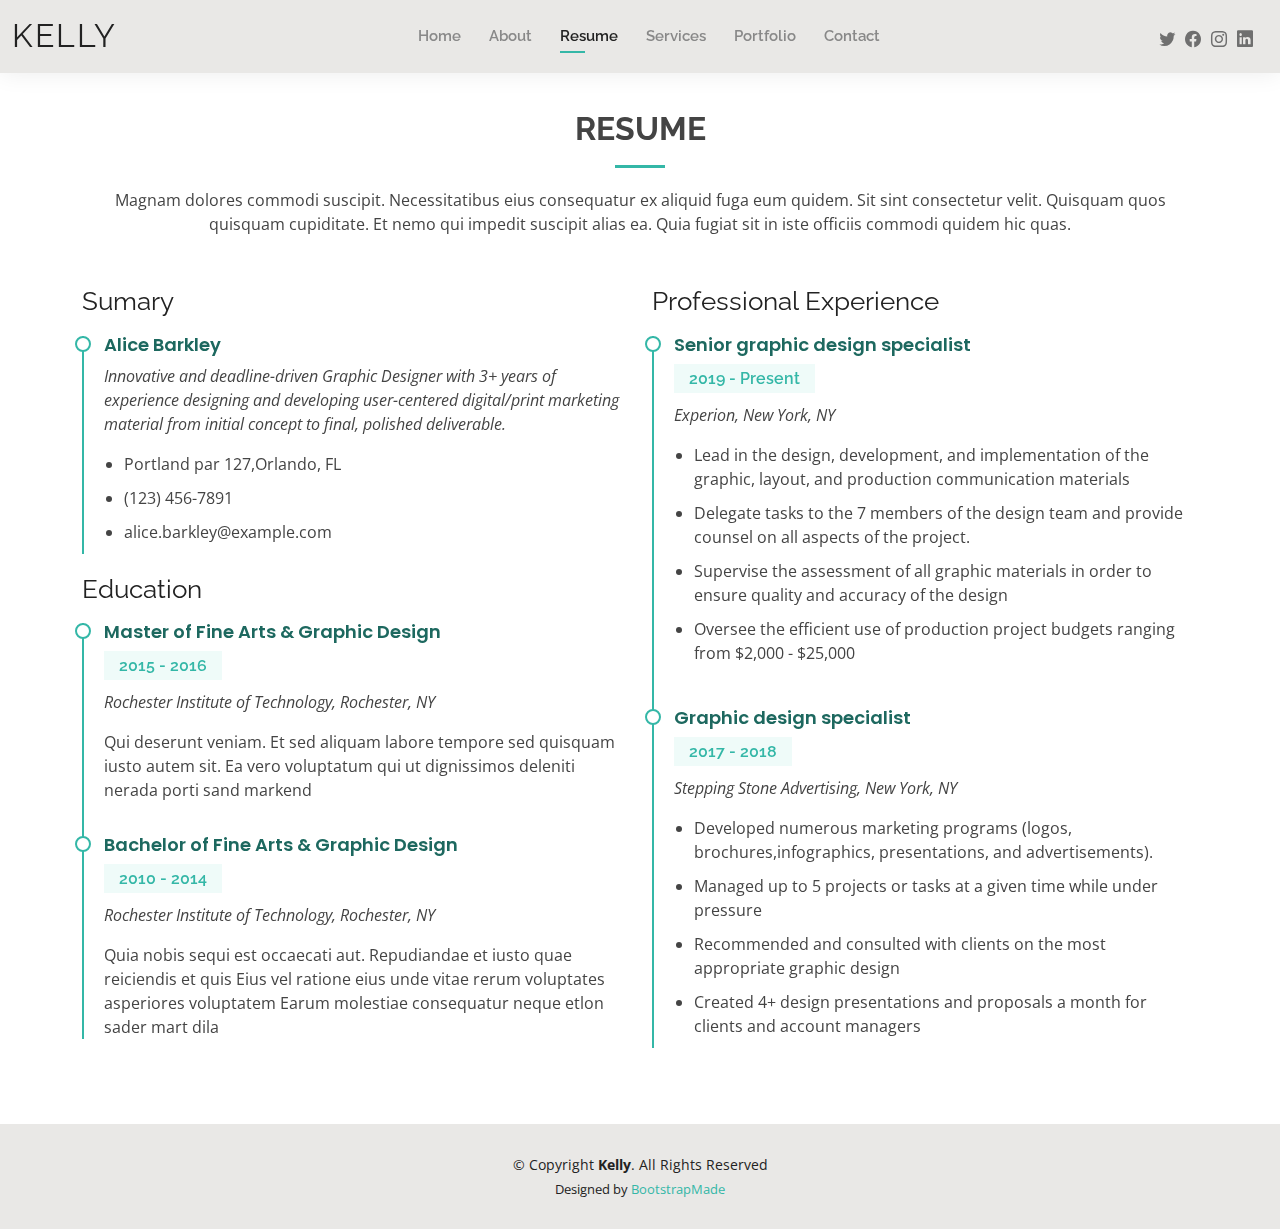
<file: resume.html>
<!DOCTYPE html>
<html lang="en">

<head>
  <meta charset="utf-8">
  <meta content="width=device-width, initial-scale=1.0" name="viewport">

  <title>Resume - Kelly Bootstrap Template</title>
  <meta content="" name="description">
  <meta content="" name="keywords">

  <!-- Favicons -->
  <link href="assets/img/favicon.png" rel="icon">
  <link href="assets/img/apple-touch-icon.png" rel="apple-touch-icon">

  <!-- Google Fonts -->
  <link href="https://fonts.googleapis.com/css?family=Open+Sans:300,300i,400,400i,600,600i,700,700i|Raleway:300,300i,400,400i,500,500i,600,600i,700,700i|Poppins:300,300i,400,400i,500,500i,600,600i,700,700i" rel="stylesheet">

  <!-- Vendor CSS Files -->
  <link href="assets/vendor/aos/aos.css" rel="stylesheet">
  <link href="assets/vendor/bootstrap/css/bootstrap.min.css" rel="stylesheet">
  <link href="assets/vendor/bootstrap-icons/bootstrap-icons.css" rel="stylesheet">
  <link href="assets/vendor/boxicons/css/boxicons.min.css" rel="stylesheet">
  <link href="assets/vendor/glightbox/css/glightbox.min.css" rel="stylesheet">
  <link href="assets/vendor/swiper/swiper-bundle.min.css" rel="stylesheet">

  <!-- Template Main CSS File -->
  <link href="assets/css/style.css" rel="stylesheet">

  <!-- =======================================================
  * Template Name: Kelly - v4.0.1
  * Template URL: https://bootstrapmade.com/kelly-free-bootstrap-cv-resume-html-template/
  * Author: BootstrapMade.com
  * License: https://bootstrapmade.com/license/
  ======================================================== -->
</head>

<body>

  <!-- ======= Header ======= -->
  <header id="header" class="fixed-top">
    <div class="container-fluid d-flex justify-content-between align-items-center">

      <h1 class="logo me-auto me-lg-0"><a href="index.html">Kelly</a></h1>
      <!-- Uncomment below if you prefer to use an image logo -->
      <!-- <a href="index.html" class="logo"><img src="assets/img/logo.png" alt="" class="img-fluid"></a>-->

      <nav id="navbar" class="navbar order-last order-lg-0">
        <ul>
          <li><a href="index.html">Home</a></li>
          <li><a href="about.html">About</a></li>
          <li><a class="active" href="resume.html">Resume</a></li>
          <li><a href="services.html">Services</a></li>
          <li><a href="portfolio.html">Portfolio</a></li>
          <li><a href="contact.html">Contact</a></li>
        </ul>
        <i class="bi bi-list mobile-nav-toggle"></i>
      </nav><!-- .navbar -->

      <div class="header-social-links">
        <a href="#" class="twitter"><i class="bi bi-twitter"></i></a>
        <a href="#" class="facebook"><i class="bi bi-facebook"></i></a>
        <a href="#" class="instagram"><i class="bi bi-instagram"></i></a>
        <a href="#" class="linkedin"><i class="bi bi-linkedin"></i></i></a>
      </div>

    </div>

  </header><!-- End Header -->

  <main id="main">

    <!-- ======= Resume Section ======= -->
    <section id="resume" class="resume">
      <div class="container" data-aos="fade-up">

        <div class="section-title">
          <h2>Resume</h2>
          <p>Magnam dolores commodi suscipit. Necessitatibus eius consequatur ex aliquid fuga eum quidem. Sit sint consectetur velit. Quisquam quos quisquam cupiditate. Et nemo qui impedit suscipit alias ea. Quia fugiat sit in iste officiis commodi quidem hic quas.</p>
        </div>

        <div class="row">
          <div class="col-lg-6">
            <h3 class="resume-title">Sumary</h3>
            <div class="resume-item pb-0">
              <h4>Alice Barkley</h4>
              <p><em>Innovative and deadline-driven Graphic Designer with 3+ years of experience designing and developing user-centered digital/print marketing material from initial concept to final, polished deliverable.</em></p>
              <p>
              <ul>
                <li>Portland par 127,Orlando, FL</li>
                <li>(123) 456-7891</li>
                <li>alice.barkley@example.com</li>
              </ul>
              </p>
            </div>

            <h3 class="resume-title">Education</h3>
            <div class="resume-item">
              <h4>Master of Fine Arts &amp; Graphic Design</h4>
              <h5>2015 - 2016</h5>
              <p><em>Rochester Institute of Technology, Rochester, NY</em></p>
              <p>Qui deserunt veniam. Et sed aliquam labore tempore sed quisquam iusto autem sit. Ea vero voluptatum qui ut dignissimos deleniti nerada porti sand markend</p>
            </div>
            <div class="resume-item">
              <h4>Bachelor of Fine Arts &amp; Graphic Design</h4>
              <h5>2010 - 2014</h5>
              <p><em>Rochester Institute of Technology, Rochester, NY</em></p>
              <p>Quia nobis sequi est occaecati aut. Repudiandae et iusto quae reiciendis et quis Eius vel ratione eius unde vitae rerum voluptates asperiores voluptatem Earum molestiae consequatur neque etlon sader mart dila</p>
            </div>
          </div>
          <div class="col-lg-6">
            <h3 class="resume-title">Professional Experience</h3>
            <div class="resume-item">
              <h4>Senior graphic design specialist</h4>
              <h5>2019 - Present</h5>
              <p><em>Experion, New York, NY </em></p>
              <p>
              <ul>
                <li>Lead in the design, development, and implementation of the graphic, layout, and production communication materials</li>
                <li>Delegate tasks to the 7 members of the design team and provide counsel on all aspects of the project. </li>
                <li>Supervise the assessment of all graphic materials in order to ensure quality and accuracy of the design</li>
                <li>Oversee the efficient use of production project budgets ranging from $2,000 - $25,000</li>
              </ul>
              </p>
            </div>
            <div class="resume-item">
              <h4>Graphic design specialist</h4>
              <h5>2017 - 2018</h5>
              <p><em>Stepping Stone Advertising, New York, NY</em></p>
              <p>
              <ul>
                <li>Developed numerous marketing programs (logos, brochures,infographics, presentations, and advertisements).</li>
                <li>Managed up to 5 projects or tasks at a given time while under pressure</li>
                <li>Recommended and consulted with clients on the most appropriate graphic design</li>
                <li>Created 4+ design presentations and proposals a month for clients and account managers</li>
              </ul>
              </p>
            </div>
          </div>
        </div>

      </div>
    </section><!-- End Resume Section -->

  </main><!-- End #main -->

  <!-- ======= Footer ======= -->
  <footer id="footer">
    <div class="container">
      <div class="copyright">
        &copy; Copyright <strong><span>Kelly</span></strong>. All Rights Reserved
      </div>
      <div class="credits">
        <!-- All the links in the footer should remain intact. -->
        <!-- You can delete the links only if you purchased the pro version. -->
        <!-- Licensing information: https://bootstrapmade.com/license/ -->
        <!-- Purchase the pro version with working PHP/AJAX contact form: https://bootstrapmade.com/kelly-free-bootstrap-cv-resume-html-template/ -->
        Designed by <a href="https://bootstrapmade.com/">BootstrapMade</a>
      </div>
    </div>
  </footer><!-- End  Footer -->

  <div id="preloader"></div>
  <a href="#" class="back-to-top d-flex align-items-center justify-content-center"><i class="bi bi-arrow-up-short"></i></a>

  <!-- Vendor JS Files -->
  <script src="assets/vendor/aos/aos.js"></script>
  <script src="assets/vendor/bootstrap/js/bootstrap.bundle.min.js"></script>
  <script src="assets/vendor/glightbox/js/glightbox.min.js"></script>
  <script src="assets/vendor/isotope-layout/isotope.pkgd.min.js"></script>
  <script src="assets/vendor/php-email-form/validate.js"></script>
  <script src="assets/vendor/purecounter/purecounter.js"></script>
  <script src="assets/vendor/swiper/swiper-bundle.min.js"></script>
  <script src="assets/vendor/waypoints/noframework.waypoints.js"></script>

  <!-- Template Main JS File -->
  <script src="assets/js/main.js"></script>

</body>

</html>
</file>
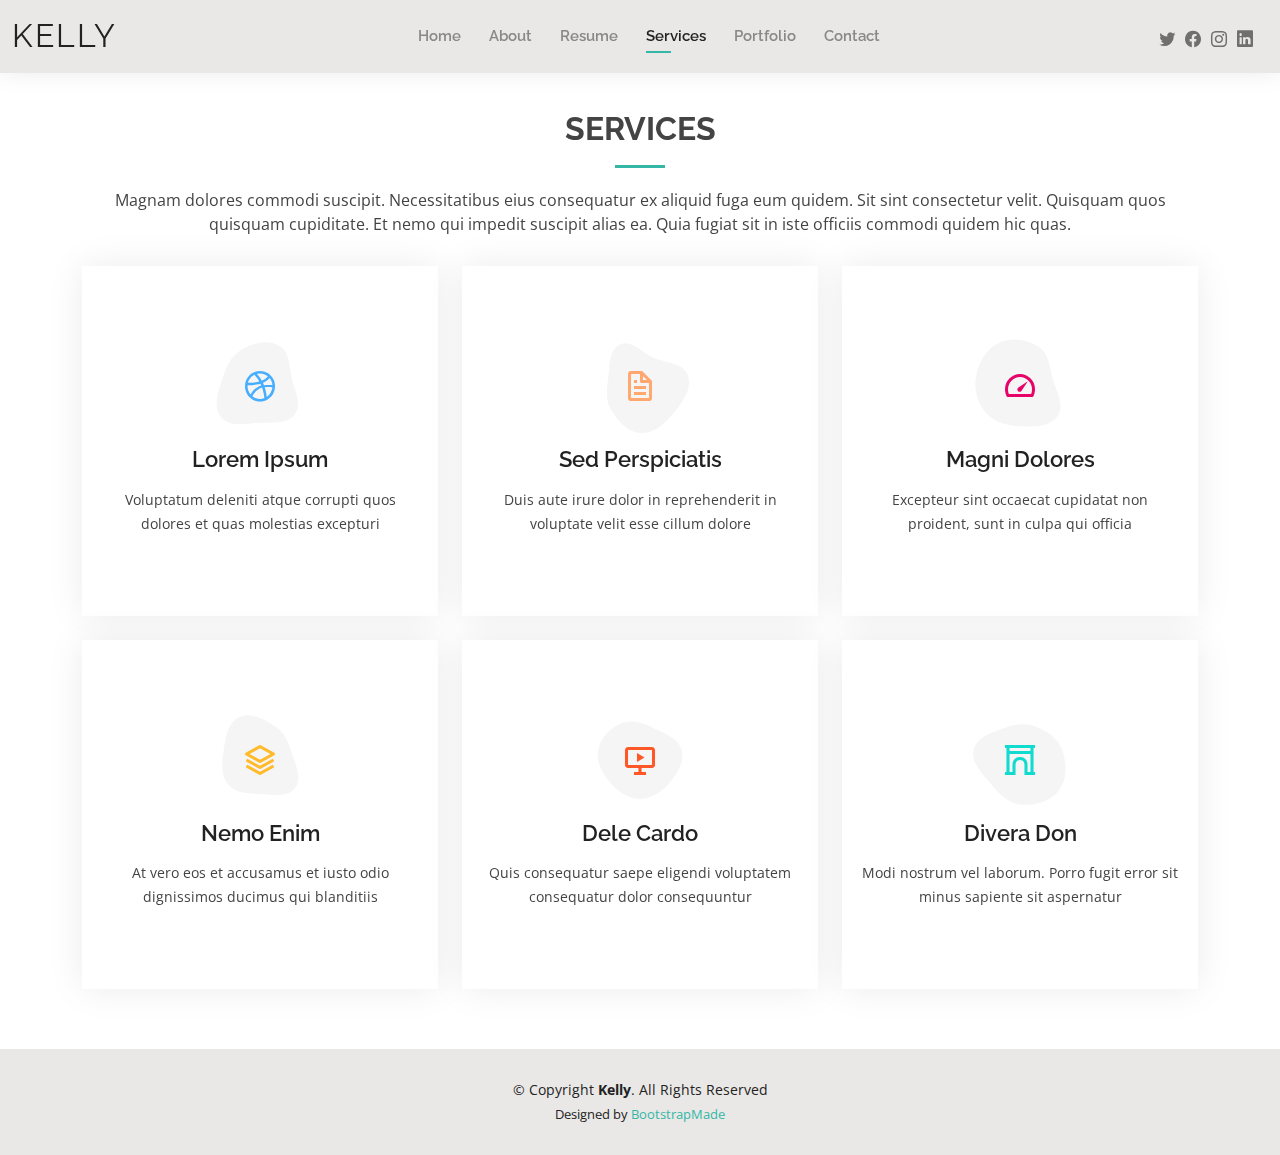
<file: services.html>
<!DOCTYPE html>
<html lang="en">

<head>
  <meta charset="utf-8">
  <meta content="width=device-width, initial-scale=1.0" name="viewport">

  <title>Services - Kelly Bootstrap Template</title>
  <meta content="" name="description">
  <meta content="" name="keywords">

  <!-- Favicons -->
  <link href="assets/img/favicon.png" rel="icon">
  <link href="assets/img/apple-touch-icon.png" rel="apple-touch-icon">

  <!-- Google Fonts -->
  <link href="https://fonts.googleapis.com/css?family=Open+Sans:300,300i,400,400i,600,600i,700,700i|Raleway:300,300i,400,400i,500,500i,600,600i,700,700i|Poppins:300,300i,400,400i,500,500i,600,600i,700,700i" rel="stylesheet">

  <!-- Vendor CSS Files -->
  <link href="assets/vendor/aos/aos.css" rel="stylesheet">
  <link href="assets/vendor/bootstrap/css/bootstrap.min.css" rel="stylesheet">
  <link href="assets/vendor/bootstrap-icons/bootstrap-icons.css" rel="stylesheet">
  <link href="assets/vendor/boxicons/css/boxicons.min.css" rel="stylesheet">
  <link href="assets/vendor/glightbox/css/glightbox.min.css" rel="stylesheet">
  <link href="assets/vendor/swiper/swiper-bundle.min.css" rel="stylesheet">

  <!-- Template Main CSS File -->
  <link href="assets/css/style.css" rel="stylesheet">

  <!-- =======================================================
  * Template Name: Kelly - v4.0.1
  * Template URL: https://bootstrapmade.com/kelly-free-bootstrap-cv-resume-html-template/
  * Author: BootstrapMade.com
  * License: https://bootstrapmade.com/license/
  ======================================================== -->
</head>

<body>

  <!-- ======= Header ======= -->
  <header id="header" class="fixed-top">
    <div class="container-fluid d-flex justify-content-between align-items-center">

      <h1 class="logo me-auto me-lg-0"><a href="index.html">Kelly</a></h1>
      <!-- Uncomment below if you prefer to use an image logo -->
      <!-- <a href="index.html" class="logo"><img src="assets/img/logo.png" alt="" class="img-fluid"></a>-->

      <nav id="navbar" class="navbar order-last order-lg-0">
        <ul>
          <li><a href="index.html">Home</a></li>
          <li><a href="about.html">About</a></li>
          <li><a href="resume.html">Resume</a></li>
          <li><a class="active" href="services.html">Services</a></li>
          <li><a href="portfolio.html">Portfolio</a></li>
          <li><a href="contact.html">Contact</a></li>
        </ul>
        <i class="bi bi-list mobile-nav-toggle"></i>
      </nav><!-- .navbar -->

      <div class="header-social-links">
        <a href="#" class="twitter"><i class="bi bi-twitter"></i></a>
        <a href="#" class="facebook"><i class="bi bi-facebook"></i></a>
        <a href="#" class="instagram"><i class="bi bi-instagram"></i></a>
        <a href="#" class="linkedin"><i class="bi bi-linkedin"></i></i></a>
      </div>

    </div>

  </header><!-- End Header -->

  <main id="main">

    <!-- ======= Services Section ======= -->
    <section id="services" class="services">
      <div class="container" data-aos="fade-up">

        <div class="section-title">
          <h2>Services</h2>
          <p>Magnam dolores commodi suscipit. Necessitatibus eius consequatur ex aliquid fuga eum quidem. Sit sint consectetur velit. Quisquam quos quisquam cupiditate. Et nemo qui impedit suscipit alias ea. Quia fugiat sit in iste officiis commodi quidem hic quas.</p>
        </div>

        <div class="row">
          <div class="col-lg-4 col-md-6 d-flex align-items-stretch" data-aos="zoom-in" data-aos-delay="100">
            <div class="icon-box iconbox-blue">
              <div class="icon">
                <svg width="100" height="100" viewBox="0 0 600 600" xmlns="http://www.w3.org/2000/svg">
                  <path stroke="none" stroke-width="0" fill="#f5f5f5" d="M300,521.0016835830174C376.1290562159157,517.8887921683347,466.0731472004068,529.7835943286574,510.70327084640275,468.03025145048787C554.3714126377745,407.6079735673963,508.03601936045806,328.9844924480964,491.2728898941984,256.3432110539036C474.5976632858925,184.082847569629,479.9380746630129,96.60480741107993,416.23090153303,58.64404602377083C348.86323505073057,18.502131276798302,261.93793281208167,40.57373210992963,193.5410806939664,78.93577620505333C130.42746243093433,114.334589627462,98.30271207620316,179.96522072025542,76.75703585869454,249.04625023123273C51.97151888228291,328.5150500222984,13.704378332031375,421.85034740162234,66.52175969318436,486.19268352777647C119.04800174914682,550.1803526380478,217.28368757567262,524.383925680826,300,521.0016835830174"></path>
                </svg>
                <i class="bx bxl-dribbble"></i>
              </div>
              <h4><a href="">Lorem Ipsum</a></h4>
              <p>Voluptatum deleniti atque corrupti quos dolores et quas molestias excepturi</p>
            </div>
          </div>

          <div class="col-lg-4 col-md-6 d-flex align-items-stretch mt-4 mt-md-0" data-aos="zoom-in" data-aos-delay="200">
            <div class="icon-box iconbox-orange ">
              <div class="icon">
                <svg width="100" height="100" viewBox="0 0 600 600" xmlns="http://www.w3.org/2000/svg">
                  <path stroke="none" stroke-width="0" fill="#f5f5f5" d="M300,582.0697525312426C382.5290701553225,586.8405444964366,449.9789794690241,525.3245884688669,502.5850820975895,461.55621195738473C556.606425686781,396.0723002908107,615.8543463187945,314.28637112970534,586.6730223649479,234.56875336149918C558.9533121215079,158.8439757836574,454.9685369536778,164.00468322053177,381.49747125262974,130.76875717737553C312.15926192815925,99.40240125094834,248.97055460311594,18.661163978235184,179.8680185752513,50.54337015887873C110.5421016452524,82.52863877960104,119.82277516462835,180.83849132639028,109.12597500060166,256.43424936330496C100.08760227029461,320.3096726198365,92.17705696193138,384.0621239912766,124.79988738764834,439.7174275375508C164.83382741302287,508.01625554203684,220.96474134820875,577.5009287672846,300,582.0697525312426"></path>
                </svg>
                <i class="bx bx-file"></i>
              </div>
              <h4><a href="">Sed Perspiciatis</a></h4>
              <p>Duis aute irure dolor in reprehenderit in voluptate velit esse cillum dolore</p>
            </div>
          </div>

          <div class="col-lg-4 col-md-6 d-flex align-items-stretch mt-4 mt-lg-0" data-aos="zoom-in" data-aos-delay="300">
            <div class="icon-box iconbox-pink">
              <div class="icon">
                <svg width="100" height="100" viewBox="0 0 600 600" xmlns="http://www.w3.org/2000/svg">
                  <path stroke="none" stroke-width="0" fill="#f5f5f5" d="M300,541.5067337569781C382.14930387511276,545.0595476570109,479.8736841581634,548.3450877840088,526.4010558755058,480.5488172755941C571.5218469581645,414.80211281144784,517.5187510058486,332.0715597781072,496.52539010469104,255.14436215662573C477.37192572678356,184.95920475031193,473.57363656557914,105.61284051026155,413.0603344069578,65.22779650032875C343.27470386102294,18.654635553484475,251.2091493199835,5.337323636656869,175.0934190732945,40.62881213300186C97.87086631185822,76.43348514350839,51.98124368387456,156.15599469081315,36.44837278890362,239.84606092416172C21.716077023791087,319.22268207091537,43.775223500013084,401.1760424656574,96.891909868211,461.97329694683043C147.22146801428983,519.5804099606455,223.5754009179313,538.201503339737,300,541.5067337569781"></path>
                </svg>
                <i class="bx bx-tachometer"></i>
              </div>
              <h4><a href="">Magni Dolores</a></h4>
              <p>Excepteur sint occaecat cupidatat non proident, sunt in culpa qui officia</p>
            </div>
          </div>

          <div class="col-lg-4 col-md-6 d-flex align-items-stretch mt-4" data-aos="zoom-in" data-aos-delay="100">
            <div class="icon-box iconbox-yellow">
              <div class="icon">
                <svg width="100" height="100" viewBox="0 0 600 600" xmlns="http://www.w3.org/2000/svg">
                  <path stroke="none" stroke-width="0" fill="#f5f5f5" d="M300,503.46388370962813C374.79870501325706,506.71871716319447,464.8034551963731,527.1746412648533,510.4981551193396,467.86667711651364C555.9287308511215,408.9015244558933,512.6030010748507,327.5744911775523,490.211057578863,256.5855673507754C471.097692560561,195.9906835881958,447.69079081568157,138.11976852964426,395.19560036434837,102.3242989838813C329.3053358748298,57.3949838291264,248.02791733380457,8.279543830951368,175.87071277845988,42.242879143198664C103.41431057327972,76.34704239035025,93.79494320519305,170.9812938413882,81.28167332365135,250.07896920659033C70.17666984294237,320.27484674793965,64.84698225790005,396.69656628748305,111.28512138212992,450.4950937839243C156.20124167950087,502.5303643271138,231.32542653798444,500.4755392045468,300,503.46388370962813"></path>
                </svg>
                <i class="bx bx-layer"></i>
              </div>
              <h4><a href="">Nemo Enim</a></h4>
              <p>At vero eos et accusamus et iusto odio dignissimos ducimus qui blanditiis</p>
            </div>
          </div>

          <div class="col-lg-4 col-md-6 d-flex align-items-stretch mt-4" data-aos="zoom-in" data-aos-delay="200">
            <div class="icon-box iconbox-red">
              <div class="icon">
                <svg width="100" height="100" viewBox="0 0 600 600" xmlns="http://www.w3.org/2000/svg">
                  <path stroke="none" stroke-width="0" fill="#f5f5f5" d="M300,532.3542879108572C369.38199826031484,532.3153073249985,429.10787420159085,491.63046689027357,474.5244479745417,439.17860296908856C522.8885846962883,383.3225815378663,569.1668002868075,314.3205725914397,550.7432151929288,242.7694973846089C532.6665558377875,172.5657663291529,456.2379748765914,142.6223662098291,390.3689995646985,112.34683881706744C326.66090330228417,83.06452184765237,258.84405631176094,53.51806209861945,193.32584062364296,78.48882559362697C121.61183558270385,105.82097193414197,62.805066853699245,167.19869350419734,48.57481801355237,242.6138429142374C34.843463184063346,315.3850353017275,76.69343916112496,383.4422959591041,125.22947124332185,439.3748458443577C170.7312796277747,491.8107796887764,230.57421082200815,532.3932930995766,300,532.3542879108572"></path>
                </svg>
                <i class="bx bx-slideshow"></i>
              </div>
              <h4><a href="">Dele Cardo</a></h4>
              <p>Quis consequatur saepe eligendi voluptatem consequatur dolor consequuntur</p>
            </div>
          </div>

          <div class="col-lg-4 col-md-6 d-flex align-items-stretch mt-4" data-aos="zoom-in" data-aos-delay="300">
            <div class="icon-box iconbox-teal">
              <div class="icon">
                <svg width="100" height="100" viewBox="0 0 600 600" xmlns="http://www.w3.org/2000/svg">
                  <path stroke="none" stroke-width="0" fill="#f5f5f5" d="M300,566.797414625762C385.7384707136149,576.1784315230908,478.7894351017131,552.8928747891023,531.9192734346935,484.94944893311C584.6109503024035,417.5663521118492,582.489472248146,322.67544863468447,553.9536738515405,242.03673114598146C529.1557734026468,171.96086150256528,465.24506316201064,127.66468636344209,395.9583748389544,100.7403814666027C334.2173773831606,76.7482773500951,269.4350130405921,84.62216499799875,207.1952322260088,107.2889140133804C132.92018162631612,134.33871894543012,41.79353780512637,160.00259165414826,22.644507872594943,236.69541883565114C3.319112789854554,314.0945973066697,72.72355303640163,379.243833228382,124.04198916343866,440.3218312028393C172.9286146004772,498.5055451809895,224.45579914871206,558.5317968840102,300,566.797414625762"></path>
                </svg>
                <i class="bx bx-arch"></i>
              </div>
              <h4><a href="">Divera Don</a></h4>
              <p>Modi nostrum vel laborum. Porro fugit error sit minus sapiente sit aspernatur</p>
            </div>
          </div>

        </div>

      </div>
    </section><!-- End Services Section -->

  </main><!-- End #main -->

  <!-- ======= Footer ======= -->
  <footer id="footer">
    <div class="container">
      <div class="copyright">
        &copy; Copyright <strong><span>Kelly</span></strong>. All Rights Reserved
      </div>
      <div class="credits">
        <!-- All the links in the footer should remain intact. -->
        <!-- You can delete the links only if you purchased the pro version. -->
        <!-- Licensing information: https://bootstrapmade.com/license/ -->
        <!-- Purchase the pro version with working PHP/AJAX contact form: https://bootstrapmade.com/kelly-free-bootstrap-cv-resume-html-template/ -->
        Designed by <a href="https://bootstrapmade.com/">BootstrapMade</a>
      </div>
    </div>
  </footer><!-- End  Footer -->

  <div id="preloader"></div>
  <a href="#" class="back-to-top d-flex align-items-center justify-content-center"><i class="bi bi-arrow-up-short"></i></a>

  <!-- Vendor JS Files -->
  <script src="assets/vendor/aos/aos.js"></script>
  <script src="assets/vendor/bootstrap/js/bootstrap.bundle.min.js"></script>
  <script src="assets/vendor/glightbox/js/glightbox.min.js"></script>
  <script src="assets/vendor/isotope-layout/isotope.pkgd.min.js"></script>
  <script src="assets/vendor/php-email-form/validate.js"></script>
  <script src="assets/vendor/purecounter/purecounter.js"></script>
  <script src="assets/vendor/swiper/swiper-bundle.min.js"></script>
  <script src="assets/vendor/waypoints/noframework.waypoints.js"></script>

  <!-- Template Main JS File -->
  <script src="assets/js/main.js"></script>

</body>

</html>
</file>
<file: assets/css/style.css>
/**
* Template Name: Kelly - v4.0.1
* Template URL: https://bootstrapmade.com/kelly-free-bootstrap-cv-resume-html-template/
* Author: BootstrapMade.com
* License: https://bootstrapmade.com/license/
*/

/*--------------------------------------------------------------
# General
--------------------------------------------------------------*/
body {
  font-family: "Open Sans", sans-serif;
  color: #444444;
}

a {
  color: #34b7a7;
  text-decoration: none;
}

a:hover {
  color: #51cdbe;
  text-decoration: none;
}

h1, h2, h3, h4, h5, h6 {
  font-family: "Raleway", sans-serif;
}

#main {
  margin-top: 50px;
}

@media (max-width: 992px) {
  #main {
    margin-top: 30px;
  }
}

/*--------------------------------------------------------------
# Preloader
--------------------------------------------------------------*/
#preloader {
  position: fixed;
  top: 0;
  left: 0;
  right: 0;
  bottom: 0;
  z-index: 9999;
  overflow: hidden;
  background: #fff;
}

#preloader:before {
  content: "";
  position: fixed;
  top: calc(50% - 30px);
  left: calc(50% - 30px);
  border: 6px solid #34b7a7;
  border-top-color: #dcf5f2;
  border-radius: 50%;
  width: 60px;
  height: 60px;
  -webkit-animation: animate-preloader 1s linear infinite;
  animation: animate-preloader 1s linear infinite;
}

@-webkit-keyframes animate-preloader {
  0% {
    transform: rotate(0deg);
  }
  100% {
    transform: rotate(360deg);
  }
}

@keyframes animate-preloader {
  0% {
    transform: rotate(0deg);
  }
  100% {
    transform: rotate(360deg);
  }
}

/*--------------------------------------------------------------
# Back to top button
--------------------------------------------------------------*/
.back-to-top {
  position: fixed;
  visibility: hidden;
  opacity: 0;
  right: 15px;
  bottom: 15px;
  z-index: 996;
  background: #34b7a7;
  width: 40px;
  height: 40px;
  border-radius: 50px;
  transition: all 0.4s;
}

.back-to-top i {
  font-size: 24px;
  color: #fff;
  line-height: 0;
}

.back-to-top:hover {
  background: #49cbbb;
  color: #fff;
}

.back-to-top.active {
  visibility: visible;
  opacity: 1;
}

/*--------------------------------------------------------------
# Header
--------------------------------------------------------------*/
#header {
  background: #e9e8e6;
  box-shadow: 0px 0px 25px 0 rgba(0, 0, 0, 0.08);
  z-index: 997;
  padding: 15px 0;
}

#header .logo {
  font-size: 32px;
  margin: 0;
  padding: 0;
  line-height: 1;
  font-weight: 400;
  letter-spacing: 2px;
  text-transform: uppercase;
}

#header .logo a {
  color: #222222;
}

#header .logo img {
  max-height: 40px;
}

@media (max-width: 992px) {
  #header .logo {
    font-size: 28px;
  }
}

/*--------------------------------------------------------------
# Header Social Links
--------------------------------------------------------------*/
.header-social-links {
  padding-right: 15px;
}

.header-social-links a {
  color: #6f6f6f;
  padding-left: 6px;
  display: inline-block;
  line-height: 0px;
  transition: 0.3s;
  font-size: 16px;
}

.header-social-links a:hover {
  color: #34b7a7;
}

/*--------------------------------------------------------------
# Navigation Menu
--------------------------------------------------------------*/
/**
* Desktop Navigation 
*/
.navbar {
  padding: 0;
}

.navbar ul {
  margin: 0;
  padding: 0;
  display: flex;
  list-style: none;
  align-items: center;
}

.navbar li {
  position: relative;
  padding: 10px 0 10px 28px;
}

.navbar a {
  display: flex;
  align-items: center;
  justify-content: space-between;
  font-family: "Raleway", sans-serif;
  font-size: 15px;
  font-weight: 600;
  color: #888888;
  white-space: nowrap;
  transition: 0.3s;
  position: relative;
}

.navbar a i {
  font-size: 12px;
  line-height: 0;
  margin-left: 5px;
}

.navbar > ul > li > a:before {
  content: "";
  position: absolute;
  width: 0;
  height: 2px;
  bottom: -5px;
  left: 0;
  background-color: #34b7a7;
  visibility: hidden;
  width: 0px;
  transition: all 0.3s ease-in-out 0s;
}

.navbar a:hover:before, .navbar li:hover > a:before, .navbar .active:before {
  visibility: visible;
  width: 25px;
}

.navbar a:hover, .navbar .active, .navbar li:hover > a {
  color: #222222;
}

.navbar .dropdown ul {
  display: block;
  position: absolute;
  left: 14px;
  top: calc(100% + 30px);
  margin: 0;
  padding: 10px 0;
  z-index: 99;
  opacity: 0;
  visibility: hidden;
  background: #fff;
  box-shadow: 0px 0px 30px rgba(127, 137, 161, 0.25);
  transition: 0.3s;
  border-radius: 4px;
}

.navbar .dropdown ul li {
  min-width: 200px;
  padding: 0;
}

.navbar .dropdown ul a {
  padding: 10px 20px;
  font-size: 15px;
  text-transform: none;
  font-weight: 600;
}

.navbar .dropdown ul a i {
  font-size: 12px;
}

.navbar .dropdown ul a:hover, .navbar .dropdown ul .active:hover, .navbar .dropdown ul li:hover > a {
  color: #34b7a7;
}

.navbar .dropdown:hover > ul {
  opacity: 1;
  top: 100%;
  visibility: visible;
}

.navbar .dropdown .dropdown ul {
  top: 0;
  left: calc(100% - 30px);
  visibility: hidden;
}

.navbar .dropdown .dropdown:hover > ul {
  opacity: 1;
  top: 0;
  left: 100%;
  visibility: visible;
}

@media (max-width: 1366px) {
  .navbar .dropdown .dropdown ul {
    left: -90%;
  }
  .navbar .dropdown .dropdown:hover > ul {
    left: -100%;
  }
}

/**
* Mobile Navigation 
*/
.mobile-nav-toggle {
  color: #222222;
  font-size: 28px;
  cursor: pointer;
  display: none;
  line-height: 0;
  transition: 0.5s;
}

.mobile-nav-toggle.bi-x {
  color: #fff;
}

@media (max-width: 991px) {
  .mobile-nav-toggle {
    display: block;
  }
  .navbar ul {
    display: none;
  }
}

.navbar-mobile {
  position: fixed;
  overflow: hidden;
  top: 0;
  right: 0;
  left: 0;
  bottom: 0;
  background: rgba(9, 9, 9, 0.9);
  transition: 0.3s;
  z-index: 999;
}

.navbar-mobile .mobile-nav-toggle {
  position: absolute;
  top: 15px;
  right: 15px;
}

.navbar-mobile ul {
  display: block;
  position: absolute;
  top: 55px;
  right: 15px;
  bottom: 15px;
  left: 15px;
  padding: 10px 0;
  border-radius: 10px;
  background-color: #fff;
  overflow-y: auto;
  transition: 0.3s;
}

.navbar-mobile a {
  font-size: 15px;
  padding-right: 15px;
  color: #222222;
}

.navbar-mobile a:hover, .navbar-mobile .active, .navbar-mobile li:hover > a {
  color: #34b7a7;
}

.navbar-mobile .getstarted {
  margin: 15px;
}

.navbar-mobile .dropdown ul {
  position: static;
  display: none;
  margin: 10px 20px;
  padding: 10px 0;
  z-index: 99;
  opacity: 1;
  visibility: visible;
  background: #fff;
  box-shadow: 0px 0px 30px rgba(127, 137, 161, 0.25);
}

.navbar-mobile .dropdown ul li {
  min-width: 200px;
}

.navbar-mobile .dropdown ul a {
  padding: 10px 20px;
}

.navbar-mobile .dropdown ul a i {
  font-size: 12px;
}

.navbar-mobile .dropdown ul a:hover, .navbar-mobile .dropdown ul .active:hover, .navbar-mobile .dropdown ul li:hover > a {
  color: #34b7a7;
}

.navbar-mobile .dropdown > .dropdown-active {
  display: block;
}

/*--------------------------------------------------------------
# Hero Section
--------------------------------------------------------------*/
#hero {
  width: 100%;
  height: 100vh;
  background: url("../img/hero-bg.jpg") top right;
  background-size: cover;
}

#hero .container {
  padding-top: 70px;
  position: relative;
}

@media (max-width: 992px) {
  #hero .container {
    padding-top: 58px;
  }
}

#hero h1 {
  margin: 0;
  font-size: 48px;
  font-weight: 700;
  line-height: 56px;
  color: #222222;
}

#hero h2 {
  color: #6f6f6f;
  margin: 10px 0 0 0;
  font-size: 22px;
}

#hero .btn-about {
  font-family: "Raleway", sans-serif;
  text-transform: uppercase;
  font-weight: 600;
  font-size: 12px;
  letter-spacing: 1px;
  display: inline-block;
  padding: 12px 40px;
  border-radius: 50px;
  transition: 0.5s;
  margin-top: 30px;
  color: #fff;
  background: #34b7a7;
}

#hero .btn-about:hover {
  background: #3dc8b7;
}

@media (min-width: 1024px) {
  #hero {
    background-attachment: fixed;
  }
}

@media (max-width: 992px) {
  #hero:before {
    content: "";
    background: rgba(255, 255, 255, 0.8);
    position: absolute;
    bottom: 0;
    top: 0;
    left: 0;
    right: 0;
  }
  #hero h1 {
    font-size: 28px;
    line-height: 36px;
  }
  #hero h2 {
    font-size: 18px;
    line-height: 24px;
  }
}

/*--------------------------------------------------------------
# Sections General
--------------------------------------------------------------*/
section {
  padding: 60px 0;
}

.section-bg {
  background-color: #e7f8f6;
}

.section-title {
  text-align: center;
  padding-bottom: 30px;
}

.section-title h2 {
  font-size: 32px;
  font-weight: bold;
  text-transform: uppercase;
  margin-bottom: 20px;
  padding-bottom: 20px;
  position: relative;
}

.section-title h2::after {
  content: '';
  position: absolute;
  display: block;
  width: 50px;
  height: 3px;
  background: #34b7a7;
  bottom: 0;
  left: calc(50% - 25px);
}

.section-title p {
  margin-bottom: 0;
}

/*--------------------------------------------------------------
# Cta
--------------------------------------------------------------*/
.cta {
  background: linear-gradient(rgba(0, 0, 0, 0.6), rgba(0, 0, 0, 0.6)), url("../img/bg-1.jpg") fixed center center;
  background-size: cover;
  padding: 80px 0;
}

.cta h3 {
  color: #fff;
  font-size: 28px;
  font-weight: 700;
}

.cta p {
  color: #fff;
}

.cta .cta-btn {
  font-family: "Raleway", sans-serif;
  text-transform: uppercase;
  font-weight: 500;
  font-size: 16px;
  letter-spacing: 1px;
  display: inline-block;
  padding: 8px 20px;
  border-radius: 2px;
  transition: 0.5s;
  margin: 10px;
  border: 2px solid #fff;
  color: #fff;
}

.cta .cta-btn:hover {
  background: #34b7a7;
  border: 2px solid #34b7a7;
}

@media (max-width: 1024px) {
  .cta {
    background-attachment: scroll;
  }
}

@media (min-width: 769px) {
  .cta .cta-btn-container {
    display: flex;
    align-items: center;
    justify-content: flex-end;
  }
}

/*--------------------------------------------------------------
# About
--------------------------------------------------------------*/
.about .content h3 {
  font-weight: 700;
  font-size: 26px;
  color: #555555;
}

.about .content ul {
  list-style: none;
  padding: 0;
}

.about .content ul li {
  padding-bottom: 10px;
}

.about .content ul i {
  font-size: 20px;
  padding-right: 2px;
  color: #34b7a7;
}

.about .content p:last-child {
  margin-bottom: 0;
}

/*--------------------------------------------------------------
# Skills
--------------------------------------------------------------*/
.skills .progress {
  height: 60px;
  display: block;
  background: none;
  border-radius: 0;
}

.skills .progress .skill {
  padding: 10px 0;
  margin: 0 0 6px 0;
  text-transform: uppercase;
  display: block;
  font-weight: 600;
  font-family: "Poppins", sans-serif;
  color: #222222;
}

.skills .progress .skill .val {
  float: right;
  font-style: normal;
}

.skills .progress-bar-wrap {
  background: #f3f3f3;
}

.skills .progress-bar {
  width: 1px;
  height: 10px;
  transition: .9s;
  background-color: #34b7a7;
}

/*--------------------------------------------------------------
# Facts
--------------------------------------------------------------*/
.facts .counters span {
  font-size: 48px;
  display: block;
  color: #34b7a7;
}

.facts .counters p {
  padding: 0;
  margin: 0 0 20px 0;
  font-family: "Raleway", sans-serif;
  font-size: 14px;
}

/*--------------------------------------------------------------
# Testimonials
--------------------------------------------------------------*/
.testimonials .section-header {
  margin-bottom: 40px;
}

.testimonials .testimonial-item {
  text-align: center;
}

.testimonials .testimonial-item .testimonial-img {
  width: 120px;
  border-radius: 50%;
  border: 4px solid #fff;
  margin: 0 auto;
}

.testimonials .testimonial-item h3 {
  font-size: 20px;
  font-weight: bold;
  margin: 10px 0 5px 0;
  color: #111;
}

.testimonials .testimonial-item h4 {
  font-size: 14px;
  color: #999;
  margin: 0 0 15px 0;
}

.testimonials .testimonial-item .quote-icon-left, .testimonials .testimonial-item .quote-icon-right {
  color: #c8efea;
  font-size: 26px;
}

.testimonials .testimonial-item .quote-icon-left {
  display: inline-block;
  left: -5px;
  position: relative;
}

.testimonials .testimonial-item .quote-icon-right {
  display: inline-block;
  right: -5px;
  position: relative;
  top: 10px;
}

.testimonials .testimonial-item p {
  font-style: italic;
  margin: 0 auto 15px auto;
}

@media (min-width: 992px) {
  .testimonials .testimonial-item p {
    width: 80%;
  }
}

.testimonials .swiper-pagination {
  margin-top: 20px;
  position: relative;
}

.testimonials .swiper-pagination .swiper-pagination-bullet {
  width: 12px;
  height: 12px;
  background-color: #fff;
  opacity: 1;
  border: 1px solid #34b7a7;
}

.testimonials .swiper-pagination .swiper-pagination-bullet-active {
  background-color: #34b7a7;
}

/*--------------------------------------------------------------
# Resume
--------------------------------------------------------------*/
.resume .resume-title {
  font-size: 26px;
  font-weight: 400;
  margin-top: 20px;
  margin-bottom: 20px;
  color: #222222;
}

.resume .resume-item {
  padding: 0 0 20px 20px;
  margin-top: -2px;
  border-left: 2px solid #34b7a7;
  position: relative;
}

.resume .resume-item h4 {
  line-height: 18px;
  font-size: 18px;
  font-weight: 600;
  font-family: "Poppins", sans-serif;
  color: #1d685f;
  margin-bottom: 10px;
}

.resume .resume-item h5 {
  font-size: 16px;
  background: #effbf9;
  padding: 5px 15px;
  display: inline-block;
  font-weight: 600;
  margin-bottom: 10px;
  color: #34b7a7;
}

.resume .resume-item ul {
  padding-left: 20px;
}

.resume .resume-item ul li {
  padding-bottom: 10px;
}

.resume .resume-item:last-child {
  padding-bottom: 0;
}

.resume .resume-item::before {
  content: "";
  position: absolute;
  width: 16px;
  height: 16px;
  border-radius: 50px;
  left: -9px;
  top: 0;
  background: #fff;
  border: 2px solid #34b7a7;
}

/*--------------------------------------------------------------
# Services
--------------------------------------------------------------*/
.services .icon-box {
  text-align: center;
  padding: 70px 20px 80px 20px;
  transition: all ease-in-out 0.3s;
  background: #fff;
  box-shadow: 0px 0 35px 0 rgba(0, 0, 0, 0.08);
}

.services .icon-box .icon {
  margin: 0 auto;
  width: 100px;
  height: 100px;
  display: flex;
  align-items: center;
  justify-content: center;
  transition: ease-in-out 0.3s;
  position: relative;
}

.services .icon-box .icon i {
  font-size: 36px;
  transition: 0.5s;
  position: relative;
}

.services .icon-box .icon svg {
  position: absolute;
  top: 0;
  left: 0;
}

.services .icon-box .icon svg path {
  transition: 0.5s;
  fill: #f5f5f5;
}

.services .icon-box h4 {
  font-weight: 600;
  margin: 10px 0 15px 0;
  font-size: 22px;
}

.services .icon-box h4 a {
  color: #222222;
  transition: ease-in-out 0.3s;
}

.services .icon-box p {
  line-height: 24px;
  font-size: 14px;
  margin-bottom: 0;
}

.services .iconbox-blue i {
  color: #47aeff;
}

.services .iconbox-blue:hover .icon i {
  color: #fff;
}

.services .iconbox-blue:hover .icon path {
  fill: #47aeff;
}

.services .iconbox-orange i {
  color: #ffa76e;
}

.services .iconbox-orange:hover .icon i {
  color: #fff;
}

.services .iconbox-orange:hover .icon path {
  fill: #ffa76e;
}

.services .iconbox-pink i {
  color: #e80368;
}

.services .iconbox-pink:hover .icon i {
  color: #fff;
}

.services .iconbox-pink:hover .icon path {
  fill: #e80368;
}

.services .iconbox-yellow i {
  color: #ffbb2c;
}

.services .iconbox-yellow:hover .icon i {
  color: #fff;
}

.services .iconbox-yellow:hover .icon path {
  fill: #ffbb2c;
}

.services .iconbox-red i {
  color: #ff5828;
}

.services .iconbox-red:hover .icon i {
  color: #fff;
}

.services .iconbox-red:hover .icon path {
  fill: #ff5828;
}

.services .iconbox-teal i {
  color: #11dbcf;
}

.services .iconbox-teal:hover .icon i {
  color: #fff;
}

.services .iconbox-teal:hover .icon path {
  fill: #11dbcf;
}

/*--------------------------------------------------------------
# Portfolio
--------------------------------------------------------------*/
.portfolio .portfolio-item {
  margin-bottom: 30px;
}

.portfolio #portfolio-flters {
  padding: 0;
  margin: 0 auto 20px auto;
  list-style: none;
  text-align: center;
}

.portfolio #portfolio-flters li {
  cursor: pointer;
  display: inline-block;
  padding: 8px 16px 10px 16px;
  font-size: 13px;
  font-weight: 500;
  line-height: 1;
  text-transform: uppercase;
  color: #444444;
  margin-bottom: 5px;
  transition: all 0.3s ease-in-out;
  border-radius: 50px;
}

.portfolio #portfolio-flters li:hover, .portfolio #portfolio-flters li.filter-active {
  color: #fff;
  background: #34b7a7;
}

.portfolio #portfolio-flters li:last-child {
  margin-right: 0;
}

.portfolio .portfolio-wrap {
  transition: 0.3s;
  position: relative;
  overflow: hidden;
  z-index: 1;
  background: rgba(34, 34, 34, 0.6);
}

.portfolio .portfolio-wrap::before {
  content: "";
  background: rgba(34, 34, 34, 0.6);
  position: absolute;
  left: 0;
  right: 0;
  top: 0;
  bottom: 0;
  transition: all ease-in-out 0.3s;
  z-index: 2;
  opacity: 0;
}

.portfolio .portfolio-wrap img {
  transition: all ease-in-out 0.3s;
}

.portfolio .portfolio-wrap .portfolio-info {
  opacity: 0;
  position: absolute;
  top: 0;
  left: 0;
  right: 0;
  bottom: 0;
  z-index: 3;
  transition: all ease-in-out 0.3s;
  display: flex;
  flex-direction: column;
  justify-content: flex-end;
  align-items: flex-start;
  padding: 20px;
}

.portfolio .portfolio-wrap .portfolio-info h4 {
  font-size: 20px;
  color: #fff;
  font-weight: 600;
}

.portfolio .portfolio-wrap .portfolio-info p {
  color: rgba(255, 255, 255, 0.7);
  font-size: 14px;
  text-transform: uppercase;
  padding: 0;
  margin: 0;
  font-style: italic;
}

.portfolio .portfolio-wrap .portfolio-links {
  text-align: center;
  z-index: 4;
}

.portfolio .portfolio-wrap .portfolio-links a {
  color: #fff;
  margin: 0 5px 0 0;
  font-size: 28px;
  display: inline-block;
  transition: 0.3s;
}

.portfolio .portfolio-wrap .portfolio-links a:hover {
  color: #78d9cd;
}

.portfolio .portfolio-wrap:hover::before {
  opacity: 1;
}

.portfolio .portfolio-wrap:hover img {
  transform: scale(1.2);
}

.portfolio .portfolio-wrap:hover .portfolio-info {
  opacity: 1;
}

/*--------------------------------------------------------------
# Portfolio Details
--------------------------------------------------------------*/
.portfolio-details {
  padding-top: 0;
}

.portfolio-details .portfolio-details-slider img {
  width: 100%;
}

.portfolio-details .portfolio-details-slider .swiper-pagination {
  margin-top: 20px;
  position: relative;
}

.portfolio-details .portfolio-details-slider .swiper-pagination .swiper-pagination-bullet {
  width: 12px;
  height: 12px;
  background-color: #fff;
  opacity: 1;
  border: 1px solid #34b7a7;
}

.portfolio-details .portfolio-details-slider .swiper-pagination .swiper-pagination-bullet-active {
  background-color: #34b7a7;
}

.portfolio-details .portfolio-info {
  padding: 30px;
  box-shadow: 0px 0 30px rgba(34, 34, 34, 0.08);
}

.portfolio-details .portfolio-info h3 {
  font-size: 22px;
  font-weight: 700;
  margin-bottom: 20px;
  padding-bottom: 20px;
  border-bottom: 1px solid #eee;
}

.portfolio-details .portfolio-info ul {
  list-style: none;
  padding: 0;
  font-size: 15px;
}

.portfolio-details .portfolio-info ul li + li {
  margin-top: 10px;
}

.portfolio-details .portfolio-description {
  padding-top: 30px;
}

.portfolio-details .portfolio-description h2 {
  font-size: 26px;
  font-weight: 700;
  margin-bottom: 20px;
}

.portfolio-details .portfolio-description p {
  padding: 0;
}

/*--------------------------------------------------------------
# Contact
--------------------------------------------------------------*/
.contact .info {
  width: 100%;
  background: #fff;
}

.contact .info i {
  font-size: 20px;
  color: #34b7a7;
  float: left;
  width: 44px;
  height: 44px;
  background: #effbf9;
  display: flex;
  justify-content: center;
  align-items: center;
  border-radius: 50px;
  transition: all 0.3s ease-in-out;
}

.contact .info h4 {
  padding: 0 0 0 60px;
  font-size: 22px;
  font-weight: 600;
  margin-bottom: 5px;
  color: #222222;
}

.contact .info p {
  padding: 0 0 0 60px;
  margin-bottom: 0;
  font-size: 14px;
  color: #555555;
}

.contact .info .email, .contact .info .phone {
  margin-top: 40px;
}

.contact .info .email:hover i, .contact .info .address:hover i, .contact .info .phone:hover i {
  background: #34b7a7;
  color: #fff;
}

.contact .php-email-form {
  width: 100%;
  background: #fff;
}

.contact .php-email-form .form-group {
  padding-bottom: 8px;
}

.contact .php-email-form .error-message {
  display: none;
  color: #fff;
  background: #ed3c0d;
  text-align: center;
  padding: 15px;
  font-weight: 600;
}

.contact .php-email-form .sent-message {
  display: none;
  color: #fff;
  background: #18d26e;
  text-align: center;
  padding: 15px;
  font-weight: 600;
}

.contact .php-email-form .loading {
  display: none;
  background: #fff;
  text-align: center;
  padding: 15px;
}

.contact .php-email-form .loading:before {
  content: "";
  display: inline-block;
  border-radius: 50%;
  width: 24px;
  height: 24px;
  margin: 0 10px -6px 0;
  border: 3px solid #18d26e;
  border-top-color: #eee;
  -webkit-animation: animate-loading 1s linear infinite;
  animation: animate-loading 1s linear infinite;
}

.contact .php-email-form input, .contact .php-email-form textarea {
  border-radius: 4px;
  box-shadow: none;
  font-size: 14px;
}

.contact .php-email-form input:focus, .contact .php-email-form textarea:focus {
  border-color: #34b7a7;
}

.contact .php-email-form input {
  height: 44px;
}

.contact .php-email-form textarea {
  padding: 10px 12px;
}

.contact .php-email-form button[type="submit"] {
  background: #34b7a7;
  border: 0;
  padding: 10px 30px 12px 30px;
  color: #fff;
  transition: 0.4s;
  border-radius: 50px;
}

.contact .php-email-form button[type="submit"]:hover {
  background: #3dc8b7;
}

@-webkit-keyframes animate-loading {
  0% {
    transform: rotate(0deg);
  }
  100% {
    transform: rotate(360deg);
  }
}

@keyframes animate-loading {
  0% {
    transform: rotate(0deg);
  }
  100% {
    transform: rotate(360deg);
  }
}

/*--------------------------------------------------------------
# Footer
--------------------------------------------------------------*/
#footer {
  background: #e9e8e6;
  padding: 30px 0;
  color: #222222;
  font-size: 14px;
  text-align: center;
}

#footer .credits {
  padding-top: 5px;
  font-size: 13px;
}

#footer .credits a {
  color: #34b7a7;
}
</file>
<file: Kelly/assets/css/style.css>
/**
* Template Name: Kelly - v4.0.1
* Template URL: https://bootstrapmade.com/kelly-free-bootstrap-cv-resume-html-template/
* Author: BootstrapMade.com
* License: https://bootstrapmade.com/license/
*/

/*--------------------------------------------------------------
# General
--------------------------------------------------------------*/
body {
  font-family: "Open Sans", sans-serif;
  color: #444444;
}

a {
  color: #34b7a7;
  text-decoration: none;
}

a:hover {
  color: #51cdbe;
  text-decoration: none;
}

h1, h2, h3, h4, h5, h6 {
  font-family: "Raleway", sans-serif;
}

#main {
  margin-top: 50px;
}

@media (max-width: 992px) {
  #main {
    margin-top: 30px;
  }
}

/*--------------------------------------------------------------
# Preloader
--------------------------------------------------------------*/
#preloader {
  position: fixed;
  top: 0;
  left: 0;
  right: 0;
  bottom: 0;
  z-index: 9999;
  overflow: hidden;
  background: #fff;
}

#preloader:before {
  content: "";
  position: fixed;
  top: calc(50% - 30px);
  left: calc(50% - 30px);
  border: 6px solid #34b7a7;
  border-top-color: #dcf5f2;
  border-radius: 50%;
  width: 60px;
  height: 60px;
  -webkit-animation: animate-preloader 1s linear infinite;
  animation: animate-preloader 1s linear infinite;
}

@-webkit-keyframes animate-preloader {
  0% {
    transform: rotate(0deg);
  }
  100% {
    transform: rotate(360deg);
  }
}

@keyframes animate-preloader {
  0% {
    transform: rotate(0deg);
  }
  100% {
    transform: rotate(360deg);
  }
}

/*--------------------------------------------------------------
# Back to top button
--------------------------------------------------------------*/
.back-to-top {
  position: fixed;
  visibility: hidden;
  opacity: 0;
  right: 15px;
  bottom: 15px;
  z-index: 996;
  background: #34b7a7;
  width: 40px;
  height: 40px;
  border-radius: 50px;
  transition: all 0.4s;
}

.back-to-top i {
  font-size: 24px;
  color: #fff;
  line-height: 0;
}

.back-to-top:hover {
  background: #49cbbb;
  color: #fff;
}

.back-to-top.active {
  visibility: visible;
  opacity: 1;
}

/*--------------------------------------------------------------
# Header
--------------------------------------------------------------*/
#header {
  background: #e9e8e6;
  box-shadow: 0px 0px 25px 0 rgba(0, 0, 0, 0.08);
  z-index: 997;
  padding: 15px 0;
}

#header .logo {
  font-size: 32px;
  margin: 0;
  padding: 0;
  line-height: 1;
  font-weight: 400;
  letter-spacing: 2px;
  text-transform: uppercase;
}

#header .logo a {
  color: #222222;
}

#header .logo img {
  max-height: 40px;
}

@media (max-width: 992px) {
  #header .logo {
    font-size: 28px;
  }
}

/*--------------------------------------------------------------
# Header Social Links
--------------------------------------------------------------*/
.header-social-links {
  padding-right: 15px;
}

.header-social-links a {
  color: #6f6f6f;
  padding-left: 6px;
  display: inline-block;
  line-height: 0px;
  transition: 0.3s;
  font-size: 16px;
}

.header-social-links a:hover {
  color: #34b7a7;
}

/*--------------------------------------------------------------
# Navigation Menu
--------------------------------------------------------------*/
/**
* Desktop Navigation 
*/
.navbar {
  padding: 0;
}

.navbar ul {
  margin: 0;
  padding: 0;
  display: flex;
  list-style: none;
  align-items: center;
}

.navbar li {
  position: relative;
  padding: 10px 0 10px 28px;
}

.navbar a {
  display: flex;
  align-items: center;
  justify-content: space-between;
  font-family: "Raleway", sans-serif;
  font-size: 15px;
  font-weight: 600;
  color: #888888;
  white-space: nowrap;
  transition: 0.3s;
  position: relative;
}

.navbar a i {
  font-size: 12px;
  line-height: 0;
  margin-left: 5px;
}

.navbar > ul > li > a:before {
  content: "";
  position: absolute;
  width: 0;
  height: 2px;
  bottom: -5px;
  left: 0;
  background-color: #34b7a7;
  visibility: hidden;
  width: 0px;
  transition: all 0.3s ease-in-out 0s;
}

.navbar a:hover:before, .navbar li:hover > a:before, .navbar .active:before {
  visibility: visible;
  width: 25px;
}

.navbar a:hover, .navbar .active, .navbar li:hover > a {
  color: #222222;
}

.navbar .dropdown ul {
  display: block;
  position: absolute;
  left: 14px;
  top: calc(100% + 30px);
  margin: 0;
  padding: 10px 0;
  z-index: 99;
  opacity: 0;
  visibility: hidden;
  background: #fff;
  box-shadow: 0px 0px 30px rgba(127, 137, 161, 0.25);
  transition: 0.3s;
  border-radius: 4px;
}

.navbar .dropdown ul li {
  min-width: 200px;
  padding: 0;
}

.navbar .dropdown ul a {
  padding: 10px 20px;
  font-size: 15px;
  text-transform: none;
  font-weight: 600;
}

.navbar .dropdown ul a i {
  font-size: 12px;
}

.navbar .dropdown ul a:hover, .navbar .dropdown ul .active:hover, .navbar .dropdown ul li:hover > a {
  color: #34b7a7;
}

.navbar .dropdown:hover > ul {
  opacity: 1;
  top: 100%;
  visibility: visible;
}

.navbar .dropdown .dropdown ul {
  top: 0;
  left: calc(100% - 30px);
  visibility: hidden;
}

.navbar .dropdown .dropdown:hover > ul {
  opacity: 1;
  top: 0;
  left: 100%;
  visibility: visible;
}

@media (max-width: 1366px) {
  .navbar .dropdown .dropdown ul {
    left: -90%;
  }
  .navbar .dropdown .dropdown:hover > ul {
    left: -100%;
  }
}

/**
* Mobile Navigation 
*/
.mobile-nav-toggle {
  color: #222222;
  font-size: 28px;
  cursor: pointer;
  display: none;
  line-height: 0;
  transition: 0.5s;
}

.mobile-nav-toggle.bi-x {
  color: #fff;
}

@media (max-width: 991px) {
  .mobile-nav-toggle {
    display: block;
  }
  .navbar ul {
    display: none;
  }
}

.navbar-mobile {
  position: fixed;
  overflow: hidden;
  top: 0;
  right: 0;
  left: 0;
  bottom: 0;
  background: rgba(9, 9, 9, 0.9);
  transition: 0.3s;
  z-index: 999;
}

.navbar-mobile .mobile-nav-toggle {
  position: absolute;
  top: 15px;
  right: 15px;
}

.navbar-mobile ul {
  display: block;
  position: absolute;
  top: 55px;
  right: 15px;
  bottom: 15px;
  left: 15px;
  padding: 10px 0;
  border-radius: 10px;
  background-color: #fff;
  overflow-y: auto;
  transition: 0.3s;
}

.navbar-mobile a {
  font-size: 15px;
  padding-right: 15px;
  color: #222222;
}

.navbar-mobile a:hover, .navbar-mobile .active, .navbar-mobile li:hover > a {
  color: #34b7a7;
}

.navbar-mobile .getstarted {
  margin: 15px;
}

.navbar-mobile .dropdown ul {
  position: static;
  display: none;
  margin: 10px 20px;
  padding: 10px 0;
  z-index: 99;
  opacity: 1;
  visibility: visible;
  background: #fff;
  box-shadow: 0px 0px 30px rgba(127, 137, 161, 0.25);
}

.navbar-mobile .dropdown ul li {
  min-width: 200px;
}

.navbar-mobile .dropdown ul a {
  padding: 10px 20px;
}

.navbar-mobile .dropdown ul a i {
  font-size: 12px;
}

.navbar-mobile .dropdown ul a:hover, .navbar-mobile .dropdown ul .active:hover, .navbar-mobile .dropdown ul li:hover > a {
  color: #34b7a7;
}

.navbar-mobile .dropdown > .dropdown-active {
  display: block;
}

/*--------------------------------------------------------------
# Hero Section
--------------------------------------------------------------*/
#hero {
  width: 100%;
  height: 100vh;
  background: url("../img/hero-bg.jpg") top right;
  background-size: cover;
}

#hero .container {
  padding-top: 70px;
  position: relative;
}

@media (max-width: 992px) {
  #hero .container {
    padding-top: 58px;
  }
}

#hero h1 {
  margin: 0;
  font-size: 48px;
  font-weight: 700;
  line-height: 56px;
  color: #222222;
}

#hero h2 {
  color: #6f6f6f;
  margin: 10px 0 0 0;
  font-size: 22px;
}

#hero .btn-about {
  font-family: "Raleway", sans-serif;
  text-transform: uppercase;
  font-weight: 600;
  font-size: 12px;
  letter-spacing: 1px;
  display: inline-block;
  padding: 12px 40px;
  border-radius: 50px;
  transition: 0.5s;
  margin-top: 30px;
  color: #fff;
  background: #34b7a7;
}

#hero .btn-about:hover {
  background: #3dc8b7;
}

@media (min-width: 1024px) {
  #hero {
    background-attachment: fixed;
  }
}

@media (max-width: 992px) {
  #hero:before {
    content: "";
    background: rgba(255, 255, 255, 0.8);
    position: absolute;
    bottom: 0;
    top: 0;
    left: 0;
    right: 0;
  }
  #hero h1 {
    font-size: 28px;
    line-height: 36px;
  }
  #hero h2 {
    font-size: 18px;
    line-height: 24px;
  }
}

/*--------------------------------------------------------------
# Sections General
--------------------------------------------------------------*/
section {
  padding: 60px 0;
}

.section-bg {
  background-color: #e7f8f6;
}

.section-title {
  text-align: center;
  padding-bottom: 30px;
}

.section-title h2 {
  font-size: 32px;
  font-weight: bold;
  text-transform: uppercase;
  margin-bottom: 20px;
  padding-bottom: 20px;
  position: relative;
}

.section-title h2::after {
  content: '';
  position: absolute;
  display: block;
  width: 50px;
  height: 3px;
  background: #34b7a7;
  bottom: 0;
  left: calc(50% - 25px);
}

.section-title p {
  margin-bottom: 0;
}

/*--------------------------------------------------------------
# Cta
--------------------------------------------------------------*/
.cta {
  background: linear-gradient(rgba(0, 0, 0, 0.6), rgba(0, 0, 0, 0.6)), url("../img/bg-1.jpg") fixed center center;
  background-size: cover;
  padding: 80px 0;
}

.cta h3 {
  color: #fff;
  font-size: 28px;
  font-weight: 700;
}

.cta p {
  color: #fff;
}

.cta .cta-btn {
  font-family: "Raleway", sans-serif;
  text-transform: uppercase;
  font-weight: 500;
  font-size: 16px;
  letter-spacing: 1px;
  display: inline-block;
  padding: 8px 20px;
  border-radius: 2px;
  transition: 0.5s;
  margin: 10px;
  border: 2px solid #fff;
  color: #fff;
}

.cta .cta-btn:hover {
  background: #34b7a7;
  border: 2px solid #34b7a7;
}

@media (max-width: 1024px) {
  .cta {
    background-attachment: scroll;
  }
}

@media (min-width: 769px) {
  .cta .cta-btn-container {
    display: flex;
    align-items: center;
    justify-content: flex-end;
  }
}

/*--------------------------------------------------------------
# About
--------------------------------------------------------------*/
.about .content h3 {
  font-weight: 700;
  font-size: 26px;
  color: #555555;
}

.about .content ul {
  list-style: none;
  padding: 0;
}

.about .content ul li {
  padding-bottom: 10px;
}

.about .content ul i {
  font-size: 20px;
  padding-right: 2px;
  color: #34b7a7;
}

.about .content p:last-child {
  margin-bottom: 0;
}

/*--------------------------------------------------------------
# Skills
--------------------------------------------------------------*/
.skills .progress {
  height: 60px;
  display: block;
  background: none;
  border-radius: 0;
}

.skills .progress .skill {
  padding: 10px 0;
  margin: 0 0 6px 0;
  text-transform: uppercase;
  display: block;
  font-weight: 600;
  font-family: "Poppins", sans-serif;
  color: #222222;
}

.skills .progress .skill .val {
  float: right;
  font-style: normal;
}

.skills .progress-bar-wrap {
  background: #f3f3f3;
}

.skills .progress-bar {
  width: 1px;
  height: 10px;
  transition: .9s;
  background-color: #34b7a7;
}

/*--------------------------------------------------------------
# Facts
--------------------------------------------------------------*/
.facts .counters span {
  font-size: 48px;
  display: block;
  color: #34b7a7;
}

.facts .counters p {
  padding: 0;
  margin: 0 0 20px 0;
  font-family: "Raleway", sans-serif;
  font-size: 14px;
}

/*--------------------------------------------------------------
# Testimonials
--------------------------------------------------------------*/
.testimonials .section-header {
  margin-bottom: 40px;
}

.testimonials .testimonial-item {
  text-align: center;
}

.testimonials .testimonial-item .testimonial-img {
  width: 120px;
  border-radius: 50%;
  border: 4px solid #fff;
  margin: 0 auto;
}

.testimonials .testimonial-item h3 {
  font-size: 20px;
  font-weight: bold;
  margin: 10px 0 5px 0;
  color: #111;
}

.testimonials .testimonial-item h4 {
  font-size: 14px;
  color: #999;
  margin: 0 0 15px 0;
}

.testimonials .testimonial-item .quote-icon-left, .testimonials .testimonial-item .quote-icon-right {
  color: #c8efea;
  font-size: 26px;
}

.testimonials .testimonial-item .quote-icon-left {
  display: inline-block;
  left: -5px;
  position: relative;
}

.testimonials .testimonial-item .quote-icon-right {
  display: inline-block;
  right: -5px;
  position: relative;
  top: 10px;
}

.testimonials .testimonial-item p {
  font-style: italic;
  margin: 0 auto 15px auto;
}

@media (min-width: 992px) {
  .testimonials .testimonial-item p {
    width: 80%;
  }
}

.testimonials .swiper-pagination {
  margin-top: 20px;
  position: relative;
}

.testimonials .swiper-pagination .swiper-pagination-bullet {
  width: 12px;
  height: 12px;
  background-color: #fff;
  opacity: 1;
  border: 1px solid #34b7a7;
}

.testimonials .swiper-pagination .swiper-pagination-bullet-active {
  background-color: #34b7a7;
}

/*--------------------------------------------------------------
# Resume
--------------------------------------------------------------*/
.resume .resume-title {
  font-size: 26px;
  font-weight: 400;
  margin-top: 20px;
  margin-bottom: 20px;
  color: #222222;
}

.resume .resume-item {
  padding: 0 0 20px 20px;
  margin-top: -2px;
  border-left: 2px solid #34b7a7;
  position: relative;
}

.resume .resume-item h4 {
  line-height: 18px;
  font-size: 18px;
  font-weight: 600;
  font-family: "Poppins", sans-serif;
  color: #1d685f;
  margin-bottom: 10px;
}

.resume .resume-item h5 {
  font-size: 16px;
  background: #effbf9;
  padding: 5px 15px;
  display: inline-block;
  font-weight: 600;
  margin-bottom: 10px;
  color: #34b7a7;
}

.resume .resume-item ul {
  padding-left: 20px;
}

.resume .resume-item ul li {
  padding-bottom: 10px;
}

.resume .resume-item:last-child {
  padding-bottom: 0;
}

.resume .resume-item::before {
  content: "";
  position: absolute;
  width: 16px;
  height: 16px;
  border-radius: 50px;
  left: -9px;
  top: 0;
  background: #fff;
  border: 2px solid #34b7a7;
}

/*--------------------------------------------------------------
# Services
--------------------------------------------------------------*/
.services .icon-box {
  text-align: center;
  padding: 70px 20px 80px 20px;
  transition: all ease-in-out 0.3s;
  background: #fff;
  box-shadow: 0px 0 35px 0 rgba(0, 0, 0, 0.08);
}

.services .icon-box .icon {
  margin: 0 auto;
  width: 100px;
  height: 100px;
  display: flex;
  align-items: center;
  justify-content: center;
  transition: ease-in-out 0.3s;
  position: relative;
}

.services .icon-box .icon i {
  font-size: 36px;
  transition: 0.5s;
  position: relative;
}

.services .icon-box .icon svg {
  position: absolute;
  top: 0;
  left: 0;
}

.services .icon-box .icon svg path {
  transition: 0.5s;
  fill: #f5f5f5;
}

.services .icon-box h4 {
  font-weight: 600;
  margin: 10px 0 15px 0;
  font-size: 22px;
}

.services .icon-box h4 a {
  color: #222222;
  transition: ease-in-out 0.3s;
}

.services .icon-box p {
  line-height: 24px;
  font-size: 14px;
  margin-bottom: 0;
}

.services .iconbox-blue i {
  color: #47aeff;
}

.services .iconbox-blue:hover .icon i {
  color: #fff;
}

.services .iconbox-blue:hover .icon path {
  fill: #47aeff;
}

.services .iconbox-orange i {
  color: #ffa76e;
}

.services .iconbox-orange:hover .icon i {
  color: #fff;
}

.services .iconbox-orange:hover .icon path {
  fill: #ffa76e;
}

.services .iconbox-pink i {
  color: #e80368;
}

.services .iconbox-pink:hover .icon i {
  color: #fff;
}

.services .iconbox-pink:hover .icon path {
  fill: #e80368;
}

.services .iconbox-yellow i {
  color: #ffbb2c;
}

.services .iconbox-yellow:hover .icon i {
  color: #fff;
}

.services .iconbox-yellow:hover .icon path {
  fill: #ffbb2c;
}

.services .iconbox-red i {
  color: #ff5828;
}

.services .iconbox-red:hover .icon i {
  color: #fff;
}

.services .iconbox-red:hover .icon path {
  fill: #ff5828;
}

.services .iconbox-teal i {
  color: #11dbcf;
}

.services .iconbox-teal:hover .icon i {
  color: #fff;
}

.services .iconbox-teal:hover .icon path {
  fill: #11dbcf;
}

/*--------------------------------------------------------------
# Portfolio
--------------------------------------------------------------*/
.portfolio .portfolio-item {
  margin-bottom: 30px;
}

.portfolio #portfolio-flters {
  padding: 0;
  margin: 0 auto 20px auto;
  list-style: none;
  text-align: center;
}

.portfolio #portfolio-flters li {
  cursor: pointer;
  display: inline-block;
  padding: 8px 16px 10px 16px;
  font-size: 13px;
  font-weight: 500;
  line-height: 1;
  text-transform: uppercase;
  color: #444444;
  margin-bottom: 5px;
  transition: all 0.3s ease-in-out;
  border-radius: 50px;
}

.portfolio #portfolio-flters li:hover, .portfolio #portfolio-flters li.filter-active {
  color: #fff;
  background: #34b7a7;
}

.portfolio #portfolio-flters li:last-child {
  margin-right: 0;
}

.portfolio .portfolio-wrap {
  transition: 0.3s;
  position: relative;
  overflow: hidden;
  z-index: 1;
  background: rgba(34, 34, 34, 0.6);
}

.portfolio .portfolio-wrap::before {
  content: "";
  background: rgba(34, 34, 34, 0.6);
  position: absolute;
  left: 0;
  right: 0;
  top: 0;
  bottom: 0;
  transition: all ease-in-out 0.3s;
  z-index: 2;
  opacity: 0;
}

.portfolio .portfolio-wrap img {
  transition: all ease-in-out 0.3s;
}

.portfolio .portfolio-wrap .portfolio-info {
  opacity: 0;
  position: absolute;
  top: 0;
  left: 0;
  right: 0;
  bottom: 0;
  z-index: 3;
  transition: all ease-in-out 0.3s;
  display: flex;
  flex-direction: column;
  justify-content: flex-end;
  align-items: flex-start;
  padding: 20px;
}

.portfolio .portfolio-wrap .portfolio-info h4 {
  font-size: 20px;
  color: #fff;
  font-weight: 600;
}

.portfolio .portfolio-wrap .portfolio-info p {
  color: rgba(255, 255, 255, 0.7);
  font-size: 14px;
  text-transform: uppercase;
  padding: 0;
  margin: 0;
  font-style: italic;
}

.portfolio .portfolio-wrap .portfolio-links {
  text-align: center;
  z-index: 4;
}

.portfolio .portfolio-wrap .portfolio-links a {
  color: #fff;
  margin: 0 5px 0 0;
  font-size: 28px;
  display: inline-block;
  transition: 0.3s;
}

.portfolio .portfolio-wrap .portfolio-links a:hover {
  color: #78d9cd;
}

.portfolio .portfolio-wrap:hover::before {
  opacity: 1;
}

.portfolio .portfolio-wrap:hover img {
  transform: scale(1.2);
}

.portfolio .portfolio-wrap:hover .portfolio-info {
  opacity: 1;
}

/*--------------------------------------------------------------
# Portfolio Details
--------------------------------------------------------------*/
.portfolio-details {
  padding-top: 0;
}

.portfolio-details .portfolio-details-slider img {
  width: 100%;
}

.portfolio-details .portfolio-details-slider .swiper-pagination {
  margin-top: 20px;
  position: relative;
}

.portfolio-details .portfolio-details-slider .swiper-pagination .swiper-pagination-bullet {
  width: 12px;
  height: 12px;
  background-color: #fff;
  opacity: 1;
  border: 1px solid #34b7a7;
}

.portfolio-details .portfolio-details-slider .swiper-pagination .swiper-pagination-bullet-active {
  background-color: #34b7a7;
}

.portfolio-details .portfolio-info {
  padding: 30px;
  box-shadow: 0px 0 30px rgba(34, 34, 34, 0.08);
}

.portfolio-details .portfolio-info h3 {
  font-size: 22px;
  font-weight: 700;
  margin-bottom: 20px;
  padding-bottom: 20px;
  border-bottom: 1px solid #eee;
}

.portfolio-details .portfolio-info ul {
  list-style: none;
  padding: 0;
  font-size: 15px;
}

.portfolio-details .portfolio-info ul li + li {
  margin-top: 10px;
}

.portfolio-details .portfolio-description {
  padding-top: 30px;
}

.portfolio-details .portfolio-description h2 {
  font-size: 26px;
  font-weight: 700;
  margin-bottom: 20px;
}

.portfolio-details .portfolio-description p {
  padding: 0;
}

/*--------------------------------------------------------------
# Contact
--------------------------------------------------------------*/
.contact .info {
  width: 100%;
  background: #fff;
}

.contact .info i {
  font-size: 20px;
  color: #34b7a7;
  float: left;
  width: 44px;
  height: 44px;
  background: #effbf9;
  display: flex;
  justify-content: center;
  align-items: center;
  border-radius: 50px;
  transition: all 0.3s ease-in-out;
}

.contact .info h4 {
  padding: 0 0 0 60px;
  font-size: 22px;
  font-weight: 600;
  margin-bottom: 5px;
  color: #222222;
}

.contact .info p {
  padding: 0 0 0 60px;
  margin-bottom: 0;
  font-size: 14px;
  color: #555555;
}

.contact .info .email, .contact .info .phone {
  margin-top: 40px;
}

.contact .info .email:hover i, .contact .info .address:hover i, .contact .info .phone:hover i {
  background: #34b7a7;
  color: #fff;
}

.contact .php-email-form {
  width: 100%;
  background: #fff;
}

.contact .php-email-form .form-group {
  padding-bottom: 8px;
}

.contact .php-email-form .error-message {
  display: none;
  color: #fff;
  background: #ed3c0d;
  text-align: center;
  padding: 15px;
  font-weight: 600;
}

.contact .php-email-form .sent-message {
  display: none;
  color: #fff;
  background: #18d26e;
  text-align: center;
  padding: 15px;
  font-weight: 600;
}

.contact .php-email-form .loading {
  display: none;
  background: #fff;
  text-align: center;
  padding: 15px;
}

.contact .php-email-form .loading:before {
  content: "";
  display: inline-block;
  border-radius: 50%;
  width: 24px;
  height: 24px;
  margin: 0 10px -6px 0;
  border: 3px solid #18d26e;
  border-top-color: #eee;
  -webkit-animation: animate-loading 1s linear infinite;
  animation: animate-loading 1s linear infinite;
}

.contact .php-email-form input, .contact .php-email-form textarea {
  border-radius: 4px;
  box-shadow: none;
  font-size: 14px;
}

.contact .php-email-form input:focus, .contact .php-email-form textarea:focus {
  border-color: #34b7a7;
}

.contact .php-email-form input {
  height: 44px;
}

.contact .php-email-form textarea {
  padding: 10px 12px;
}

.contact .php-email-form button[type="submit"] {
  background: #34b7a7;
  border: 0;
  padding: 10px 30px 12px 30px;
  color: #fff;
  transition: 0.4s;
  border-radius: 50px;
}

.contact .php-email-form button[type="submit"]:hover {
  background: #3dc8b7;
}

@-webkit-keyframes animate-loading {
  0% {
    transform: rotate(0deg);
  }
  100% {
    transform: rotate(360deg);
  }
}

@keyframes animate-loading {
  0% {
    transform: rotate(0deg);
  }
  100% {
    transform: rotate(360deg);
  }
}

/*--------------------------------------------------------------
# Footer
--------------------------------------------------------------*/
#footer {
  background: #e9e8e6;
  padding: 30px 0;
  color: #222222;
  font-size: 14px;
  text-align: center;
}

#footer .credits {
  padding-top: 5px;
  font-size: 13px;
}

#footer .credits a {
  color: #34b7a7;
}
</file>
